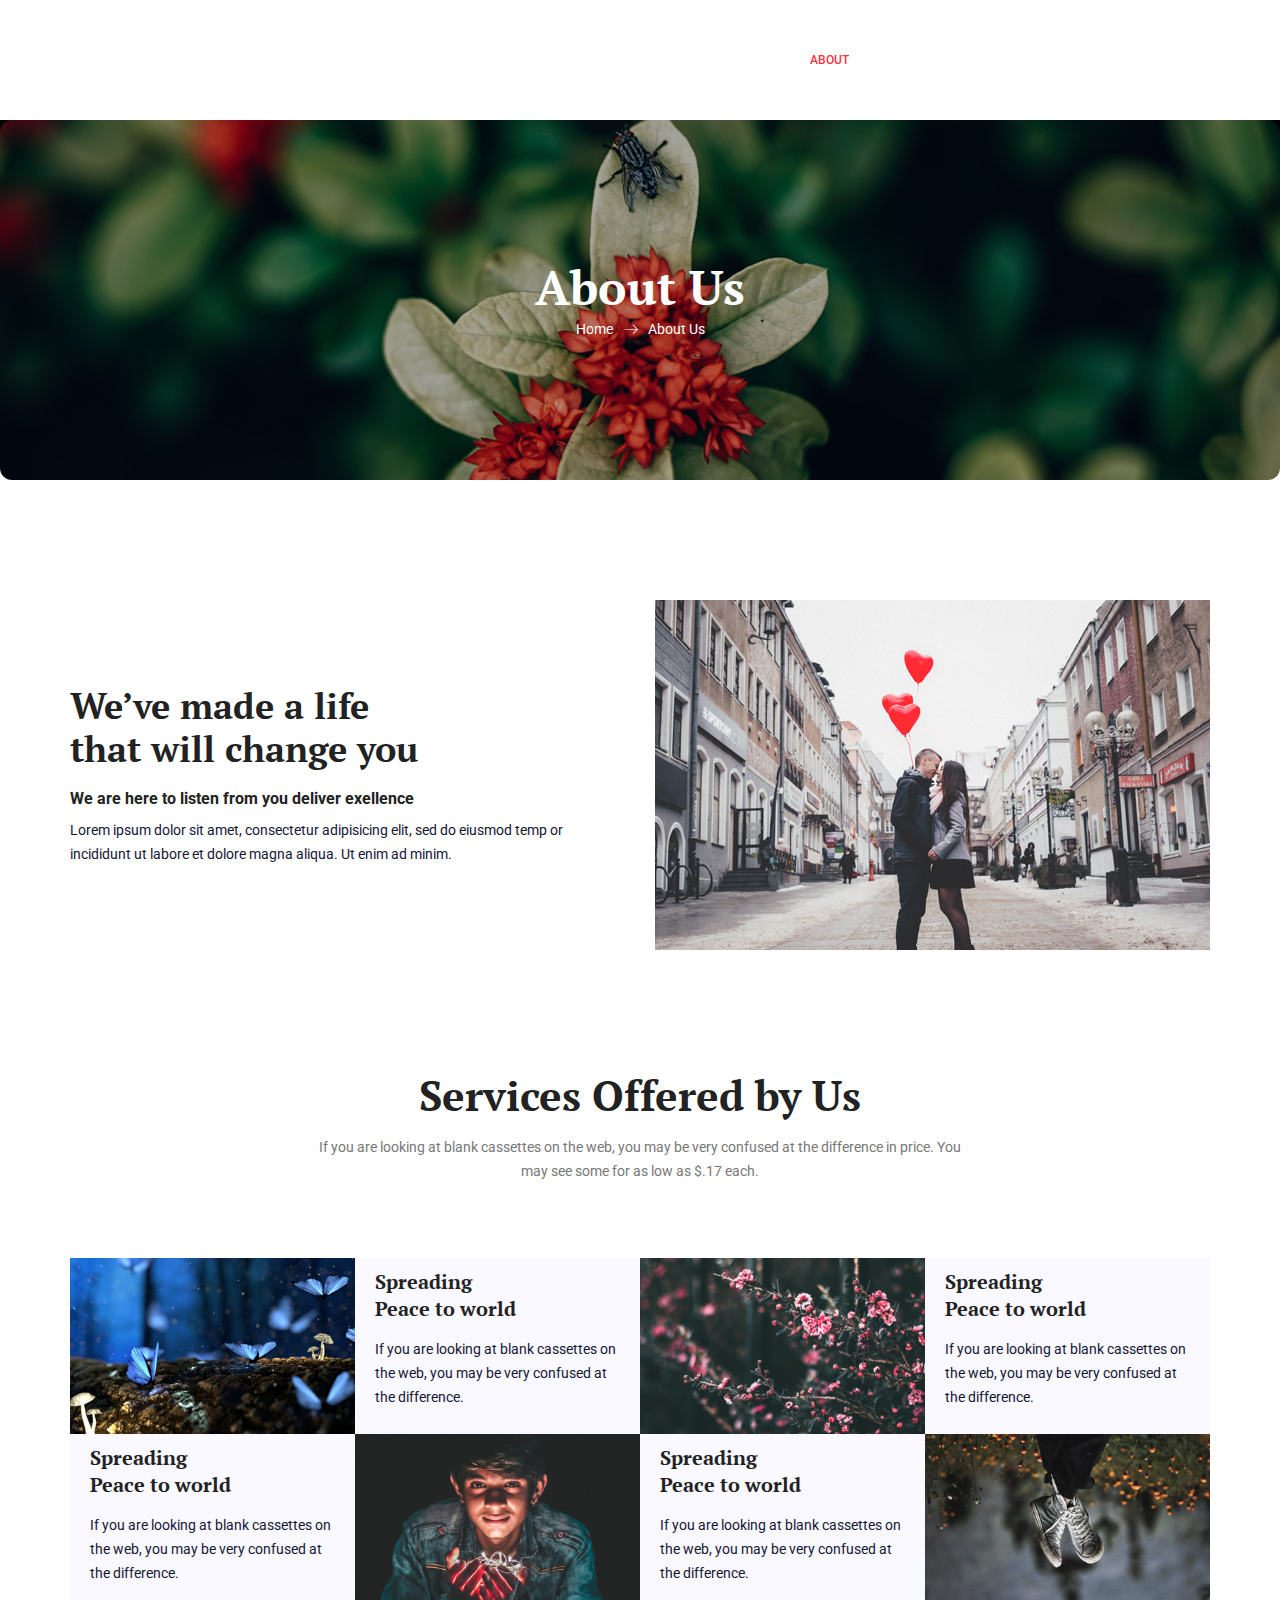
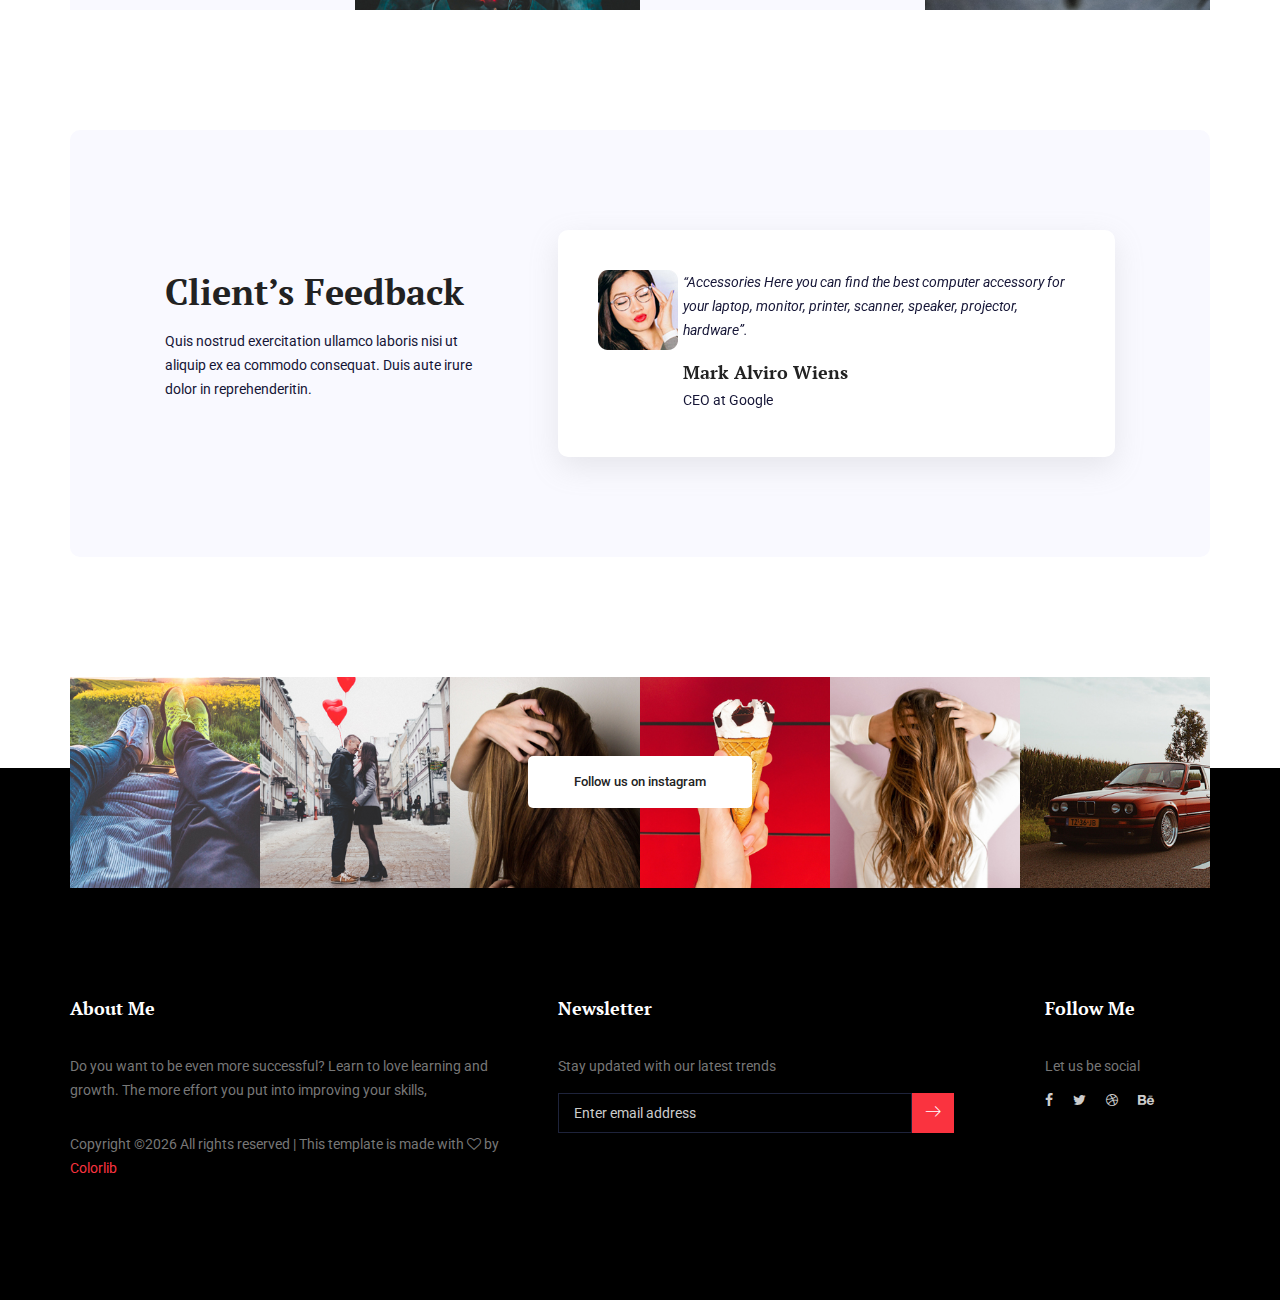
<file: about-us.html>
<!doctype html>
<html lang="en">
    <head>
        <!-- Required meta tags -->
        <meta charset="utf-8">
        <meta name="viewport" content="width=device-width, initial-scale=1, shrink-to-fit=no">
        <link rel="icon" href="img/favicon.png" type="image/png">
        <title>Flash Photography</title>
        <!-- Bootstrap CSS -->
        <link rel="stylesheet" href="css/bootstrap.css">
        <link rel="stylesheet" href="vendors/linericon/style.css">
        <link rel="stylesheet" href="css/font-awesome.min.css">
        <link rel="stylesheet" href="vendors/owl-carousel/owl.carousel.min.css">
        <link rel="stylesheet" href="vendors/lightbox/simpleLightbox.css">
        <link rel="stylesheet" href="vendors/nice-select/css/nice-select.css">
        <link rel="stylesheet" href="vendors/animate-css/animate.css">
        <link rel="stylesheet" href="vendors/popup/magnific-popup.css">
        <!-- main css -->
        <link rel="stylesheet" href="css/style.css">
        <link rel="stylesheet" href="css/responsive.css">
    </head>
    <body>
        
        <!--================Header Menu Area =================-->
        <header class="header_area">
            <div class="main_menu">
            	<nav class="navbar navbar-expand-lg navbar-light">
					<div class="container">
						<!-- Brand and toggle get grouped for better mobile display -->
						<a class="navbar-brand logo_h" href="index.html"><img src="img/logo.png" alt=""></a>
						<button class="navbar-toggler" type="button" data-toggle="collapse" data-target="#navbarSupportedContent" aria-controls="navbarSupportedContent" aria-expanded="false" aria-label="Toggle navigation">
							<span class="icon-bar"></span>
							<span class="icon-bar"></span>
							<span class="icon-bar"></span>
						</button>
						<!-- Collect the nav links, forms, and other content for toggling -->
						<div class="collapse navbar-collapse offset" id="navbarSupportedContent">
							<ul class="nav navbar-nav menu_nav ml-auto">
								<li class="nav-item"><a class="nav-link" href="index.html">Home</a></li> 
								<li class="nav-item active"><a class="nav-link" href="about-us.html">About</a></li> 
								<li class="nav-item submenu dropdown">
									<a href="#" class="nav-link dropdown-toggle" data-toggle="dropdown" role="button" aria-haspopup="true" aria-expanded="false">Projects</a>
									<ul class="dropdown-menu">
										<li class="nav-item"><a class="nav-link" href="projects.html">Projects</a>
										<li class="nav-item"><a class="nav-link" href="project-details.html">Project Details</a></li>
									</ul>
								</li> 
								<li class="nav-item submenu dropdown">
									<a href="#" class="nav-link dropdown-toggle" data-toggle="dropdown" role="button" aria-haspopup="true" aria-expanded="false">Pages</a>
									<ul class="dropdown-menu">
										<li class="nav-item"><a class="nav-link" href="elements.html">Elements</a></li>
									</ul>
								</li> 
								<li class="nav-item submenu dropdown">
									<a href="#" class="nav-link dropdown-toggle" data-toggle="dropdown" role="button" aria-haspopup="true" aria-expanded="false">Blog</a>
									<ul class="dropdown-menu">
										<li class="nav-item"><a class="nav-link" href="blog.html">Blog</a></li>
										<li class="nav-item"><a class="nav-link" href="single-blog.html">Blog Details</a></li>
									</ul>
								</li> 
								<li class="nav-item"><a class="nav-link" href="contact.html">Contact</a></li>
							</ul>
						</div> 
					</div>
            	</nav>
            </div>
        </header>
        <!--================Header Menu Area =================-->
        
        <!--================Home Banner Area =================-->
        <section class="banner_area">
            <div class="box_1620">
				<div class="banner_inner d-flex align-items-center">
					<div class="container">
						<div class="banner_content text-center">
							<h2>About Us</h2>
							<div class="page_link">
								<a href="index.html">Home</a>
								<a href="about-us.html">About Us</a>
							</div>
						</div>
					</div>
				</div>
            </div>
        </section>
        <!--================End Home Banner Area =================-->
        
        <!--================About Area =================-->
        <section class="about_area pad_top">
        	<div class="container">
        		<div class="about_inner row">
        			<div class="col-lg-6">
        				<div class="about_text">
        					<h3>We’ve made a life <br />that will change you</h3>
        					<h5>We are here to listen from you deliver exellence</h5>
        					<p>Lorem ipsum dolor sit amet, consectetur adipisicing elit, sed do eiusmod temp or incididunt ut labore et dolore magna aliqua. Ut enim ad minim.</p>
        				</div>
        			</div>
        			<div class="col-lg-6">
        				<div class="about_img"><img class="img-fluid" src="img/about-1.jpg" alt=""></div>
        			</div>
        		</div>
        	</div>
        </section>
        <!--================End About Area =================-->
        
        <!--================Service Area =================-->
        <section class="service_area p_120">
        	<div class="container box_1620">
        		<div class="main_title">
        			<h2>Services Offered by Us</h2>
        			<p>If you are looking at blank cassettes on the web, you may be very confused at the difference in price. You may see some for as low as $.17 each.</p>
        		</div>
        		<div class="row m0 service_inner">
        			<div class="col-lg-3 col-md-6 p0">
        				<div class="service_img">
        					<img class="img-fluid" src="img/service/service-1.jpg" alt="">
        				</div>
        			</div>
        			<div class="col-lg-3 col-md-6 p0">
        				<div class="service_text">
        					<h4>Spreading <br />Peace to world</h4>
        					<p>If you are looking at blank cassettes on the web, you may be very confused at the difference.</p>
        				</div>
        			</div>
        			<div class="col-lg-3 col-md-6 p0">
        				<div class="service_img">
        					<img class="img-fluid" src="img/service/service-2.jpg" alt="">
        				</div>
        			</div>
        			<div class="col-lg-3 col-md-6 p0">
        				<div class="service_text">
        					<h4>Spreading <br />Peace to world</h4>
        					<p>If you are looking at blank cassettes on the web, you may be very confused at the difference.</p>
        				</div>
        			</div>
        			<div class="col-lg-3 col-md-6 p0">
        				<div class="service_text">
        					<h4>Spreading <br />Peace to world</h4>
        					<p>If you are looking at blank cassettes on the web, you may be very confused at the difference.</p>
        				</div>
        			</div>
        			<div class="col-lg-3 col-md-6 p0">
        				<div class="service_img">
        					<img class="img-fluid" src="img/service/service-3.jpg" alt="">
        				</div>
        			</div>
        			<div class="col-lg-3 col-md-6 p0">
        				<div class="service_text">
        					<h4>Spreading <br />Peace to world</h4>
        					<p>If you are looking at blank cassettes on the web, you may be very confused at the difference.</p>
        				</div>
        			</div>
        			<div class="col-lg-3 col-md-6 p0">
        				<div class="service_img">
        					<img class="img-fluid" src="img/service/service-4.jpg" alt="">
        				</div>
        			</div>
        		</div>
        	</div>
        </section>
        <!--================End Service Area =================-->
        
        <!--================Feedback Area =================-->
        <section class="feedback_area pad_bt">
        	<div class="container">
        		<div class="feedback_inner p_100">
        			<div class="row">
        				<div class="col-lg-5">
        					<div class="feedback_text">
        						<h3>Client’s Feedback</h3>
        						<p>Quis nostrud exercitation ullamco laboris nisi ut aliquip ex ea commodo consequat. Duis aute irure dolor in reprehenderitin.</p>
        					</div>
        				</div>
        				<div class="col-lg-7">
							<div class="testi_slider_inner">
								<div class="testi_slider owl-carousel">
									<div class="item">
										<div class="media">
											<div class="d-flex">
												<img src="img/testimonials/testi-1.jpg" alt="">
											</div>
											<div class="media-body">
												<p>“Accessories Here you can find the best computer accessory for your laptop, monitor, printer, scanner, speaker, projector, hardware”.</p>
												<h4>Mark Alviro Wiens</h4>
												<h5>CEO at Google</h5>
											</div>
										</div>
									</div>
									<div class="item">
										<div class="media">
											<div class="d-flex">
												<img src="img/testimonials/testi-1.jpg" alt="">
											</div>
											<div class="media-body">
												<p>“Accessories Here you can find the best computer accessory for your laptop, monitor, printer, scanner, speaker, projector, hardware”.</p>
												<h4>Mark Alviro Wiens</h4>
												<h5>CEO at Google</h5>
											</div>
										</div>
									</div>
									<div class="item">
										<div class="media">
											<div class="d-flex">
												<img src="img/testimonials/testi-1.jpg" alt="">
											</div>
											<div class="media-body">
												<p>“Accessories Here you can find the best computer accessory for your laptop, monitor, printer, scanner, speaker, projector, hardware”.</p>
												<h4>Mark Alviro Wiens</h4>
												<h5>CEO at Google</h5>
											</div>
										</div>
									</div>
								</div>
							</div>
        				</div>
        			</div>
        		</div>
        	</div>
        </section>
        <!--================End Feedback Area =================-->
        
        <!--================Instagram Area =================-->
        <section class="instagram_area">
        	<div class="container box_1620">
        		<div class="insta_btn">
        			<a class="btn theme_btn" href="#">Follow us on instagram</a>
        		</div>
        		<div class="instagram_image row m0">
        			<a href="#"><img src="img/instagram/ins-1.jpg" alt=""></a>
        			<a href="#"><img src="img/instagram/ins-2.jpg" alt=""></a>
        			<a href="#"><img src="img/instagram/ins-3.jpg" alt=""></a>
        			<a href="#"><img src="img/instagram/ins-4.jpg" alt=""></a>
        			<a href="#"><img src="img/instagram/ins-5.jpg" alt=""></a>
        			<a href="#"><img src="img/instagram/ins-6.jpg" alt=""></a>
        		</div>
        	</div>
        </section>
        <!--================End Instagram Area =================-->
        
        <!--================Footer Area =================-->
        <footer class="footer_area">
        	<div class="container">
        		<div class="row footer_inner">
        			<div class="col-lg-5 col-sm-6">
        				<aside class="f_widget ab_widget">
        					<div class="f_title">
        						<h3>About Me</h3>
        					</div>
        					<p>Do you want to be even more successful? Learn to love learning and growth. The more effort you put into improving your skills,</p>
        					<p><!-- Link back to Colorlib can't be removed. Template is licensed under CC BY 3.0. -->
Copyright &copy;<script>document.write(new Date().getFullYear());</script> All rights reserved | This template is made with <i class="fa fa-heart-o" aria-hidden="true"></i> by <a href="https://colorlib.com" target="_blank">Colorlib</a>
<!-- Link back to Colorlib can't be removed. Template is licensed under CC BY 3.0. -->
</p>
        				</aside>
        			</div>
        			<div class="col-lg-5 col-sm-6">
        				<aside class="f_widget news_widget">
        					<div class="f_title">
        						<h3>Newsletter</h3>
        					</div>
        					<p>Stay updated with our latest trends</p>
        					<div id="mc_embed_signup">
                                <form target="_blank" action="https://spondonit.us12.list-manage.com/subscribe/post?u=1462626880ade1ac87bd9c93a&amp;id=92a4423d01" method="get" class="subscribe_form relative">
                                	<div class="input-group d-flex flex-row">
                                        <input name="EMAIL" placeholder="Enter email address" onfocus="this.placeholder = ''" onblur="this.placeholder = 'Email Address '" required="" type="email">
                                        <button class="btn sub-btn"><span class="lnr lnr-arrow-right"></span></button>		
                                    </div>				
                                    <div class="mt-10 info"></div>
                                </form>
                            </div>
        				</aside>
        			</div>
        			<div class="col-lg-2">
        				<aside class="f_widget social_widget">
        					<div class="f_title">
        						<h3>Follow Me</h3>
        					</div>
        					<p>Let us be social</p>
        					<ul class="list">
        						<li><a href="#"><i class="fa fa-facebook"></i></a></li>
        						<li><a href="#"><i class="fa fa-twitter"></i></a></li>
        						<li><a href="#"><i class="fa fa-dribbble"></i></a></li>
        						<li><a href="#"><i class="fa fa-behance"></i></a></li>
        					</ul>
        				</aside>
        			</div>
        		</div>
        	</div>
        </footer>
        <!--================End Footer Area =================-->
        
        
        
        
        
        
        <!-- Optional JavaScript -->
        <!-- jQuery first, then Popper.js, then Bootstrap JS -->
        <script src="js/jquery-3.3.1.min.js"></script>
        <script src="js/popper.js"></script>
        <script src="js/bootstrap.min.js"></script>
        <script src="js/stellar.js"></script>
        <script src="vendors/lightbox/simpleLightbox.min.js"></script>
        <script src="vendors/nice-select/js/jquery.nice-select.min.js"></script>
        <script src="vendors/isotope/imagesloaded.pkgd.min.js"></script>
        <script src="vendors/isotope/isotope.pkgd.min.js"></script>
        <script src="vendors/owl-carousel/owl.carousel.min.js"></script>
        <script src="vendors/popup/jquery.magnific-popup.min.js"></script>
        <script src="js/jquery.ajaxchimp.min.js"></script>
        <script src="vendors/counter-up/jquery.waypoints.min.js"></script>
        <script src="vendors/counter-up/jquery.counterup.js"></script>
        <script src="js/mail-script.js"></script>
        <script src="js/theme.js"></script>
    </body>
</html>
</file>
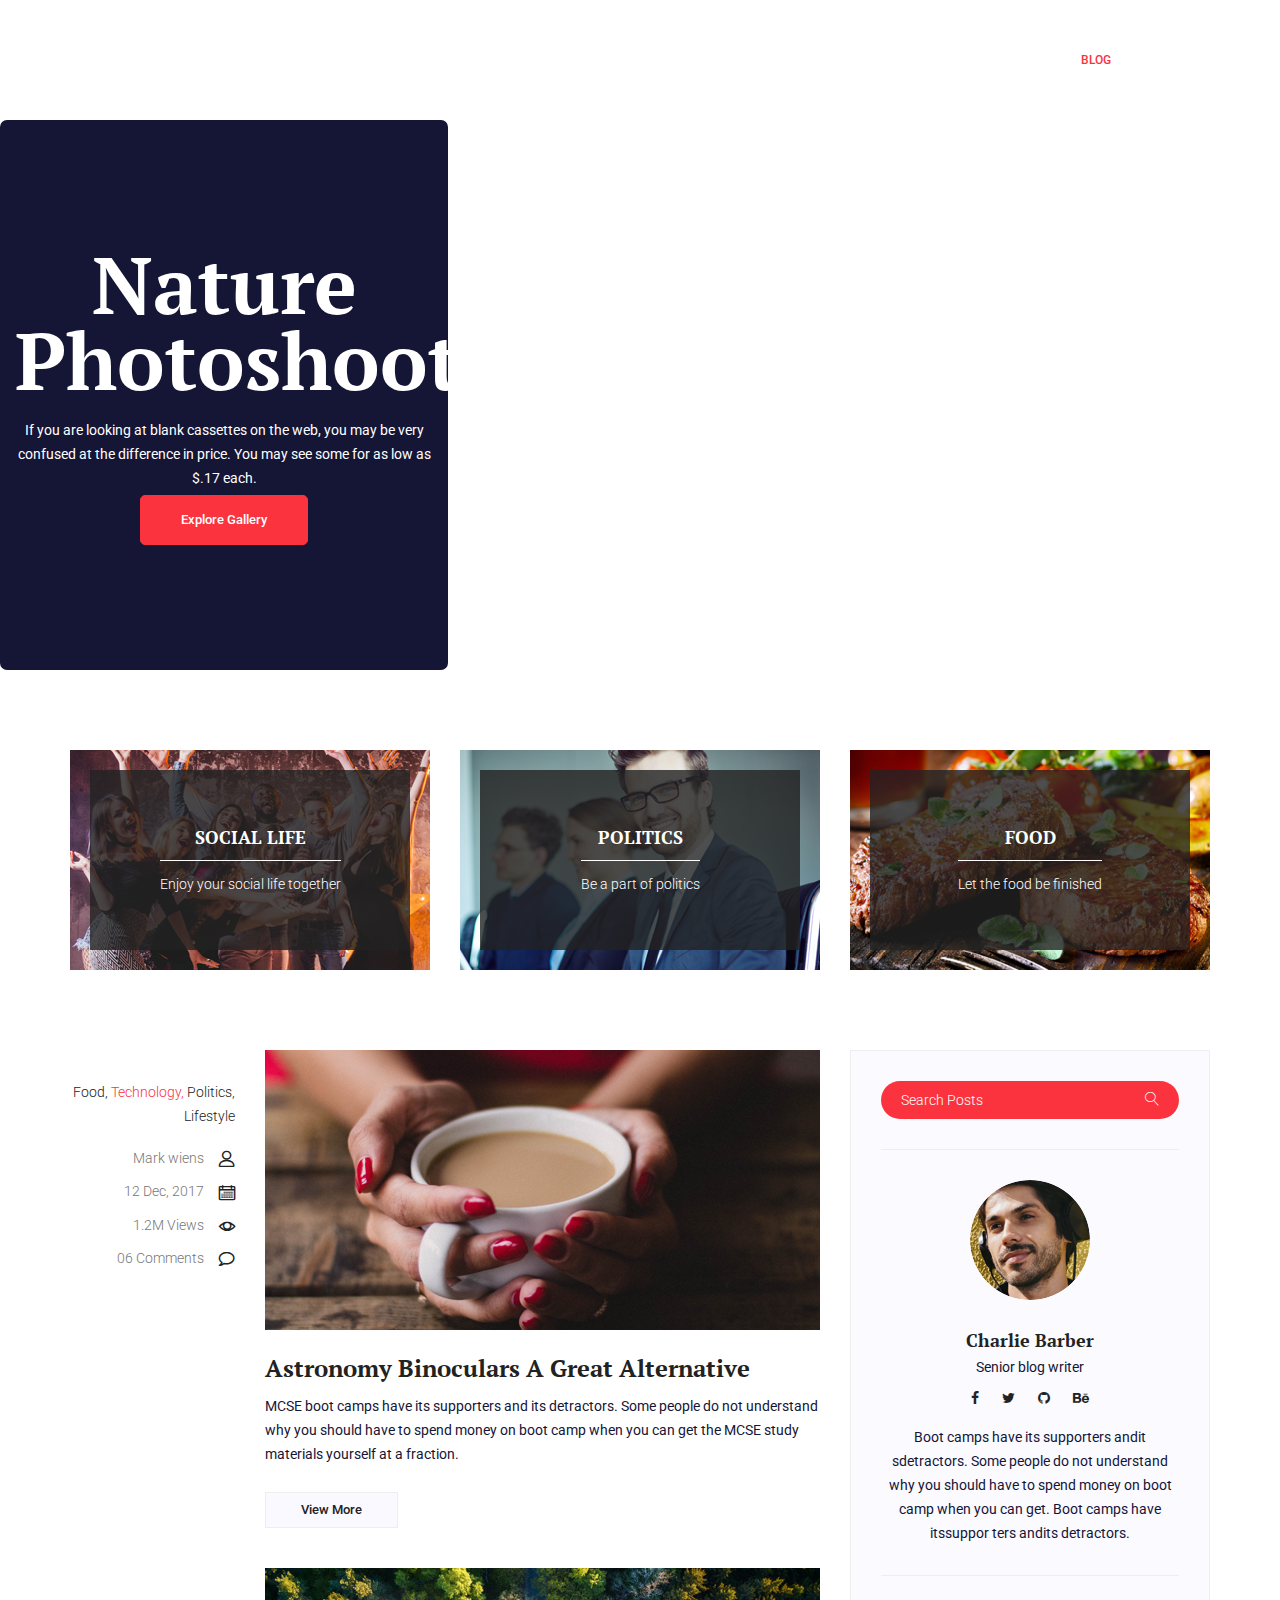
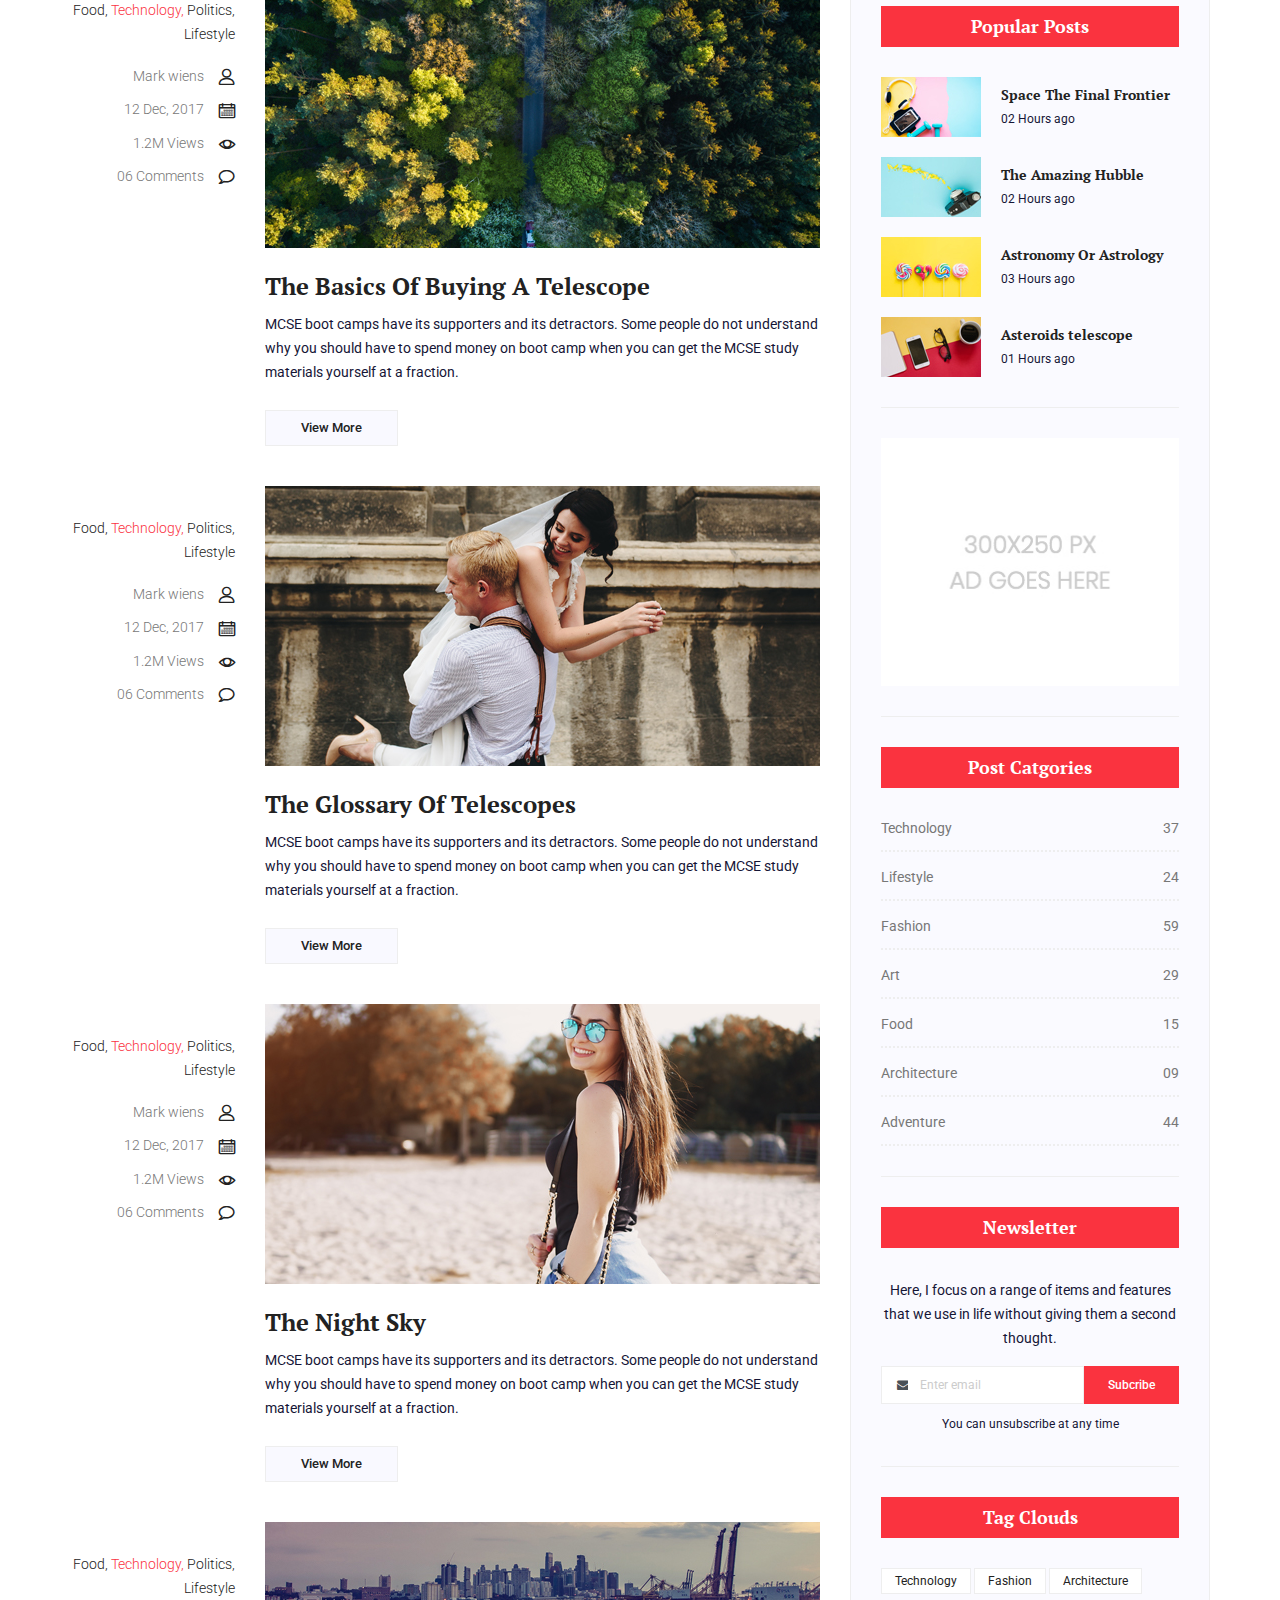
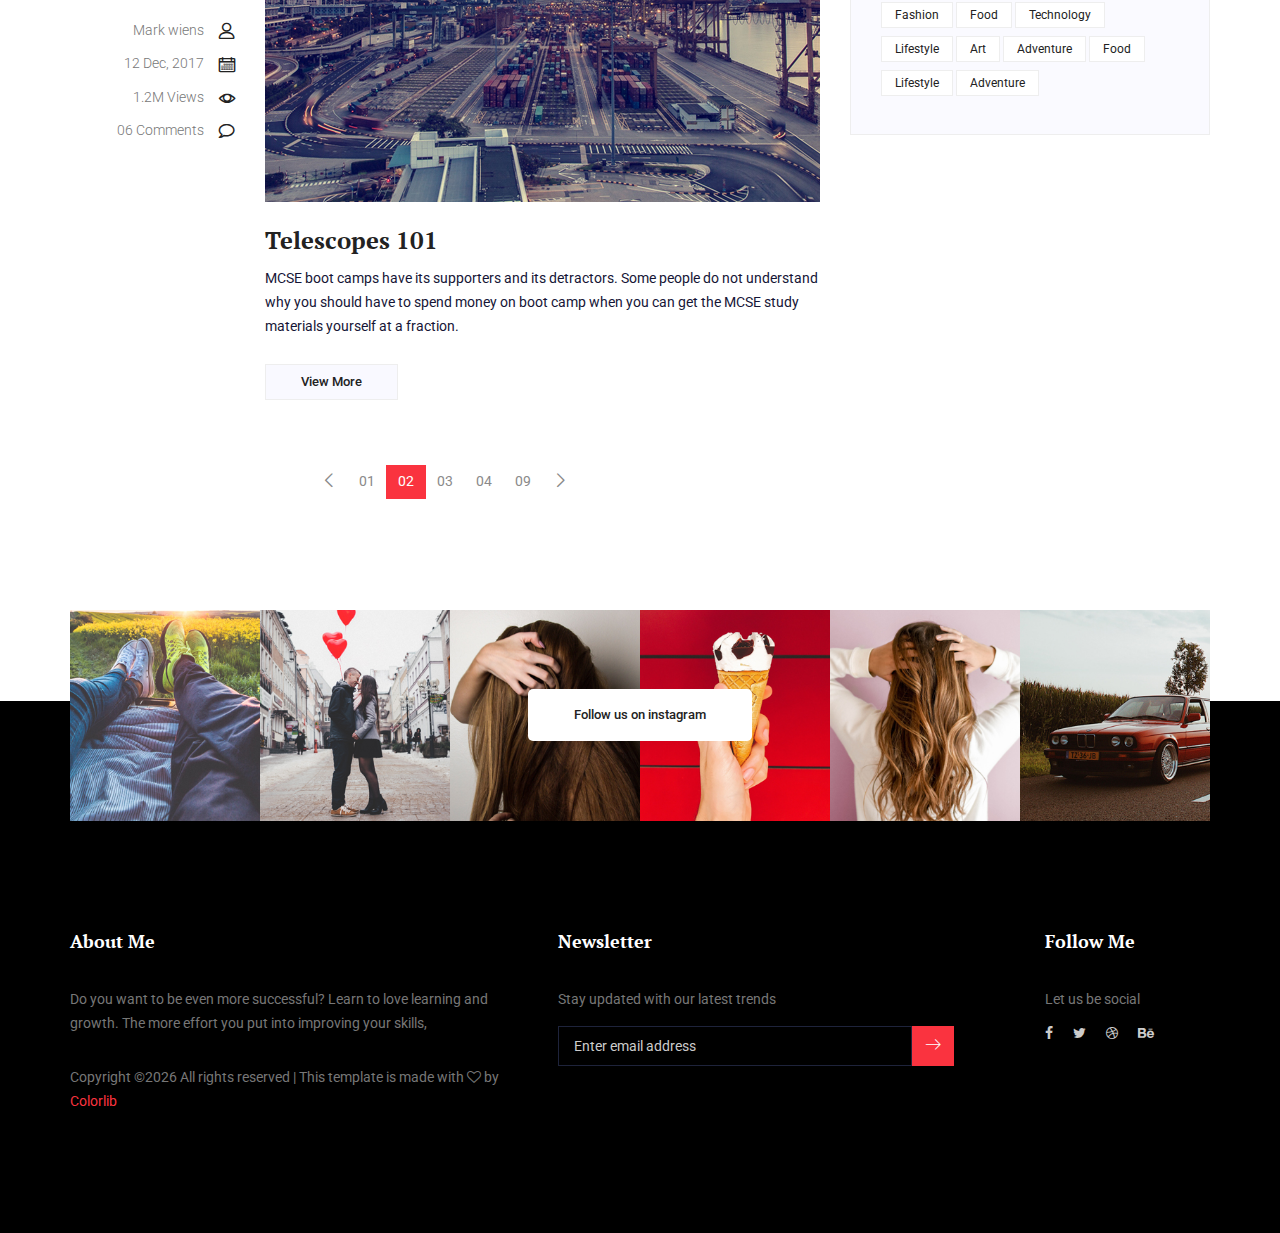
<file: blog.html>
<!doctype html>
<html lang="en">
    <head>
        <!-- Required meta tags -->
        <meta charset="utf-8">
        <meta name="viewport" content="width=device-width, initial-scale=1, shrink-to-fit=no">
        <link rel="icon" href="img/favicon.png" type="image/png">
        <title>Flash Photography</title>
        <!-- Bootstrap CSS -->
        <link rel="stylesheet" href="css/bootstrap.css">
        <link rel="stylesheet" href="vendors/linericon/style.css">
        <link rel="stylesheet" href="css/font-awesome.min.css">
        <link rel="stylesheet" href="vendors/owl-carousel/owl.carousel.min.css">
        <link rel="stylesheet" href="vendors/lightbox/simpleLightbox.css">
        <link rel="stylesheet" href="vendors/nice-select/css/nice-select.css">
        <link rel="stylesheet" href="vendors/animate-css/animate.css">
        <link rel="stylesheet" href="vendors/popup/magnific-popup.css">
        <!-- main css -->
        <link rel="stylesheet" href="css/style.css">
        <link rel="stylesheet" href="css/responsive.css">
    </head>
    <body>
        
        <!--================Header Menu Area =================-->
        <header class="header_area">
            <div class="main_menu">
            	<nav class="navbar navbar-expand-lg navbar-light">
					<div class="container">
						<!-- Brand and toggle get grouped for better mobile display -->
						<a class="navbar-brand logo_h" href="index.html"><img src="img/logo.png" alt=""></a>
						<button class="navbar-toggler" type="button" data-toggle="collapse" data-target="#navbarSupportedContent" aria-controls="navbarSupportedContent" aria-expanded="false" aria-label="Toggle navigation">
							<span class="icon-bar"></span>
							<span class="icon-bar"></span>
							<span class="icon-bar"></span>
						</button>
						<!-- Collect the nav links, forms, and other content for toggling -->
						<div class="collapse navbar-collapse offset" id="navbarSupportedContent">
							<ul class="nav navbar-nav menu_nav ml-auto">
								<li class="nav-item"><a class="nav-link" href="index.html">Home</a></li> 
								<li class="nav-item"><a class="nav-link" href="about-us.html">About</a></li> 
								<li class="nav-item submenu dropdown">
									<a href="#" class="nav-link dropdown-toggle" data-toggle="dropdown" role="button" aria-haspopup="true" aria-expanded="false">Projects</a>
									<ul class="dropdown-menu">
										<li class="nav-item"><a class="nav-link" href="projects.html">Projects</a>
										<li class="nav-item"><a class="nav-link" href="project-details.html">Project Details</a></li>
									</ul>
								</li> 
								<li class="nav-item submenu dropdown">
									<a href="#" class="nav-link dropdown-toggle" data-toggle="dropdown" role="button" aria-haspopup="true" aria-expanded="false">Pages</a>
									<ul class="dropdown-menu">
										<li class="nav-item"><a class="nav-link" href="elements.html">Elements</a></li>
									</ul>
								</li> 
								<li class="nav-item submenu dropdown active">
									<a href="#" class="nav-link dropdown-toggle" data-toggle="dropdown" role="button" aria-haspopup="true" aria-expanded="false">Blog</a>
									<ul class="dropdown-menu">
										<li class="nav-item"><a class="nav-link" href="blog.html">Blog</a></li>
										<li class="nav-item"><a class="nav-link" href="single-blog.html">Blog Details</a></li>
									</ul>
								</li> 
								<li class="nav-item"><a class="nav-link" href="contact.html">Contact</a></li>
							</ul>
						</div> 
					</div>
            	</nav>
            </div>
        </header>
        <!--================Header Menu Area =================-->
        
        <!--================Home Banner Area =================-->
        <section class="home_banner_area">
           	<div class="box_1620">
           		<div class="banner_inner d-flex align-items-center">
					<div class="container">
						<div class="banner_content text-center">
							<h3>Nature <br />Photoshoot</h3>
							<p>If you are looking at blank cassettes on the web, you may be very confused at the difference in price. You may see some for as low as $.17 each.</p>
							<a class="main_btn" href="#">Explore Gallery</a>
						</div>
					</div>
				</div>
            </div>
        </section>
        <!--================End Home Banner Area =================-->
        
        <!--================Blog Categorie Area =================-->
        <section class="blog_categorie_area">
            <div class="container">
                <div class="row">
                    <div class="col-lg-4">
                        <div class="categories_post">
                            <img src="img/blog/cat-post/cat-post-3.jpg" alt="post">
                            <div class="categories_details">
                                <div class="categories_text">
                                    <a href="blog-details.html"><h5>Social Life</h5></a>
                                    <div class="border_line"></div>
                                    <p>Enjoy your social life together</p>
                                </div>
                            </div>
                        </div>
                    </div>
                    <div class="col-lg-4">
                        <div class="categories_post">
                            <img src="img/blog/cat-post/cat-post-2.jpg" alt="post">
                            <div class="categories_details">
                                <div class="categories_text">
                                    <a href="blog-details.html"><h5>Politics</h5></a>
                                    <div class="border_line"></div>
                                    <p>Be a part of politics</p>
                                </div>
                            </div>
                        </div>
                    </div>
                    <div class="col-lg-4">
                        <div class="categories_post">
                            <img src="img/blog/cat-post/cat-post-1.jpg" alt="post">
                            <div class="categories_details">
                                <div class="categories_text">
                                    <a href="blog-details.html"><h5>Food</h5></a>
                                    <div class="border_line"></div>
                                    <p>Let the food be finished</p>
                                </div>
                            </div>
                        </div>
                    </div>
                </div>
            </div>
        </section>
        <!--================Blog Categorie Area =================-->
        
        <!--================Blog Area =================-->
        <section class="blog_area">
            <div class="container">
                <div class="row">
                    <div class="col-lg-8">
                        <div class="blog_left_sidebar">
                            <article class="row blog_item">
                               <div class="col-md-3">
                                   <div class="blog_info text-right">
                                        <div class="post_tag">
                                            <a href="#">Food,</a>
                                            <a class="active" href="#">Technology,</a>
                                            <a href="#">Politics,</a>
                                            <a href="#">Lifestyle</a>
                                        </div>
                                        <ul class="blog_meta list">
                                            <li><a href="#">Mark wiens<i class="lnr lnr-user"></i></a></li>
                                            <li><a href="#">12 Dec, 2017<i class="lnr lnr-calendar-full"></i></a></li>
                                            <li><a href="#">1.2M Views<i class="lnr lnr-eye"></i></a></li>
                                            <li><a href="#">06 Comments<i class="lnr lnr-bubble"></i></a></li>
                                        </ul>
                                    </div>
                               </div>
                                <div class="col-md-9">
                                    <div class="blog_post">
                                        <img src="img/blog/main-blog/m-blog-1.jpg" alt="">
                                        <div class="blog_details">
                                            <a href="single-blog.html"><h2>Astronomy Binoculars A Great Alternative</h2></a>
                                            <p>MCSE boot camps have its supporters and its detractors. Some people do not understand why you should have to spend money on boot camp when you can get the MCSE study materials yourself at a fraction.</p>
                                            <a href="single-blog.html" class="white_bg_btn">View More</a>
                                        </div>
                                    </div>
                                </div>
                            </article>
                            <article class="row blog_item">
                               <div class="col-md-3">
                                   <div class="blog_info text-right">
                                        <div class="post_tag">
                                            <a href="#">Food,</a>
                                            <a class="active" href="#">Technology,</a>
                                            <a href="#">Politics,</a>
                                            <a href="#">Lifestyle</a>
                                        </div>
                                        <ul class="blog_meta list">
                                            <li><a href="#">Mark wiens<i class="lnr lnr-user"></i></a></li>
                                            <li><a href="#">12 Dec, 2017<i class="lnr lnr-calendar-full"></i></a></li>
                                            <li><a href="#">1.2M Views<i class="lnr lnr-eye"></i></a></li>
                                            <li><a href="#">06 Comments<i class="lnr lnr-bubble"></i></a></li>
                                        </ul>
                                    </div>
                               </div>
                                <div class="col-md-9">
                                    <div class="blog_post">
                                        <img src="img/blog/main-blog/m-blog-2.jpg" alt="">
                                        <div class="blog_details">
                                            <a href="single-blog.html"><h2>The Basics Of Buying A Telescope</h2></a>
                                            <p>MCSE boot camps have its supporters and its detractors. Some people do not understand why you should have to spend money on boot camp when you can get the MCSE study materials yourself at a fraction.</p>
                                            <a href="single-blog.html" class="white_bg_btn">View More</a>
                                        </div>
                                    </div>
                                </div>
                            </article>
                            <article class="row blog_item">
                               <div class="col-md-3">
                                   <div class="blog_info text-right">
                                        <div class="post_tag">
                                            <a href="#">Food,</a>
                                            <a class="active" href="#">Technology,</a>
                                            <a href="#">Politics,</a>
                                            <a href="#">Lifestyle</a>
                                        </div>
                                        <ul class="blog_meta list">
                                            <li><a href="#">Mark wiens<i class="lnr lnr-user"></i></a></li>
                                            <li><a href="#">12 Dec, 2017<i class="lnr lnr-calendar-full"></i></a></li>
                                            <li><a href="#">1.2M Views<i class="lnr lnr-eye"></i></a></li>
                                            <li><a href="#">06 Comments<i class="lnr lnr-bubble"></i></a></li>
                                        </ul>
                                    </div>
                               </div>
                                <div class="col-md-9">
                                    <div class="blog_post">
                                        <img src="img/blog/main-blog/m-blog-3.jpg" alt="">
                                        <div class="blog_details">
                                            <a href="single-blog.html"><h2>The Glossary Of Telescopes</h2></a>
                                            <p>MCSE boot camps have its supporters and its detractors. Some people do not understand why you should have to spend money on boot camp when you can get the MCSE study materials yourself at a fraction.</p>
                                            <a href="single-blog.html" class="white_bg_btn">View More</a>
                                        </div>
                                    </div>
                                </div>
                            </article>
                            <article class="row blog_item">
                               <div class="col-md-3">
                                   <div class="blog_info text-right">
                                        <div class="post_tag">
                                            <a href="#">Food,</a>
                                            <a class="active" href="#">Technology,</a>
                                            <a href="#">Politics,</a>
                                            <a href="#">Lifestyle</a>
                                        </div>
                                        <ul class="blog_meta list">
                                            <li><a href="#">Mark wiens<i class="lnr lnr-user"></i></a></li>
                                            <li><a href="#">12 Dec, 2017<i class="lnr lnr-calendar-full"></i></a></li>
                                            <li><a href="#">1.2M Views<i class="lnr lnr-eye"></i></a></li>
                                            <li><a href="#">06 Comments<i class="lnr lnr-bubble"></i></a></li>
                                        </ul>
                                    </div>
                               </div>
                                <div class="col-md-9">
                                    <div class="blog_post">
                                        <img src="img/blog/main-blog/m-blog-4.jpg" alt="">
                                        <div class="blog_details">
                                            <a href="single-blog.html"><h2>The Night Sky</h2></a>
                                            <p>MCSE boot camps have its supporters and its detractors. Some people do not understand why you should have to spend money on boot camp when you can get the MCSE study materials yourself at a fraction.</p>
                                            <a href="single-blog.html" class="white_bg_btn">View More</a>
                                        </div>
                                    </div>
                                </div>
                            </article>
                            <article class="row blog_item">
                               <div class="col-md-3">
                                   <div class="blog_info text-right">
                                        <div class="post_tag">
                                            <a href="#">Food,</a>
                                            <a class="active" href="#">Technology,</a>
                                            <a href="#">Politics,</a>
                                            <a href="#">Lifestyle</a>
                                        </div>
                                        <ul class="blog_meta list">
                                            <li><a href="#">Mark wiens<i class="lnr lnr-user"></i></a></li>
                                            <li><a href="#">12 Dec, 2017<i class="lnr lnr-calendar-full"></i></a></li>
                                            <li><a href="#">1.2M Views<i class="lnr lnr-eye"></i></a></li>
                                            <li><a href="#">06 Comments<i class="lnr lnr-bubble"></i></a></li>
                                        </ul>
                                    </div>
                               </div>
                                <div class="col-md-9">
                                    <div class="blog_post">
                                        <img src="img/blog/main-blog/m-blog-5.jpg" alt="">
                                        <div class="blog_details">
                                            <a href="single-blog.html"><h2>Telescopes 101</h2></a>
                                            <p>MCSE boot camps have its supporters and its detractors. Some people do not understand why you should have to spend money on boot camp when you can get the MCSE study materials yourself at a fraction.</p>
                                            <a href="single-blog.html" class="white_bg_btn">View More</a>
                                        </div>
                                    </div>
                                </div>
                            </article>
                            <nav class="blog-pagination justify-content-center d-flex">
		                        <ul class="pagination">
		                            <li class="page-item">
		                                <a href="#" class="page-link" aria-label="Previous">
		                                    <span aria-hidden="true">
		                                        <span class="lnr lnr-chevron-left"></span>
		                                    </span>
		                                </a>
		                            </li>
		                            <li class="page-item"><a href="#" class="page-link">01</a></li>
		                            <li class="page-item active"><a href="#" class="page-link">02</a></li>
		                            <li class="page-item"><a href="#" class="page-link">03</a></li>
		                            <li class="page-item"><a href="#" class="page-link">04</a></li>
		                            <li class="page-item"><a href="#" class="page-link">09</a></li>
		                            <li class="page-item">
		                                <a href="#" class="page-link" aria-label="Next">
		                                    <span aria-hidden="true">
		                                        <span class="lnr lnr-chevron-right"></span>
		                                    </span>
		                                </a>
		                            </li>
		                        </ul>
		                    </nav>
                        </div>
                    </div>
                    <div class="col-lg-4">
                        <div class="blog_right_sidebar">
                            <aside class="single_sidebar_widget search_widget">
                                <div class="input-group">
                                    <input type="text" class="form-control" placeholder="Search Posts">
                                    <span class="input-group-btn">
                                        <button class="btn btn-default" type="button"><i class="lnr lnr-magnifier"></i></button>
                                    </span>
                                </div><!-- /input-group -->
                                <div class="br"></div>
                            </aside>
                            <aside class="single_sidebar_widget author_widget">
                                <img class="author_img rounded-circle" src="img/blog/author.png" alt="">
                                <h4>Charlie Barber</h4>
                                <p>Senior blog writer</p>
                                <div class="social_icon">
                                    <a href="#"><i class="fa fa-facebook"></i></a>
                                    <a href="#"><i class="fa fa-twitter"></i></a>
                                    <a href="#"><i class="fa fa-github"></i></a>
                                    <a href="#"><i class="fa fa-behance"></i></a>
                                </div>
                                <p>Boot camps have its supporters andit sdetractors. Some people do not understand why you should have to spend money on boot camp when you can get. Boot camps have itssuppor ters andits detractors.</p>
                                <div class="br"></div>
                            </aside>
                            <aside class="single_sidebar_widget popular_post_widget">
                                <h3 class="widget_title">Popular Posts</h3>
                                <div class="media post_item">
                                    <img src="img/blog/popular-post/post1.jpg" alt="post">
                                    <div class="media-body">
                                        <a href="blog-details.html"><h3>Space The Final Frontier</h3></a>
                                        <p>02 Hours ago</p>
                                    </div>
                                </div>
                                <div class="media post_item">
                                    <img src="img/blog/popular-post/post2.jpg" alt="post">
                                    <div class="media-body">
                                        <a href="blog-details.html"><h3>The Amazing Hubble</h3></a>
                                        <p>02 Hours ago</p>
                                    </div>
                                </div>
                                <div class="media post_item">
                                    <img src="img/blog/popular-post/post3.jpg" alt="post">
                                    <div class="media-body">
                                        <a href="blog-details.html"><h3>Astronomy Or Astrology</h3></a>
                                        <p>03 Hours ago</p>
                                    </div>
                                </div>
                                <div class="media post_item">
                                    <img src="img/blog/popular-post/post4.jpg" alt="post">
                                    <div class="media-body">
                                        <a href="blog-details.html"><h3>Asteroids telescope</h3></a>
                                        <p>01 Hours ago</p>
                                    </div>
                                </div>
                                <div class="br"></div>
                            </aside>
                            <aside class="single_sidebar_widget ads_widget">
                                <a href="#"><img class="img-fluid" src="img/blog/add.jpg" alt=""></a>
                                <div class="br"></div>
                            </aside>
                            <aside class="single_sidebar_widget post_category_widget">
                                <h4 class="widget_title">Post Catgories</h4>
                                <ul class="list cat-list">
                                    <li>
                                        <a href="#" class="d-flex justify-content-between">
                                            <p>Technology</p>
                                            <p>37</p>
                                        </a>
                                    </li>
                                    <li>
                                        <a href="#" class="d-flex justify-content-between">
                                            <p>Lifestyle</p>
                                            <p>24</p>
                                        </a>
                                    </li>
                                    <li>
                                        <a href="#" class="d-flex justify-content-between">
                                            <p>Fashion</p>
                                            <p>59</p>
                                        </a>
                                    </li>
                                    <li>
                                        <a href="#" class="d-flex justify-content-between">
                                            <p>Art</p>
                                            <p>29</p>
                                        </a>
                                    </li>
                                    <li>
                                        <a href="#" class="d-flex justify-content-between">
                                            <p>Food</p>
                                            <p>15</p>
                                        </a>
                                    </li>
                                    <li>
                                        <a href="#" class="d-flex justify-content-between">
                                            <p>Architecture</p>
                                            <p>09</p>
                                        </a>
                                    </li>
                                    <li>
                                        <a href="#" class="d-flex justify-content-between">
                                            <p>Adventure</p>
                                            <p>44</p>
                                        </a>
                                    </li>															
                                </ul>
                                <div class="br"></div>
                            </aside>
                            <aside class="single-sidebar-widget newsletter_widget">
                                <h4 class="widget_title">Newsletter</h4>
                                <p>
                                Here, I focus on a range of items and features that we use in life without
                                giving them a second thought.
                                </p>
                                <div class="form-group d-flex flex-row">
                                    <div class="input-group">
                                        <div class="input-group-prepend">
                                            <div class="input-group-text"><i class="fa fa-envelope" aria-hidden="true"></i></div>
                                        </div>
                                        <input type="text" class="form-control" id="inlineFormInputGroup" placeholder="Enter email" onfocus="this.placeholder = ''" onblur="this.placeholder = 'Enter email'">
                                    </div>
                                    <a href="#" class="bbtns">Subcribe</a>
                                </div>	
                                <p class="text-bottom">You can unsubscribe at any time</p>	
                                <div class="br"></div>							
                            </aside>
                            <aside class="single-sidebar-widget tag_cloud_widget">
                                <h4 class="widget_title">Tag Clouds</h4>
                                <ul class="list">
                                    <li><a href="#">Technology</a></li>
                                    <li><a href="#">Fashion</a></li>
                                    <li><a href="#">Architecture</a></li>
                                    <li><a href="#">Fashion</a></li>
                                    <li><a href="#">Food</a></li>
                                    <li><a href="#">Technology</a></li>
                                    <li><a href="#">Lifestyle</a></li>
                                    <li><a href="#">Art</a></li>
                                    <li><a href="#">Adventure</a></li>
                                    <li><a href="#">Food</a></li>
                                    <li><a href="#">Lifestyle</a></li>
                                    <li><a href="#">Adventure</a></li>
                                </ul>
                            </aside>
                        </div>
                    </div>
                </div>
            </div>
        </section>
        <!--================Blog Area =================-->
        
        <!--================Instagram Area =================-->
        <section class="instagram_area">
        	<div class="container box_1620">
        		<div class="insta_btn">
        			<a class="btn theme_btn" href="#">Follow us on instagram</a>
        		</div>
        		<div class="instagram_image row m0">
        			<a href="#"><img src="img/instagram/ins-1.jpg" alt=""></a>
        			<a href="#"><img src="img/instagram/ins-2.jpg" alt=""></a>
        			<a href="#"><img src="img/instagram/ins-3.jpg" alt=""></a>
        			<a href="#"><img src="img/instagram/ins-4.jpg" alt=""></a>
        			<a href="#"><img src="img/instagram/ins-5.jpg" alt=""></a>
        			<a href="#"><img src="img/instagram/ins-6.jpg" alt=""></a>
        		</div>
        	</div>
        </section>
        <!--================End Instagram Area =================-->
        
        <!--================Footer Area =================-->
        <footer class="footer_area">
        	<div class="container">
        		<div class="row footer_inner">
        			<div class="col-lg-5 col-sm-6">
        				<aside class="f_widget ab_widget">
        					<div class="f_title">
        						<h3>About Me</h3>
        					</div>
        					<p>Do you want to be even more successful? Learn to love learning and growth. The more effort you put into improving your skills,</p>
        					<p><!-- Link back to Colorlib can't be removed. Template is licensed under CC BY 3.0. -->
Copyright &copy;<script>document.write(new Date().getFullYear());</script> All rights reserved | This template is made with <i class="fa fa-heart-o" aria-hidden="true"></i> by <a href="https://colorlib.com" target="_blank">Colorlib</a>
<!-- Link back to Colorlib can't be removed. Template is licensed under CC BY 3.0. -->
</p>
        				</aside>
        			</div>
        			<div class="col-lg-5 col-sm-6">
        				<aside class="f_widget news_widget">
        					<div class="f_title">
        						<h3>Newsletter</h3>
        					</div>
        					<p>Stay updated with our latest trends</p>
        					<div id="mc_embed_signup">
                                <form target="_blank" action="https://spondonit.us12.list-manage.com/subscribe/post?u=1462626880ade1ac87bd9c93a&amp;id=92a4423d01" method="get" class="subscribe_form relative">
                                	<div class="input-group d-flex flex-row">
                                        <input name="EMAIL" placeholder="Enter email address" onfocus="this.placeholder = ''" onblur="this.placeholder = 'Email Address '" required="" type="email">
                                        <button class="btn sub-btn"><span class="lnr lnr-arrow-right"></span></button>		
                                    </div>				
                                    <div class="mt-10 info"></div>
                                </form>
                            </div>
        				</aside>
        			</div>
        			<div class="col-lg-2">
        				<aside class="f_widget social_widget">
        					<div class="f_title">
        						<h3>Follow Me</h3>
        					</div>
        					<p>Let us be social</p>
        					<ul class="list">
        						<li><a href="#"><i class="fa fa-facebook"></i></a></li>
        						<li><a href="#"><i class="fa fa-twitter"></i></a></li>
        						<li><a href="#"><i class="fa fa-dribbble"></i></a></li>
        						<li><a href="#"><i class="fa fa-behance"></i></a></li>
        					</ul>
        				</aside>
        			</div>
        		</div>
        	</div>
        </footer>
        <!--================End Footer Area =================-->
        
        
        
        
        <!-- Optional JavaScript -->
        <!-- jQuery first, then Popper.js, then Bootstrap JS -->
        <script src="js/jquery-3.3.1.min.js"></script>
        <script src="js/popper.js"></script>
        <script src="js/bootstrap.min.js"></script>
        <script src="js/stellar.js"></script>
        <script src="vendors/lightbox/simpleLightbox.min.js"></script>
        <script src="vendors/nice-select/js/jquery.nice-select.min.js"></script>
        <script src="vendors/isotope/imagesloaded.pkgd.min.js"></script>
        <script src="vendors/isotope/isotope.pkgd.min.js"></script>
        <script src="vendors/owl-carousel/owl.carousel.min.js"></script>
        <script src="vendors/jquery-ui/jquery-ui.js"></script>
        <script src="js/jquery.ajaxchimp.min.js"></script>
        <script src="vendors/popup/jquery.magnific-popup.min.js"></script>
        <script src="js/mail-script.js"></script>
        <script src="vendors/counter-up/jquery.waypoints.min.js"></script>
        <script src="vendors/counter-up/jquery.counterup.js"></script>
        <script src="js/theme.js"></script>
    </body>
</html>
</file>
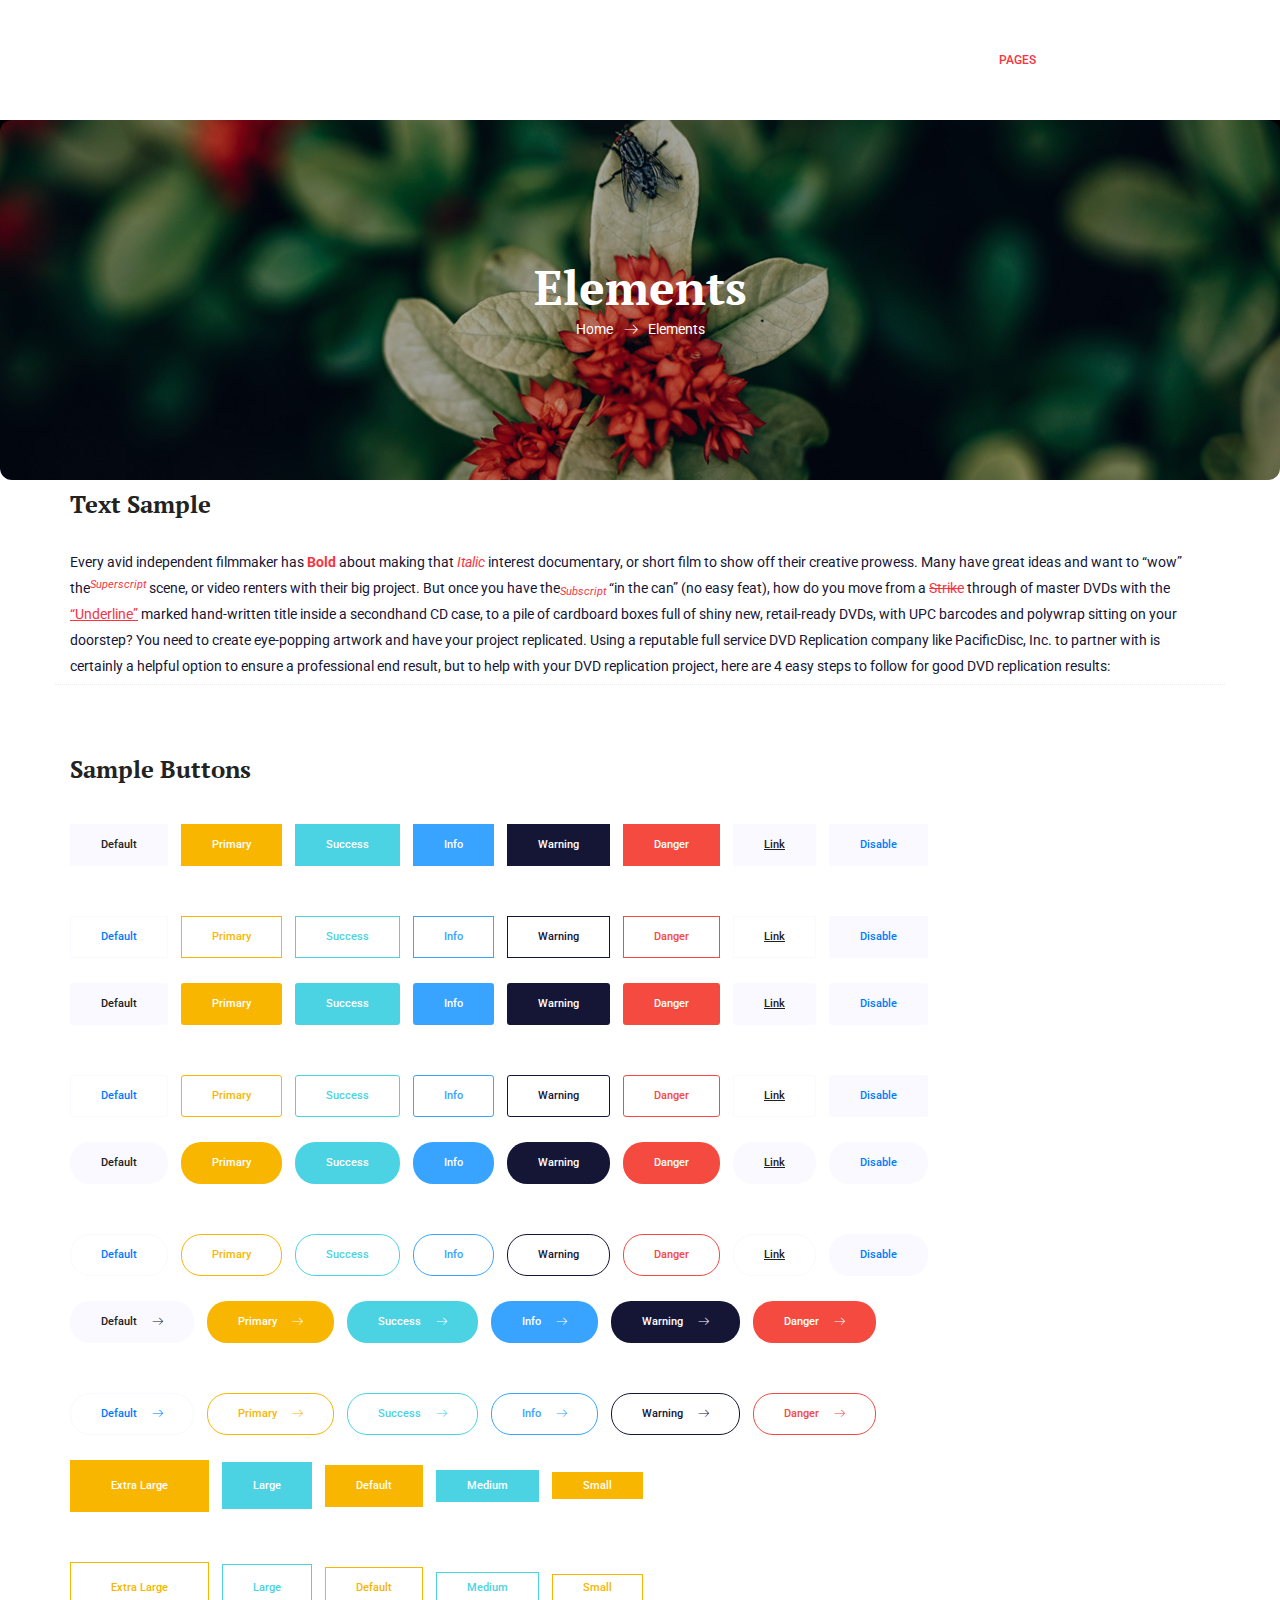
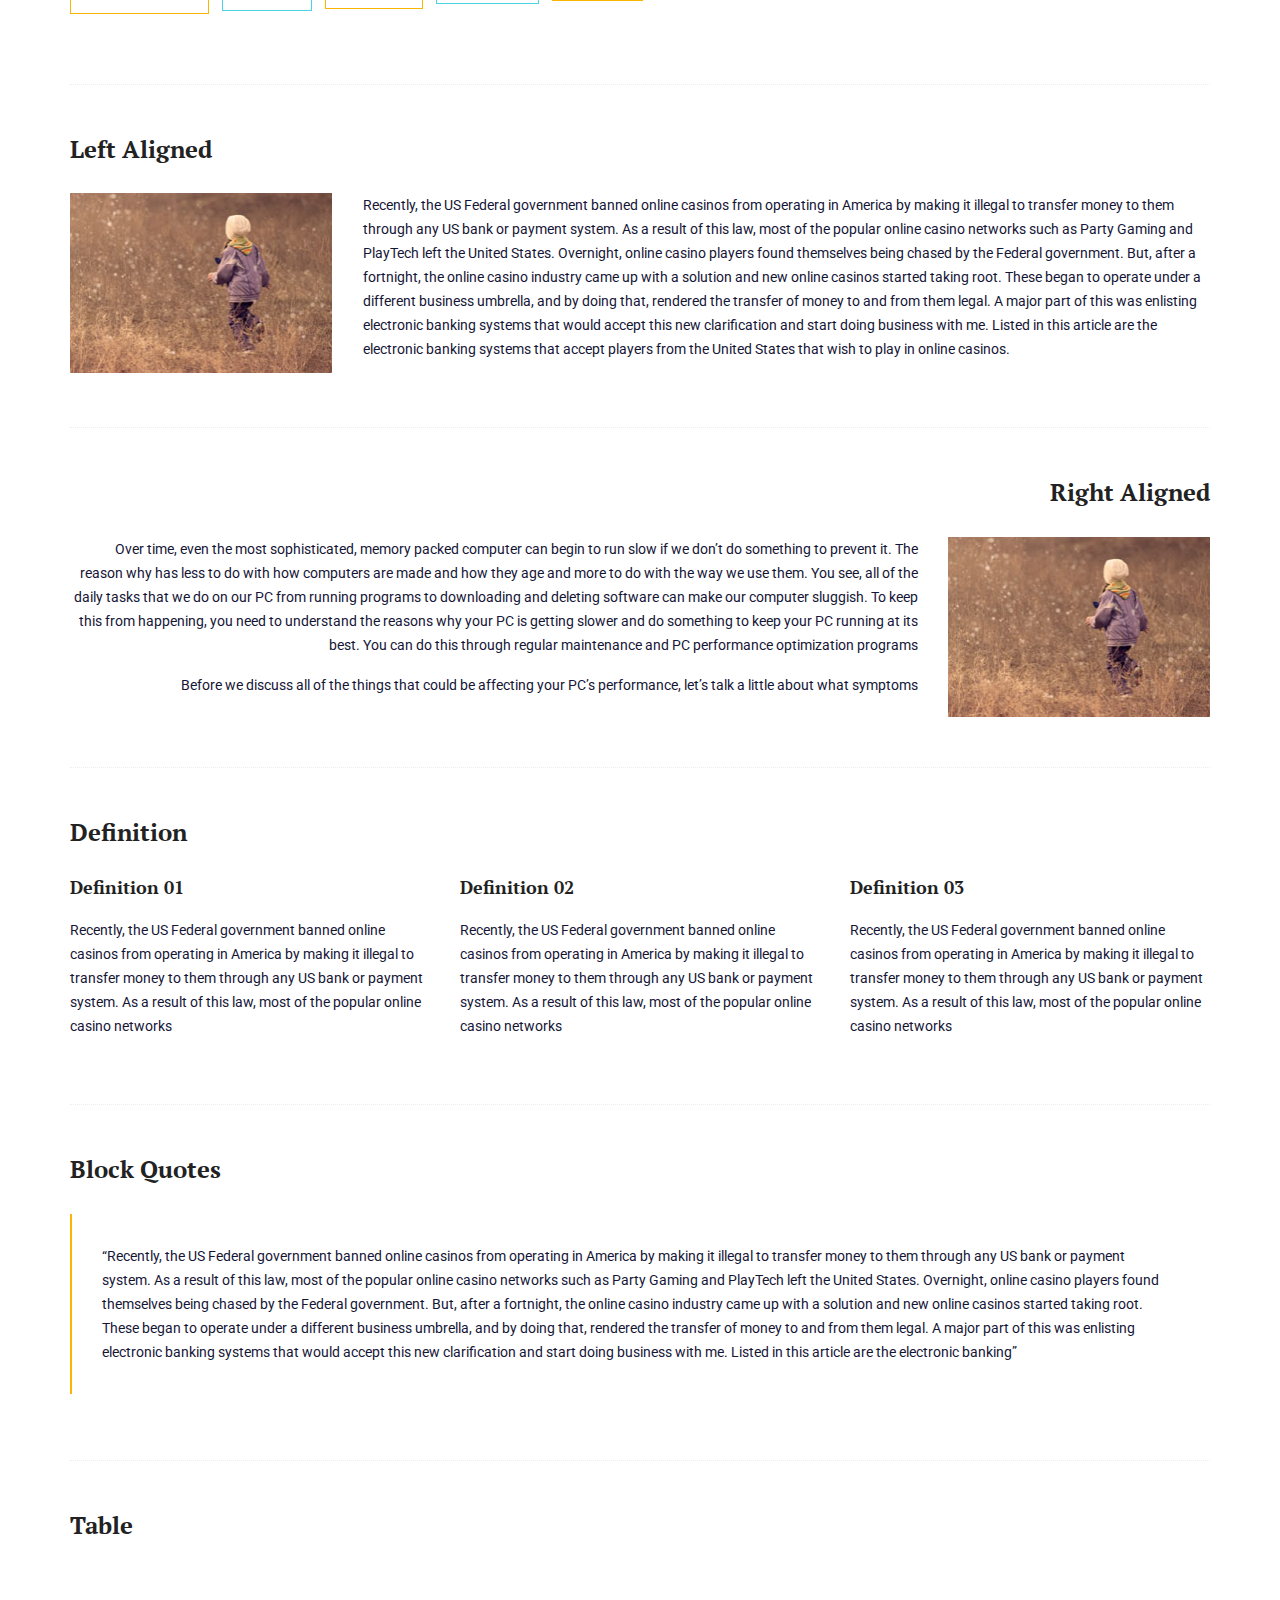
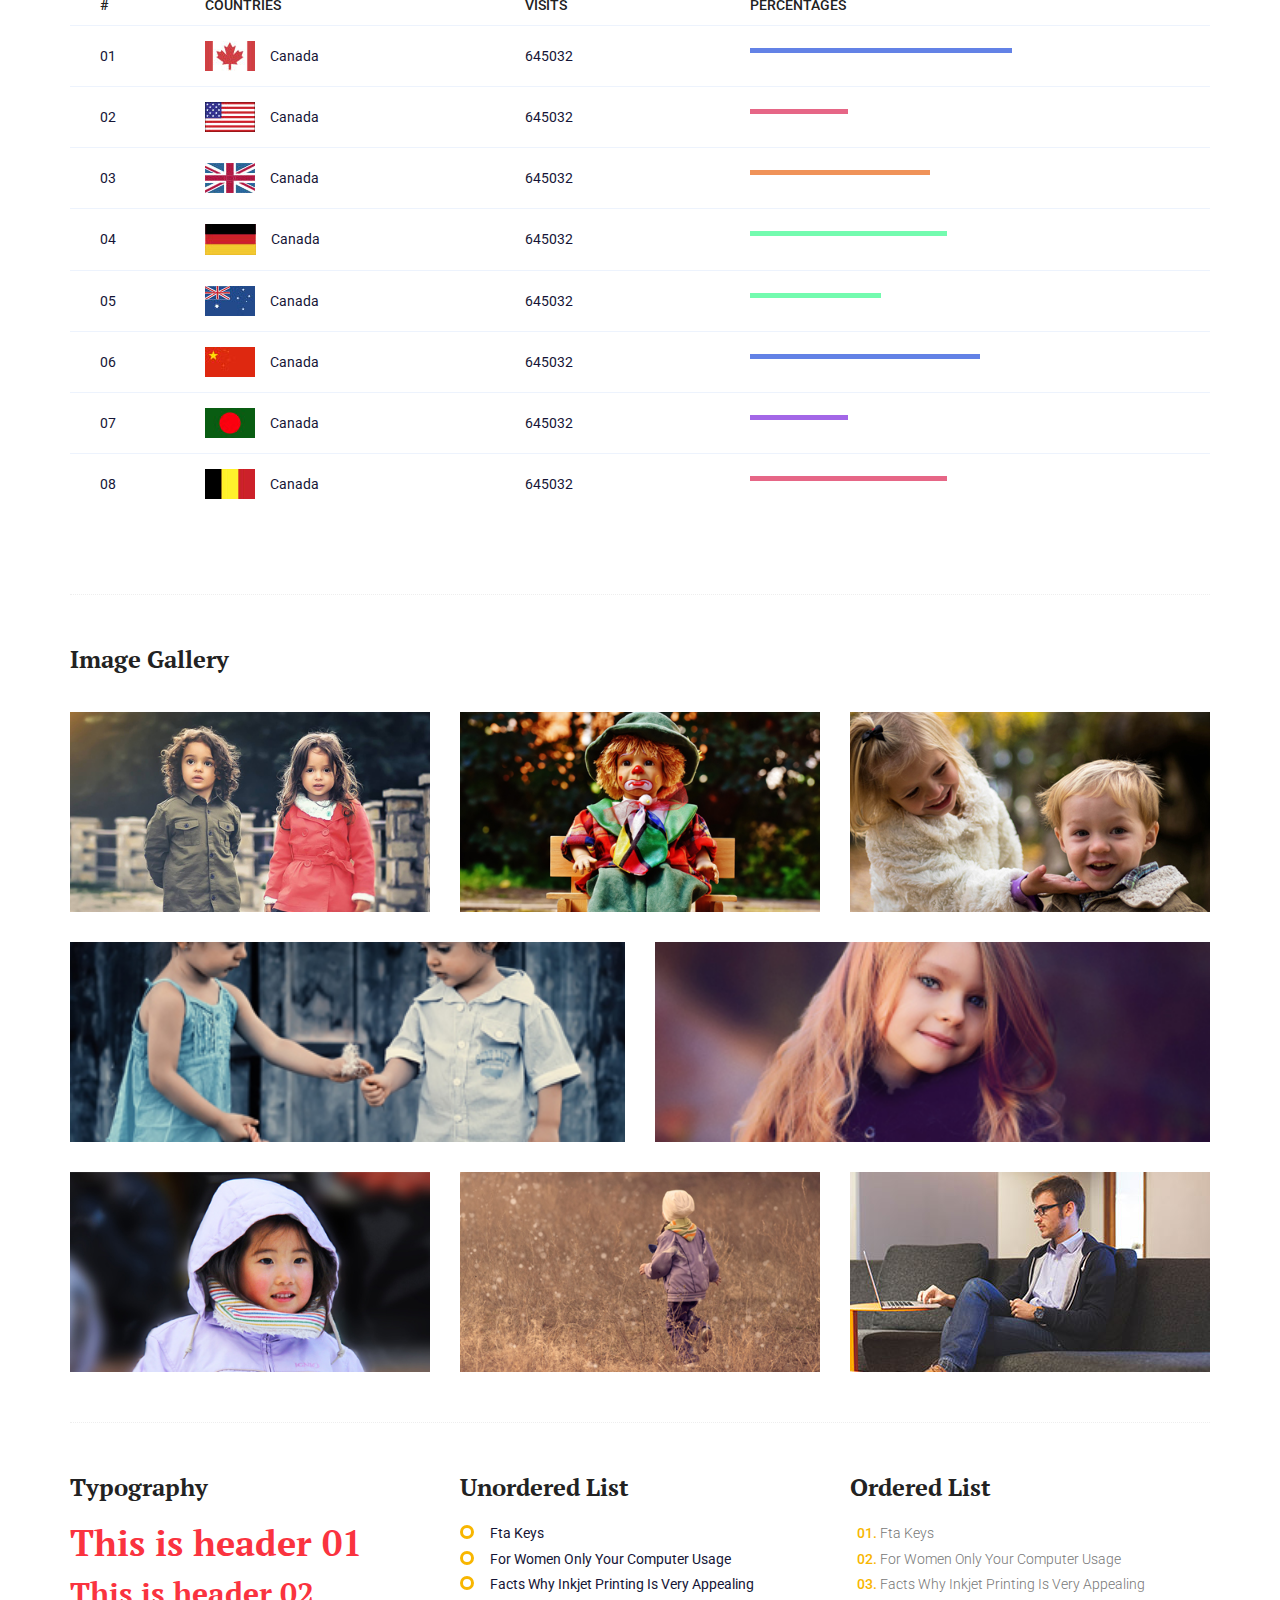
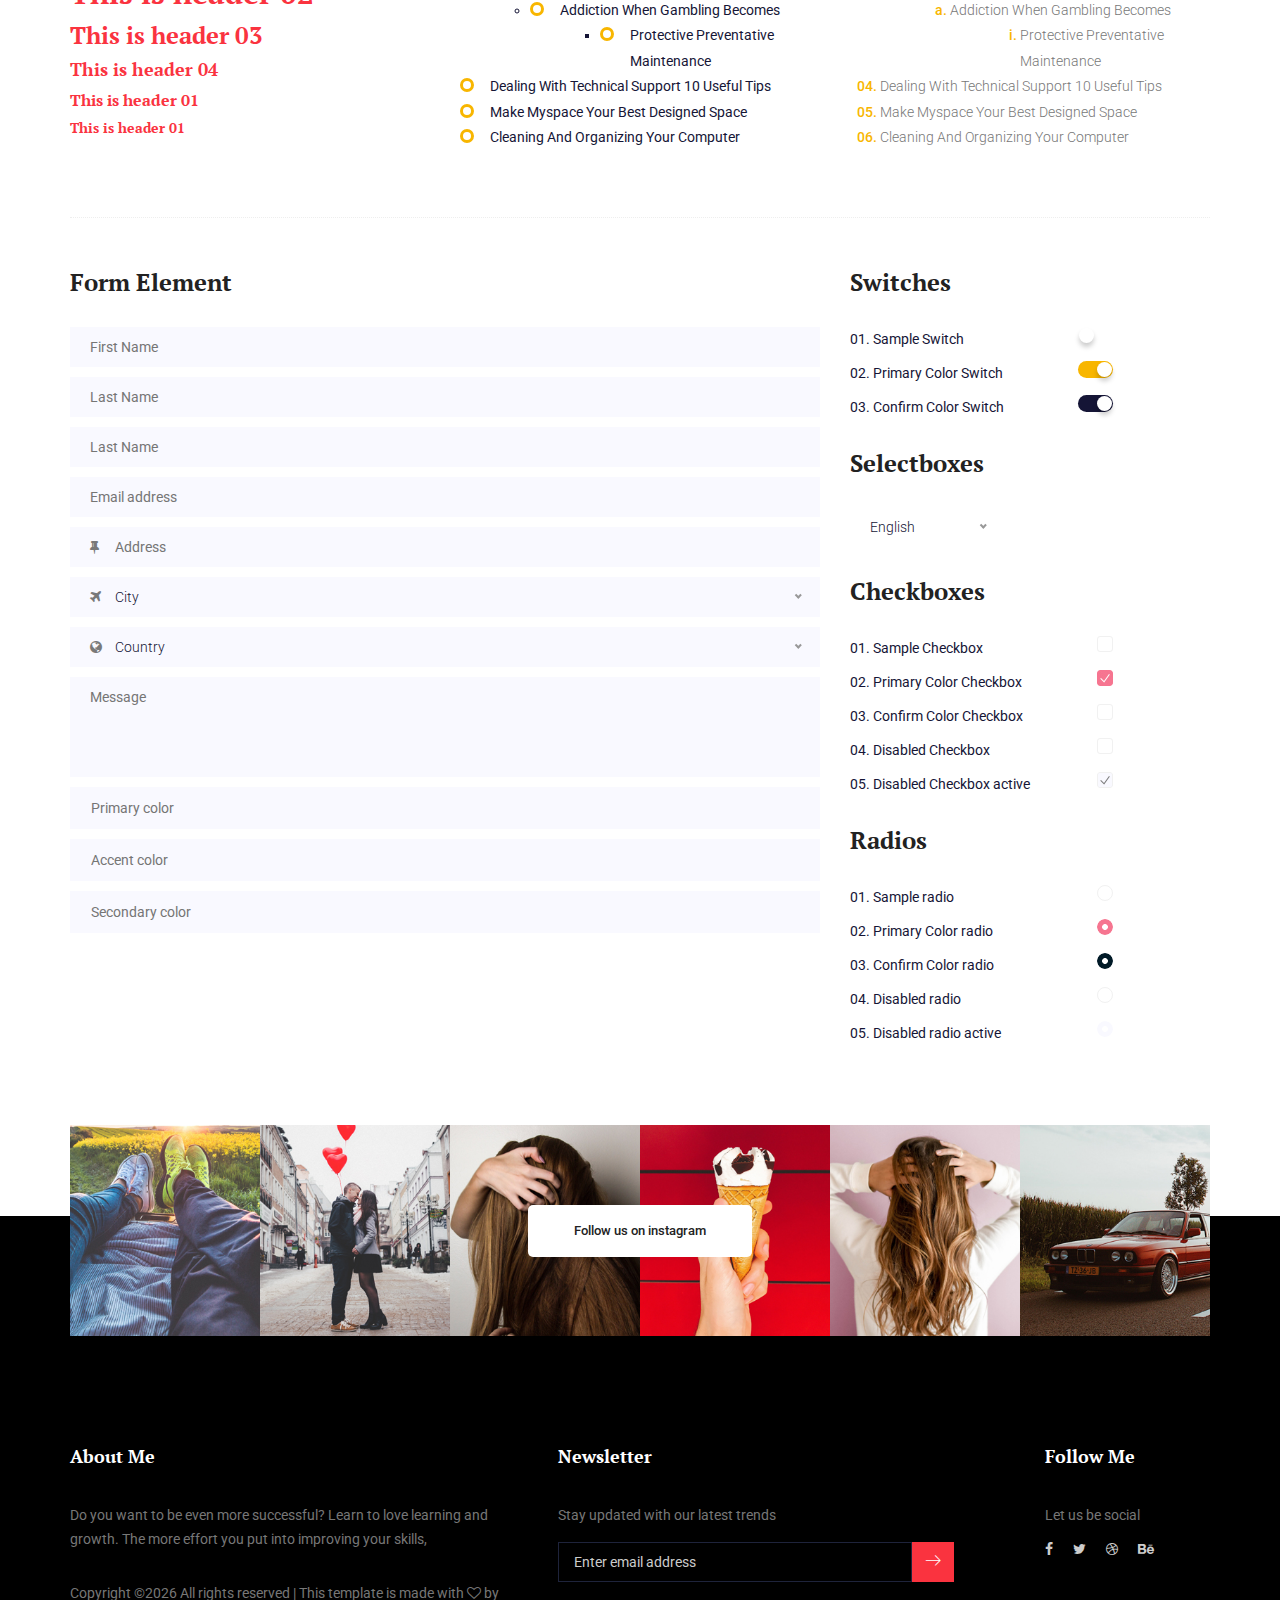
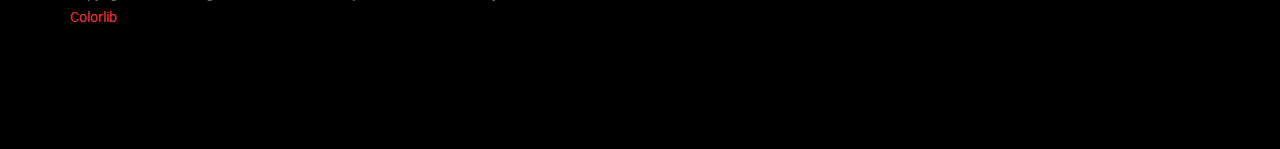
<file: elements.html>
<!doctype html>
<html lang="en">
    <head>
        <!-- Required meta tags -->
        <meta charset="utf-8">
        <meta name="viewport" content="width=device-width, initial-scale=1, shrink-to-fit=no">
        <link rel="icon" href="../img/favicon.png" type="image/png">
        <title>Flash Photography</title>
        <!-- Bootstrap CSS -->
        <link rel="stylesheet" href="css/bootstrap.css">
        <link rel="stylesheet" href="vendors/linericon/style.css">
        <link rel="stylesheet" href="css/font-awesome.min.css">
        <link rel="stylesheet" href="vendors/owl-carousel/owl.carousel.min.css">
        <link rel="stylesheet" href="vendors/lightbox/simpleLightbox.css">
        <link rel="stylesheet" href="vendors/nice-select/css/nice-select.css">
        <link rel="stylesheet" href="vendors/animate-css/animate.css">
        <link rel="stylesheet" href="vendors/popup/magnific-popup.css">
        <!-- main css -->
        <link rel="stylesheet" href="css/style.css">
        <link rel="stylesheet" href="css/responsive.css">
    </head>
    <body>
        
        <!--================Header Menu Area =================-->
        <header class="header_area">
            <div class="main_menu">
            	<nav class="navbar navbar-expand-lg navbar-light">
					<div class="container">
						<!-- Brand and toggle get grouped for better mobile display -->
						<a class="navbar-brand logo_h" href="../index.html"><img src="../img/logo.png" alt=""></a>
						<button class="navbar-toggler" type="button" data-toggle="collapse" data-target="#navbarSupportedContent" aria-controls="navbarSupportedContent" aria-expanded="false" aria-label="Toggle navigation">
							<span class="icon-bar"></span>
							<span class="icon-bar"></span>
							<span class="icon-bar"></span>
						</button>
						<!-- Collect the nav links, forms, and other content for toggling -->
						<div class="collapse navbar-collapse offset" id="navbarSupportedContent">
							<ul class="nav navbar-nav menu_nav ml-auto">
								<li class="nav-item"><a class="nav-link" href="../index.html">Home</a></li> 
								<li class="nav-item"><a class="nav-link" href="about-us.html">About</a></li> 
								<li class="nav-item submenu dropdown">
									<a href="#" class="nav-link dropdown-toggle" data-toggle="dropdown" role="button" aria-haspopup="true" aria-expanded="false">Projects</a>
									<ul class="dropdown-menu">
										<li class="nav-item"><a class="nav-link" href="projects.html">Projects</a>
										<li class="nav-item"><a class="nav-link" href="project-details.html">Project Details</a></li>
									</ul>
								</li> 
								<li class="nav-item submenu dropdown active">
									<a href="#" class="nav-link dropdown-toggle" data-toggle="dropdown" role="button" aria-haspopup="true" aria-expanded="false">Pages</a>
									<ul class="dropdown-menu">
										<li class="nav-item"><a class="nav-link" href="elements.html">Elements</a></li>
									</ul>
								</li> 
								<li class="nav-item submenu dropdown">
									<a href="#" class="nav-link dropdown-toggle" data-toggle="dropdown" role="button" aria-haspopup="true" aria-expanded="false">Blog</a>
									<ul class="dropdown-menu">
										<li class="nav-item"><a class="nav-link" href="blog.html">Blog</a></li>
										<li class="nav-item"><a class="nav-link" href="single-blog.html">Blog Details</a></li>
									</ul>
								</li> 
								<li class="nav-item"><a class="nav-link" href="contact.html">Contact</a></li>
							</ul>
						</div> 
					</div>
            	</nav>
            </div>
        </header>
        <!--================Header Menu Area =================-->
        
        <!--================Home Banner Area =================-->
        <section class="banner_area">
            <div class="box_1620">
				<div class="banner_inner d-flex align-items-center">
					<div class="container">
						<div class="banner_content text-center">
							<h2>Elements</h2>
							<div class="page_link">
								<a href="index.html">Home</a>
								<a href="elements.html">Elements</a>
							</div>
						</div>
					</div>
				</div>
            </div>
        </section>
        <!--================End Home Banner Area =================-->
        
        
        <!-- Start Sample Area -->
			<section class="sample-text-area">
				<div class="container">
					<h3 class="text-heading title_color">Text Sample</h3>
					<p class="sample-text">
						Every avid independent filmmaker has <b>Bold</b> about making that <i>Italic</i> interest documentary, or short film to show off their creative prowess. Many have great ideas and want to “wow” the<sup>Superscript</sup> scene, or video renters with their big project.  But once you have the<sub>Subscript</sub> “in the can” (no easy feat), how do you move from a <del>Strike</del> through of master DVDs with the <u>“Underline”</u> marked hand-written title inside a secondhand CD case, to a pile of cardboard boxes full of shiny new, retail-ready DVDs, with UPC barcodes and polywrap sitting on your doorstep?  You need to create eye-popping artwork and have your project replicated. Using a reputable full service DVD Replication company like PacificDisc, Inc. to partner with is certainly a helpful option to ensure a professional end result, but to help with your DVD replication project, here are 4 easy steps to follow for good DVD replication results: 

					</p>
				</div>
			</section>
			<!-- End Sample Area -->
			<!-- Start Button -->
			<section class="button-area">
				<div class="container border-top-generic">
					<h3 class="text-heading title_color">Sample Buttons</h3>
					<div class="button-group-area">
						<a href="#" class="genric-btn default">Default</a>
						<a href="#" class="genric-btn primary">Primary</a>
						<a href="#" class="genric-btn success">Success</a>
						<a href="#" class="genric-btn info">Info</a>
						<a href="#" class="genric-btn warning">Warning</a>
						<a href="#" class="genric-btn danger">Danger</a>
						<a href="#" class="genric-btn link">Link</a>
						<a href="#" class="genric-btn disable">Disable</a>
					</div>
					<div class="button-group-area mt-10">
						<a href="#" class="genric-btn default-border">Default</a>
						<a href="#" class="genric-btn primary-border">Primary</a>
						<a href="#" class="genric-btn success-border">Success</a>
						<a href="#" class="genric-btn info-border">Info</a>
						<a href="#" class="genric-btn warning-border">Warning</a>
						<a href="#" class="genric-btn danger-border">Danger</a>
						<a href="#" class="genric-btn link-border">Link</a>
						<a href="#" class="genric-btn disable">Disable</a>
					</div>
					<div class="button-group-area mt-40">
						<a href="#" class="genric-btn default radius">Default</a>
						<a href="#" class="genric-btn primary radius">Primary</a>
						<a href="#" class="genric-btn success radius">Success</a>
						<a href="#" class="genric-btn info radius">Info</a>
						<a href="#" class="genric-btn warning radius">Warning</a>
						<a href="#" class="genric-btn danger radius">Danger</a>
						<a href="#" class="genric-btn link radius">Link</a>
						<a href="#" class="genric-btn disable radius">Disable</a>
					</div>
					<div class="button-group-area mt-10">
						<a href="#" class="genric-btn default-border radius">Default</a>
						<a href="#" class="genric-btn primary-border radius">Primary</a>
						<a href="#" class="genric-btn success-border radius">Success</a>
						<a href="#" class="genric-btn info-border radius">Info</a>
						<a href="#" class="genric-btn warning-border radius">Warning</a>
						<a href="#" class="genric-btn danger-border radius">Danger</a>
						<a href="#" class="genric-btn link-border radius">Link</a>
						<a href="#" class="genric-btn disable radius">Disable</a>
					</div>
					<div class="button-group-area mt-40">
						<a href="#" class="genric-btn default circle">Default</a>
						<a href="#" class="genric-btn primary circle">Primary</a>
						<a href="#" class="genric-btn success circle">Success</a>
						<a href="#" class="genric-btn info circle">Info</a>
						<a href="#" class="genric-btn warning circle">Warning</a>
						<a href="#" class="genric-btn danger circle">Danger</a>
						<a href="#" class="genric-btn link circle">Link</a>
						<a href="#" class="genric-btn disable circle">Disable</a>
					</div>
					<div class="button-group-area mt-10">
						<a href="#" class="genric-btn default-border circle">Default</a>
						<a href="#" class="genric-btn primary-border circle">Primary</a>
						<a href="#" class="genric-btn success-border circle">Success</a>
						<a href="#" class="genric-btn info-border circle">Info</a>
						<a href="#" class="genric-btn warning-border circle">Warning</a>
						<a href="#" class="genric-btn danger-border circle">Danger</a>
						<a href="#" class="genric-btn link-border circle">Link</a>
						<a href="#" class="genric-btn disable circle">Disable</a>
					</div>
					<div class="button-group-area mt-40">
						<a href="#" class="genric-btn default circle arrow">Default<span class="lnr lnr-arrow-right"></span></a>
						<a href="#" class="genric-btn primary circle arrow">Primary<span class="lnr lnr-arrow-right"></span></a>
						<a href="#" class="genric-btn success circle arrow">Success<span class="lnr lnr-arrow-right"></span></a>
						<a href="#" class="genric-btn info circle arrow">Info<span class="lnr lnr-arrow-right"></span></a>
						<a href="#" class="genric-btn warning circle arrow">Warning<span class="lnr lnr-arrow-right"></span></a>
						<a href="#" class="genric-btn danger circle arrow">Danger<span class="lnr lnr-arrow-right"></span></a>
					</div>
					<div class="button-group-area mt-10">
						<a href="#" class="genric-btn default-border circle arrow">Default<span class="lnr lnr-arrow-right"></span></a>
						<a href="#" class="genric-btn primary-border circle arrow">Primary<span class="lnr lnr-arrow-right"></span></a>
						<a href="#" class="genric-btn success-border circle arrow">Success<span class="lnr lnr-arrow-right"></span></a>
						<a href="#" class="genric-btn info-border circle arrow">Info<span class="lnr lnr-arrow-right"></span></a>
						<a href="#" class="genric-btn warning-border circle arrow">Warning<span class="lnr lnr-arrow-right"></span></a>
						<a href="#" class="genric-btn danger-border circle arrow">Danger<span class="lnr lnr-arrow-right"></span></a>
					</div>
					<div class="button-group-area mt-40">
						<a href="#" class="genric-btn primary e-large">Extra Large</a>
						<a href="#" class="genric-btn success large">Large</a>
						<a href="#" class="genric-btn primary">Default</a>
						<a href="#" class="genric-btn success medium">Medium</a>
						<a href="#" class="genric-btn primary small">Small</a>
					</div>
					<div class="button-group-area mt-10">
						<a href="#" class="genric-btn primary-border e-large">Extra Large</a>
						<a href="#" class="genric-btn success-border large">Large</a>
						<a href="#" class="genric-btn primary-border">Default</a>
						<a href="#" class="genric-btn success-border medium">Medium</a>
						<a href="#" class="genric-btn primary-border small">Small</a>
					</div>
				</div>
			</section>
			<!-- End Button -->
			<!-- Start Align Area -->
			<div class="whole-wrap">
				<div class="container">
					<div class="section-top-border">
						<h3 class="mb-30 title_color">Left Aligned</h3>
						<div class="row">
							<div class="col-md-3">
								<img src="img/elements/d.jpg" alt="" class="img-fluid">
							</div>
							<div class="col-md-9 mt-sm-20 left-align-p">
								<p>Recently, the US Federal government banned online casinos from operating in America by making it illegal to transfer money to them through any US bank or payment system. As a result of this law, most of the popular online casino networks such as Party Gaming and PlayTech left the United States. Overnight, online casino players found themselves being chased by the Federal government. But, after a fortnight, the online casino industry came up with a solution and new online casinos started taking root. These began to operate under a different business umbrella, and by doing that, rendered the transfer of money to and from them legal. A major part of this was enlisting electronic banking systems that would accept this new clarification and start doing business with me. Listed in this article are the electronic banking systems that accept players from the United States that wish to play in online casinos.</p>
							</div>
						</div>
					</div>
					<div class="section-top-border text-right">
						<h3 class="mb-30 title_color">Right Aligned</h3>
						<div class="row">
							<div class="col-md-9">
								<p class="text-right">Over time, even the most sophisticated, memory packed computer can begin to run slow if we don’t do something to prevent it. The reason why has less to do with how computers are made and how they age and more to do with the way we use them. You see, all of the daily tasks that we do on our PC from running programs to downloading and deleting software can make our computer sluggish. To keep this from happening, you need to understand the reasons why your PC is getting slower and do something to keep your PC running at its best. You can do this through regular maintenance and PC performance optimization programs</p>
								<p class="text-right">Before we discuss all of the things that could be affecting your PC’s performance, let’s talk a little about what symptoms</p>
							</div>
							<div class="col-md-3">
								<img src="img/elements/d.jpg" alt="" class="img-fluid">
							</div>
						</div>
					</div>
					<div class="section-top-border">
						<h3 class="mb-30 title_color">Definition</h3>
						<div class="row">
							<div class="col-md-4">
								<div class="single-defination">
									<h4 class="mb-20">Definition 01</h4>
									<p>Recently, the US Federal government banned online casinos from operating in America by making it illegal to transfer money to them through any US bank or payment system. As a result of this law, most of the popular online casino networks</p>
								</div>
							</div>
							<div class="col-md-4">
								<div class="single-defination">
									<h4 class="mb-20">Definition 02</h4>
									<p>Recently, the US Federal government banned online casinos from operating in America by making it illegal to transfer money to them through any US bank or payment system. As a result of this law, most of the popular online casino networks</p>
								</div>
							</div>
							<div class="col-md-4">
								<div class="single-defination">
									<h4 class="mb-20">Definition 03</h4>
									<p>Recently, the US Federal government banned online casinos from operating in America by making it illegal to transfer money to them through any US bank or payment system. As a result of this law, most of the popular online casino networks</p>
								</div>
							</div>
						</div>
					</div>
					<div class="section-top-border">
						<h3 class="mb-30 title_color">Block Quotes</h3>
						<div class="row">
							<div class="col-lg-12">
								<blockquote class="generic-blockquote">
									“Recently, the US Federal government banned online casinos from operating in America by making it illegal to transfer money to them through any US bank or payment system. As a result of this law, most of the popular online casino networks such as Party Gaming and PlayTech left the United States. Overnight, online casino players found themselves being chased by the Federal government. But, after a fortnight, the online casino industry came up with a solution and new online casinos started taking root. These began to operate under a different business umbrella, and by doing that, rendered the transfer of money to and from them legal. A major part of this was enlisting electronic banking systems that would accept this new clarification and start doing business with me. Listed in this article are the electronic banking” 
								</blockquote>
							</div>
						</div>
					</div>
					<div class="section-top-border">
						<h3 class="mb-30 title_color">Table</h3>
						<div class="progress-table-wrap">
							<div class="progress-table">
								<div class="table-head">
									<div class="serial">#</div>
									<div class="country">Countries</div>
									<div class="visit">Visits</div>
									<div class="percentage">Percentages</div>
								</div>
								<div class="table-row">
									<div class="serial">01</div>
									<div class="country"> <img src="img/elements/f1.jpg" alt="flag">Canada</div>
									<div class="visit">645032</div>
									<div class="percentage">
										<div class="progress">
											<div class="progress-bar color-1" role="progressbar" style="width: 80%" aria-valuenow="80" aria-valuemin="0" aria-valuemax="100"></div>
										</div>
									</div>
								</div>
								<div class="table-row">
									<div class="serial">02</div>
									<div class="country"> <img src="img/elements/f2.jpg" alt="flag">Canada</div>
									<div class="visit">645032</div>
									<div class="percentage">
										<div class="progress">
											<div class="progress-bar color-2" role="progressbar" style="width: 30%" aria-valuenow="30" aria-valuemin="0" aria-valuemax="100"></div>
										</div>
									</div>
								</div>
								<div class="table-row">
									<div class="serial">03</div>
									<div class="country"> <img src="img/elements/f3.jpg" alt="flag">Canada</div>
									<div class="visit">645032</div>
									<div class="percentage">
										<div class="progress">
											<div class="progress-bar color-3" role="progressbar" style="width: 55%" aria-valuenow="55" aria-valuemin="0" aria-valuemax="100"></div>
										</div>
									</div>
								</div>
								<div class="table-row">
									<div class="serial">04</div>
									<div class="country"> <img src="img/elements/f4.jpg" alt="flag">Canada</div>
									<div class="visit">645032</div>
									<div class="percentage">
										<div class="progress">
											<div class="progress-bar color-4" role="progressbar" style="width: 60%" aria-valuenow="60" aria-valuemin="0" aria-valuemax="100"></div>
										</div>
									</div>
								</div>
								<div class="table-row">
									<div class="serial">05</div>
									<div class="country"> <img src="img/elements/f5.jpg" alt="flag">Canada</div>
									<div class="visit">645032</div>
									<div class="percentage">
										<div class="progress">
											<div class="progress-bar color-5" role="progressbar" style="width: 40%" aria-valuenow="40" aria-valuemin="0" aria-valuemax="100"></div>
										</div>
									</div>
								</div>
								<div class="table-row">
									<div class="serial">06</div>
									<div class="country"> <img src="img/elements/f6.jpg" alt="flag">Canada</div>
									<div class="visit">645032</div>
									<div class="percentage">
										<div class="progress">
											<div class="progress-bar color-6" role="progressbar" style="width: 70%" aria-valuenow="70" aria-valuemin="0" aria-valuemax="100"></div>
										</div>
									</div>
								</div>
								<div class="table-row">
									<div class="serial">07</div>
									<div class="country"> <img src="img/elements/f7.jpg" alt="flag">Canada</div>
									<div class="visit">645032</div>
									<div class="percentage">
										<div class="progress">
											<div class="progress-bar color-7" role="progressbar" style="width: 30%" aria-valuenow="30" aria-valuemin="0" aria-valuemax="100"></div>
										</div>
									</div>
								</div>
								<div class="table-row">
									<div class="serial">08</div>
									<div class="country"> <img src="img/elements/f8.jpg" alt="flag">Canada</div>
									<div class="visit">645032</div>
									<div class="percentage">
										<div class="progress">
											<div class="progress-bar color-8" role="progressbar" style="width: 60%" aria-valuenow="60" aria-valuemin="0" aria-valuemax="100"></div>
										</div>
									</div>
								</div>
							</div>
						</div>
					</div>
					<div class="section-top-border">
						<h3 class="title_color">Image Gallery</h3>
						<div class="row gallery-item">
							<div class="col-md-4">
								<a href="img/elements/g1.jpg" class="img-gal"><div class="single-gallery-image" style="background: url(img/elements/g1.jpg);"></div></a>
							</div>
							<div class="col-md-4">
								<a href="img/elements/g2.jpg" class="img-gal"><div class="single-gallery-image" style="background: url(img/elements/g2.jpg);"></div></a>
							</div>
							<div class="col-md-4">
								<a href="img/elements/g3.jpg" class="img-gal"><div class="single-gallery-image" style="background: url(img/elements/g3.jpg);"></div></a>
							</div>
							<div class="col-md-6">
								<a href="img/elements/g4.jpg" class="img-gal"><div class="single-gallery-image" style="background: url(img/elements/g4.jpg);"></div></a>
							</div>
							<div class="col-md-6">
								<a href="img/elements/g5.jpg" class="img-gal"><div class="single-gallery-image" style="background: url(img/elements/g5.jpg);"></div></a>
							</div>
							<div class="col-md-4">
								<a href="img/elements/g6.jpg" class="img-gal"><div class="single-gallery-image" style="background: url(img/elements/g6.jpg);"></div></a>
							</div>
							<div class="col-md-4">
								<a href="img/elements/g7.jpg" class="img-gal"><div class="single-gallery-image" style="background: url(img/elements/g7.jpg);"></div></a>
							</div>
							<div class="col-md-4">
								<a href="img/elements/g8.jpg" class="img-gal"><div class="single-gallery-image" style="background: url(img/elements/g8.jpg);"></div></a>
							</div>
						</div>
					</div>
					<div class="section-top-border">
						<div class="row">
							<div class="col-lg-4 col-sm-6 typo-sec">
								<h3 class="mb-20 title_color">Typography</h3>
								<div class="typography">
									<h1 class="typo-list">This is header 01</h1>
									<h2 class="typo-list">This is header 02</h2>
									<h3 class="typo-list">This is header 03</h3>
									<h4 class="typo-list">This is header 04</h4>
									<h5 class="typo-list">This is header 01</h5>
									<h6 class="typo-list">This is header 01</h6>
								</div>
							</div>
							<div class="col-lg-4 col-sm-6 mt-sm-30 typo-sec">
								<h3 class="mb-20 title_color">Unordered List</h3>
								<div class="">
									<ul class="unordered-list">
										<li>Fta Keys</li>
										<li>For Women Only Your Computer Usage</li>
										<li>Facts Why Inkjet Printing Is Very Appealing
											<ul>
												<li>Addiction When Gambling Becomes
													<ul>
														<li>Protective Preventative Maintenance</li>
													</ul>
												</li>
											</ul>
										</li>
										<li>Dealing With Technical Support 10 Useful Tips</li>
										<li>Make Myspace Your Best Designed Space</li>
										<li>Cleaning And Organizing Your Computer</li>
									</ul>
								</div>
							</div>
							<div class="col-lg-4 col-sm-6 mt-sm-30 typo-sec">
								<h3 class="mb-20 title_color">Ordered List</h3>
								<div class="">
									<ol class="ordered-list">
										<li><span>Fta Keys</span></li>
										<li><span>For Women Only Your Computer Usage</span></li>
										<li><span>Facts Why Inkjet Printing Is Very Appealing</span>
											<ol class="ordered-list-alpha">
												<li><span>Addiction When Gambling Becomes</span>
													<ol class="ordered-list-roman">
														<li><span>Protective Preventative Maintenance</span></li>
													</ol>
												</li>
											</ol>
										</li>
										<li><span>Dealing With Technical Support 10 Useful Tips</span></li>
										<li><span>Make Myspace Your Best Designed Space</span></li>
										<li><span>Cleaning And Organizing Your Computer</span></li>
									</ol>
								</div>
							</div>
						</div>
					</div>
					<div class="section-top-border">
						<div class="row">
							<div class="col-lg-8 col-md-8">
								<h3 class="mb-30 title_color">Form Element</h3>
								<form action="#">
									<div class="mt-10">
										<input type="text" name="first_name" placeholder="First Name" onfocus="this.placeholder = ''" onblur="this.placeholder = 'First Name'" required class="single-input">
									</div>
									<div class="mt-10">
										<input type="text" name="last_name" placeholder="Last Name" onfocus="this.placeholder = ''" onblur="this.placeholder = 'Last Name'" required class="single-input">
									</div>
									<div class="mt-10">
										<input type="text" name="last_name" placeholder="Last Name" onfocus="this.placeholder = ''" onblur="this.placeholder = 'Last Name'" required class="single-input">
									</div>
									<div class="mt-10">
										<input type="email" name="EMAIL" placeholder="Email address" onfocus="this.placeholder = ''" onblur="this.placeholder = 'Email address'" required class="single-input">
									</div>
									<div class="input-group-icon mt-10">
										<div class="icon"><i class="fa fa-thumb-tack" aria-hidden="true"></i></div>
										<input type="text" name="address" placeholder="Address" onfocus="this.placeholder = ''" onblur="this.placeholder = 'Address'" required class="single-input">
									</div>
									<div class="input-group-icon mt-10">
										<div class="icon"><i class="fa fa-plane" aria-hidden="true"></i></div>
										<div class="form-select" id="default-select">
											<select>
												<option value="1">City</option>
												<option value="1">Dhaka</option>
												<option value="1">Dilli</option>
												<option value="1">Newyork</option>
												<option value="1">Islamabad</option>
											</select>
										</div>
									</div>
									<div class="input-group-icon mt-10">
										<div class="icon"><i class="fa fa-globe" aria-hidden="true"></i></div>
										<div class="form-select" id="default-select2">
											<select>
												<option value="1">Country</option>
												<option value="1">Bangladesh</option>
												<option value="1">India</option>
												<option value="1">England</option>
												<option value="1">Srilanka</option>
											</select>
										</div>
									</div>
									
									<div class="mt-10">
										<textarea class="single-textarea" placeholder="Message" onfocus="this.placeholder = ''" onblur="this.placeholder = 'Message'" required></textarea>
									</div>
									<div class="mt-10">
										<input type="text" name="first_name" placeholder="Primary color" onfocus="this.placeholder = ''" onblur="this.placeholder = 'Primary color'" required class="single-input-primary">
									</div>
									<div class="mt-10">
										<input type="text" name="first_name" placeholder="Accent color" onfocus="this.placeholder = ''" onblur="this.placeholder = 'Accent color'" required class="single-input-accent">
									</div>
									<div class="mt-10">
										<input type="text" name="first_name" placeholder="Secondary color" onfocus="this.placeholder = ''" onblur="this.placeholder = 'Secondary color'" required class="single-input-secondary">
									</div>
								</form>
							</div>
							<div class="col-lg-3 col-md-4 mt-sm-30 element-wrap">
								<div class="single-element-widget">
									<h3 class="mb-30 title_color">Switches</h3>
									<div class="switch-wrap d-flex justify-content-between">
										<p>01. Sample Switch</p>
										<div class="primary-switch">
											<input type="checkbox" id="default-switch">
											<label for="default-switch"></label>
										</div>
									</div>
									<div class="switch-wrap d-flex justify-content-between">
										<p>02. Primary Color Switch</p>
										<div class="primary-switch">
											<input type="checkbox" id="primary-switch" checked>
											<label for="primary-switch"></label>
										</div>
									</div>
									<div class="switch-wrap d-flex justify-content-between">
										<p>03. Confirm Color Switch</p>
										<div class="confirm-switch">
											<input type="checkbox" id="confirm-switch" checked>
											<label for="confirm-switch"></label>
										</div>
									</div>
								</div>
								<div class="single-element-widget">
									<h3 class="mb-30 title_color">Selectboxes</h3>
									<div class="default-select" id="default-select">
										<select>
											<option value="1">English</option>
											<option value="1">Spanish</option>
											<option value="1">Arabic</option>
											<option value="1">Portuguise</option>
											<option value="1">Bengali</option>
										</select>
									</div>
								</div>
								<div class="single-element-widget">
									<h3 class="mb-30 title_color">Checkboxes</h3>
									<div class="switch-wrap d-flex justify-content-between">
										<p>01. Sample Checkbox</p>
										<div class="primary-checkbox">
											<input type="checkbox" id="default-checkbox">
											<label for="default-checkbox"></label>
										</div>
									</div>
									<div class="switch-wrap d-flex justify-content-between">
										<p>02. Primary Color Checkbox</p>
										<div class="primary-checkbox">
											<input type="checkbox" id="primary-checkbox" checked>
											<label for="primary-checkbox"></label>
										</div>
									</div>
									<div class="switch-wrap d-flex justify-content-between">
										<p>03. Confirm Color Checkbox</p>
										<div class="confirm-checkbox">
											<input type="checkbox" id="confirm-checkbox">
											<label for="confirm-checkbox"></label>
										</div>
									</div>
									<div class="switch-wrap d-flex justify-content-between">
										<p>04. Disabled Checkbox</p>
										<div class="disabled-checkbox">
											<input type="checkbox" id="disabled-checkbox" disabled>
											<label for="disabled-checkbox"></label>
										</div>
									</div>
									<div class="switch-wrap d-flex justify-content-between">
										<p>05. Disabled Checkbox active</p>
										<div class="disabled-checkbox">
											<input type="checkbox" id="disabled-checkbox-active" checked disabled>
											<label for="disabled-checkbox-active"></label>
										</div>
									</div>
								</div>
								<div class="single-element-widget">
									<h3 class="mb-30 title_color">Radios</h3>
									<div class="switch-wrap d-flex justify-content-between">
										<p>01. Sample radio</p>
										<div class="primary-radio">
											<input type="checkbox" id="default-radio">
											<label for="default-radio"></label>
										</div>
									</div>
									<div class="switch-wrap d-flex justify-content-between">
										<p>02. Primary Color radio</p>
										<div class="primary-radio">
											<input type="checkbox" id="primary-radio" checked>
											<label for="primary-radio"></label>
										</div>
									</div>
									<div class="switch-wrap d-flex justify-content-between">
										<p>03. Confirm Color radio</p>
										<div class="confirm-radio">
											<input type="checkbox" id="confirm-radio" checked>
											<label for="confirm-radio"></label>
										</div>
									</div>
									<div class="switch-wrap d-flex justify-content-between">
										<p>04. Disabled radio</p>
										<div class="disabled-radio">
											<input type="checkbox" id="disabled-radio" disabled>
											<label for="disabled-radio"></label>
										</div>
									</div>
									<div class="switch-wrap d-flex justify-content-between">
										<p>05. Disabled radio active</p>
										<div class="disabled-radio">
											<input type="checkbox" id="disabled-radio-active" checked disabled>
											<label for="disabled-radio-active"></label>
										</div>
									</div>
								</div>
							</div>
						</div>
					</div>
				</div>
			</div>
			<!-- End Align Area -->
        
        <!--================Instagram Area =================-->
        <section class="instagram_area">
        	<div class="container box_1620">
        		<div class="insta_btn">
        			<a class="btn theme_btn" href="#">Follow us on instagram</a>
        		</div>
        		<div class="instagram_image row m0">
        			<a href="#"><img src="img/instagram/ins-1.jpg" alt=""></a>
        			<a href="#"><img src="img/instagram/ins-2.jpg" alt=""></a>
        			<a href="#"><img src="img/instagram/ins-3.jpg" alt=""></a>
        			<a href="#"><img src="img/instagram/ins-4.jpg" alt=""></a>
        			<a href="#"><img src="img/instagram/ins-5.jpg" alt=""></a>
        			<a href="#"><img src="img/instagram/ins-6.jpg" alt=""></a>
        		</div>
        	</div>
        </section>
        <!--================End Instagram Area =================-->
        
        <!--================Footer Area =================-->
        <footer class="footer_area">
        	<div class="container">
        		<div class="row footer_inner">
        			<div class="col-lg-5 col-sm-6">
        				<aside class="f_widget ab_widget">
        					<div class="f_title">
        						<h3>About Me</h3>
        					</div>
        					<p>Do you want to be even more successful? Learn to love learning and growth. The more effort you put into improving your skills,</p>
        					<p><!-- Link back to Colorlib can't be removed. Template is licensed under CC BY 3.0. -->
Copyright &copy;<script>document.write(new Date().getFullYear());</script> All rights reserved | This template is made with <i class="fa fa-heart-o" aria-hidden="true"></i> by <a href="https://colorlib.com" target="_blank">Colorlib</a>
<!-- Link back to Colorlib can't be removed. Template is licensed under CC BY 3.0. -->
</p>
        				</aside>
        			</div>
        			<div class="col-lg-5 col-sm-6">
        				<aside class="f_widget news_widget">
        					<div class="f_title">
        						<h3>Newsletter</h3>
        					</div>
        					<p>Stay updated with our latest trends</p>
        					<div id="mc_embed_signup">
                                <form target="_blank" action="https://spondonit.us12.list-manage.com/subscribe/post?u=1462626880ade1ac87bd9c93a&amp;id=92a4423d01" method="get" class="subscribe_form relative">
                                	<div class="input-group d-flex flex-row">
                                        <input name="EMAIL" placeholder="Enter email address" onfocus="this.placeholder = ''" onblur="this.placeholder = 'Email Address '" required="" type="email">
                                        <button class="btn sub-btn"><span class="lnr lnr-arrow-right"></span></button>		
                                    </div>				
                                    <div class="mt-10 info"></div>
                                </form>
                            </div>
        				</aside>
        			</div>
        			<div class="col-lg-2">
        				<aside class="f_widget social_widget">
        					<div class="f_title">
        						<h3>Follow Me</h3>
        					</div>
        					<p>Let us be social</p>
        					<ul class="list">
        						<li><a href="#"><i class="fa fa-facebook"></i></a></li>
        						<li><a href="#"><i class="fa fa-twitter"></i></a></li>
        						<li><a href="#"><i class="fa fa-dribbble"></i></a></li>
        						<li><a href="#"><i class="fa fa-behance"></i></a></li>
        					</ul>
        				</aside>
        			</div>
        		</div>
        	</div>
        </footer>
        <!--================End Footer Area =================-->
        
        
        
        
        <!-- Optional JavaScript -->
        <!-- jQuery first, then Popper.js, then Bootstrap JS -->
        <script src="js/jquery-3.3.1.min.js"></script>
        <script src="js/popper.js"></script>
        <script src="js/bootstrap.min.js"></script>
        <script src="js/stellar.js"></script>
        <script src="vendors/lightbox/simpleLightbox.min.js"></script>
        <script src="vendors/nice-select/js/jquery.nice-select.min.js"></script>
        <script src="vendors/isotope/imagesloaded.pkgd.min.js"></script>
        <script src="vendors/isotope/isotope.pkgd.min.js"></script>
        <script src="vendors/popup/jquery.magnific-popup.min.js"></script>
        <script src="vendors/owl-carousel/owl.carousel.min.js"></script>
        <script src="vendors/jquery-ui/jquery-ui.js"></script>
        <script src="js/jquery.ajaxchimp.min.js"></script>
        <script src="vendors/counter-up/jquery.waypoints.min.js"></script>
        <script src="vendors/counter-up/jquery.counterup.js"></script>
        <script src="js/mail-script.js"></script>
        <script src="js/theme.js"></script>
    </body>
</html>
</file>
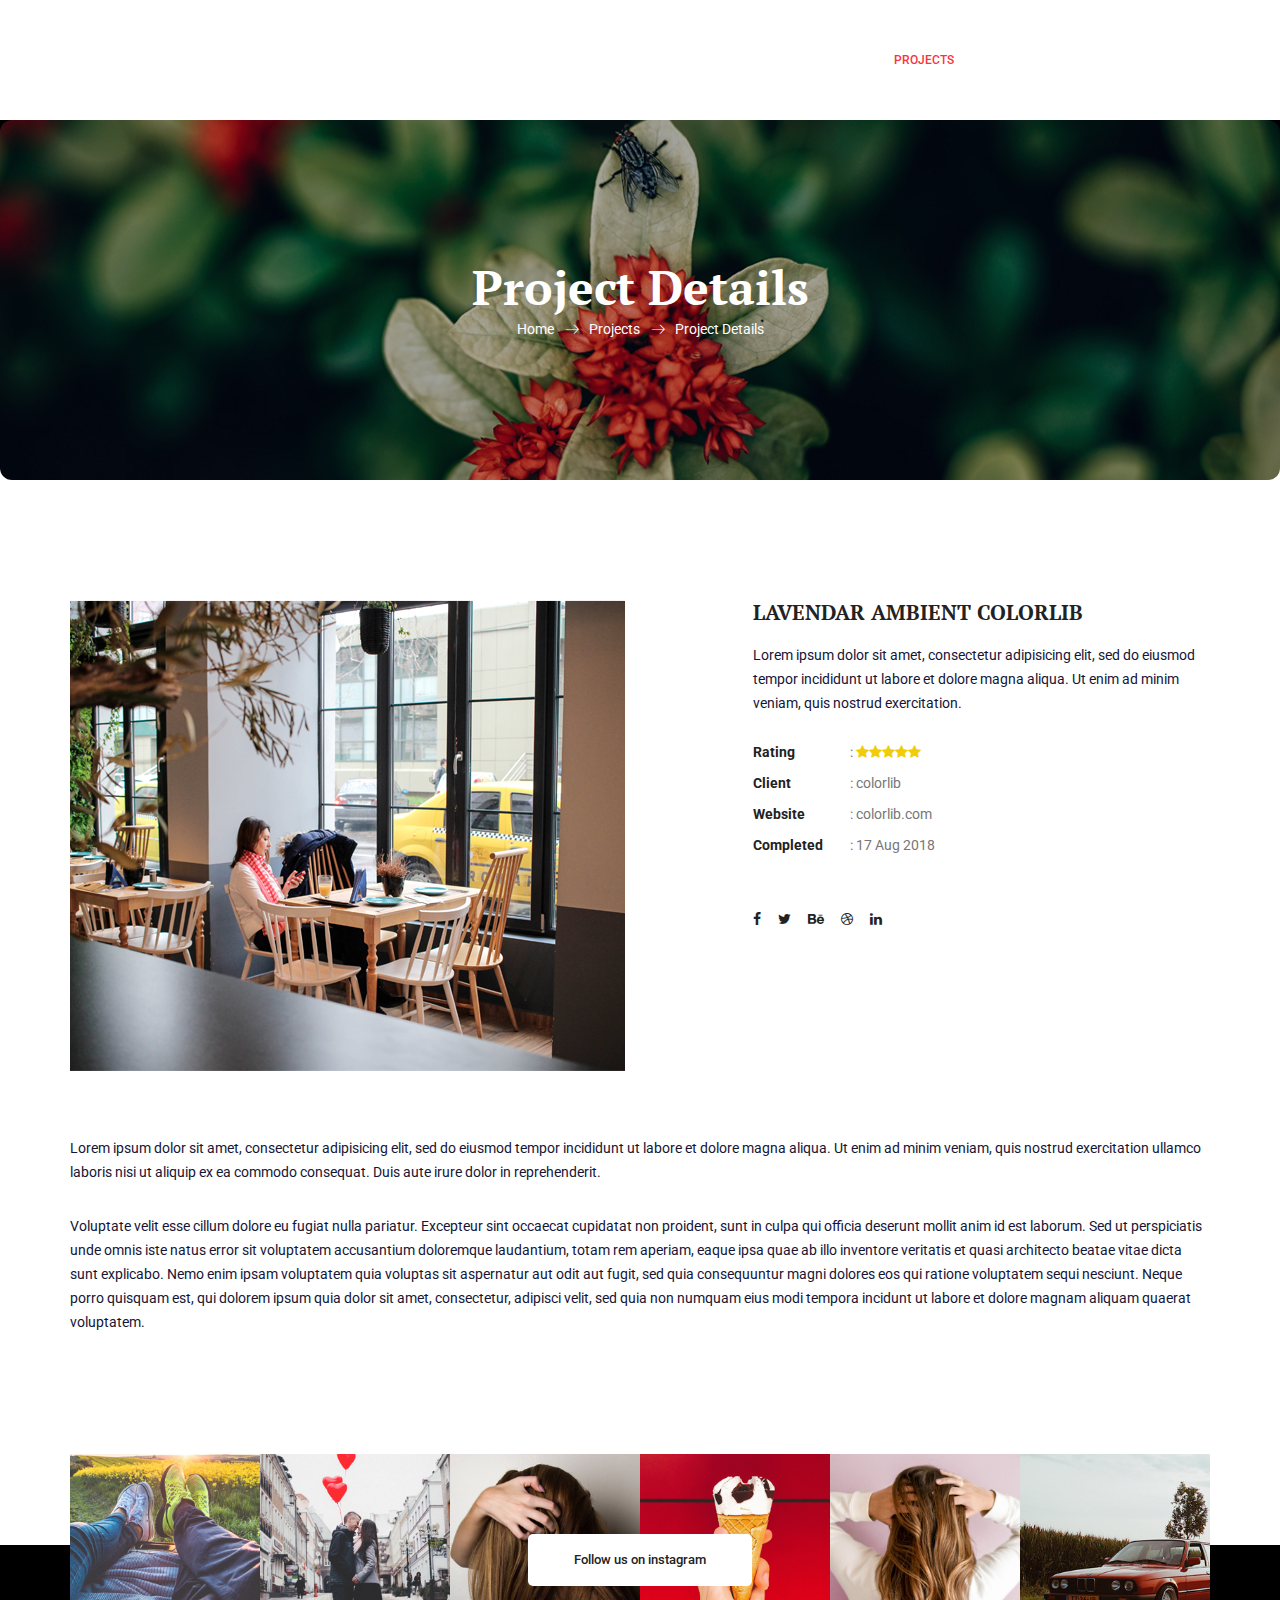
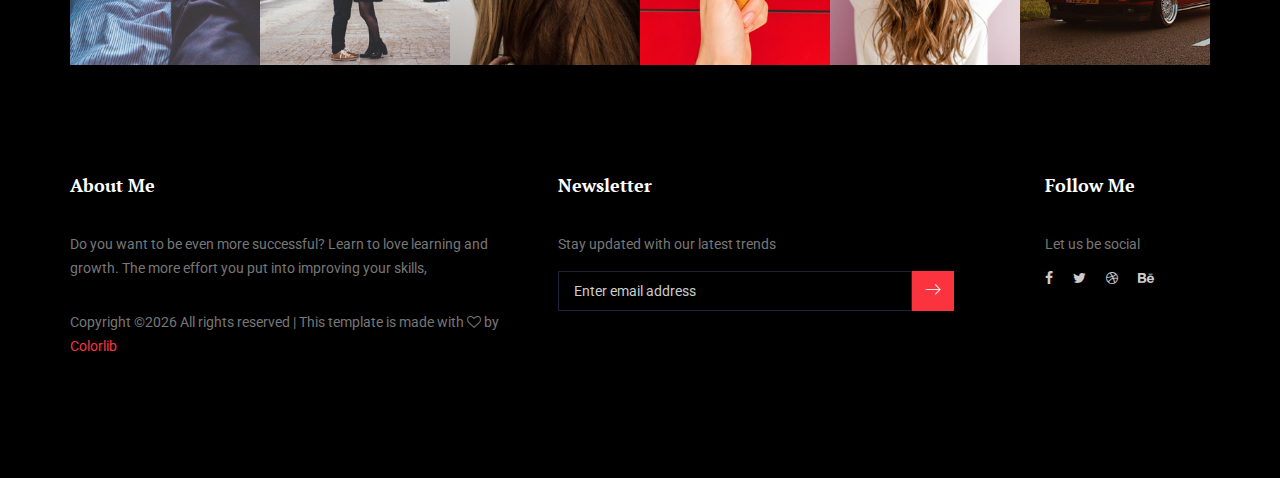
<file: project-details.html>
<!doctype html>
<html lang="en">
    <head>
        <!-- Required meta tags -->
        <meta charset="utf-8">
        <meta name="viewport" content="width=device-width, initial-scale=1, shrink-to-fit=no">
        <link rel="icon" href="img/favicon.png" type="image/png">
        <title>Flash Photography</title>
        <!-- Bootstrap CSS -->
        <link rel="stylesheet" href="css/bootstrap.css">
        <link rel="stylesheet" href="vendors/linericon/style.css">
        <link rel="stylesheet" href="css/font-awesome.min.css">
        <link rel="stylesheet" href="vendors/owl-carousel/owl.carousel.min.css">
        <link rel="stylesheet" href="vendors/lightbox/simpleLightbox.css">
        <link rel="stylesheet" href="vendors/nice-select/css/nice-select.css">
        <link rel="stylesheet" href="vendors/animate-css/animate.css">
        <link rel="stylesheet" href="vendors/popup/magnific-popup.css">
        <!-- main css -->
        <link rel="stylesheet" href="css/style.css">
        <link rel="stylesheet" href="css/responsive.css">
    </head>
    <body>
        
        <!--================Header Menu Area =================-->
        <header class="header_area">
            <div class="main_menu">
            	<nav class="navbar navbar-expand-lg navbar-light">
					<div class="container">
						<!-- Brand and toggle get grouped for better mobile display -->
						<a class="navbar-brand logo_h" href="index.html"><img src="img/logo.png" alt=""></a>
						<button class="navbar-toggler" type="button" data-toggle="collapse" data-target="#navbarSupportedContent" aria-controls="navbarSupportedContent" aria-expanded="false" aria-label="Toggle navigation">
							<span class="icon-bar"></span>
							<span class="icon-bar"></span>
							<span class="icon-bar"></span>
						</button>
						<!-- Collect the nav links, forms, and other content for toggling -->
						<div class="collapse navbar-collapse offset" id="navbarSupportedContent">
							<ul class="nav navbar-nav menu_nav ml-auto">
								<li class="nav-item"><a class="nav-link" href="index.html">Home</a></li> 
								<li class="nav-item"><a class="nav-link" href="about-us.html">About</a></li> 
								<li class="nav-item submenu dropdown active">
									<a href="#" class="nav-link dropdown-toggle" data-toggle="dropdown" role="button" aria-haspopup="true" aria-expanded="false">Projects</a>
									<ul class="dropdown-menu">
										<li class="nav-item"><a class="nav-link" href="projects.html">Projects</a>
										<li class="nav-item"><a class="nav-link" href="project-details.html">Project Details</a></li>
									</ul>
								</li> 
								<li class="nav-item submenu dropdown">
									<a href="#" class="nav-link dropdown-toggle" data-toggle="dropdown" role="button" aria-haspopup="true" aria-expanded="false">Pages</a>
									<ul class="dropdown-menu">
										<li class="nav-item"><a class="nav-link" href="elements.html">Elements</a></li>
									</ul>
								</li> 
								<li class="nav-item submenu dropdown">
									<a href="#" class="nav-link dropdown-toggle" data-toggle="dropdown" role="button" aria-haspopup="true" aria-expanded="false">Blog</a>
									<ul class="dropdown-menu">
										<li class="nav-item"><a class="nav-link" href="blog.html">Blog</a></li>
										<li class="nav-item"><a class="nav-link" href="single-blog.html">Blog Details</a></li>
									</ul>
								</li> 
								<li class="nav-item"><a class="nav-link" href="contact.html">Contact</a></li>
							</ul>
						</div> 
					</div>
            	</nav>
            </div>
        </header>
        <!--================Header Menu Area =================-->
        
        <!--================Home Banner Area =================-->
        <section class="banner_area">
            <div class="box_1620">
				<div class="banner_inner d-flex align-items-center">
					<div class="container">
						<div class="banner_content text-center">
							<h2>Project Details</h2>
							<div class="page_link">
								<a href="index.html">Home</a>
								<a href="projects.html">Projects</a>
								<a href="project-details.html">Project Details</a>
							</div>
						</div>
					</div>
				</div>
            </div>
        </section>
        <!--================End Home Banner Area =================-->
        
        <!--================Portfolio Details Area =================-->
        <section class="portfolio_details_area p_120">
        	<div class="container">
        		<div class="portfolio_details_inner">
					<div class="row">
						<div class="col-md-6">
							<div class="left_img">
								<img class="img-fluid" src="img/project-details-1.jpg" alt="">
							</div>
						</div>
						<div class="col-md-6">
							<div class="portfolio_right_text">
								<h4>Lavendar ambient colorlib</h4>
								<p>Lorem ipsum dolor sit amet, consectetur adipisicing elit, sed do eiusmod tempor incididunt ut labore et dolore magna aliqua. Ut enim ad minim veniam, quis nostrud exercitation.</p>
								<ul class="list">
									<li><span>Rating</span>: <i class="fa fa-star"></i><i class="fa fa-star"></i><i class="fa fa-star"></i><i class="fa fa-star"></i><i class="fa fa-star"></i></li>
									<li><span>Client</span>:  colorlib</li>
									<li><span>Website</span>:  colorlib.com</li>
									<li><span>Completed</span>:  17 Aug 2018</li>
								</ul>
								<ul class="list social_details">
									<li><a href="#"><i class="fa fa-facebook"></i></a></li>
									<li><a href="#"><i class="fa fa-twitter"></i></a></li>
									<li><a href="#"><i class="fa fa-behance"></i></a></li>
									<li><a href="#"><i class="fa fa-dribbble"></i></a></li>
									<li><a href="#"><i class="fa fa-linkedin"></i></a></li>
								</ul>
							</div>
						</div>
					</div>
       				<p>Lorem ipsum dolor sit amet, consectetur adipisicing elit, sed do eiusmod tempor incididunt ut labore et dolore magna aliqua. Ut enim ad minim veniam, quis nostrud exercitation ullamco laboris nisi ut aliquip ex ea commodo consequat. Duis aute irure dolor in reprehenderit.</p>
       				<p>Voluptate velit esse cillum dolore eu fugiat nulla pariatur. Excepteur sint occaecat cupidatat non proident, sunt in culpa qui officia deserunt mollit anim id est laborum. Sed ut perspiciatis unde omnis iste natus error sit voluptatem accusantium doloremque laudantium, totam rem aperiam, eaque ipsa quae ab illo inventore veritatis et quasi architecto beatae vitae dicta sunt explicabo. Nemo enim ipsam voluptatem quia voluptas sit aspernatur aut odit aut fugit, sed quia consequuntur magni dolores eos qui ratione voluptatem sequi nesciunt. Neque porro quisquam est, qui dolorem ipsum quia dolor sit amet, consectetur, adipisci velit, sed quia non numquam eius modi tempora incidunt ut labore et dolore magnam aliquam quaerat voluptatem.</p>
        		</div>
        	</div>
        </section>
        <!--================End Portfolio Details Area =================-->
        
        <!--================Instagram Area =================-->
        <section class="instagram_area">
        	<div class="container box_1620">
        		<div class="insta_btn">
        			<a class="btn theme_btn" href="#">Follow us on instagram</a>
        		</div>
        		<div class="instagram_image row m0">
        			<a href="#"><img src="img/instagram/ins-1.jpg" alt=""></a>
        			<a href="#"><img src="img/instagram/ins-2.jpg" alt=""></a>
        			<a href="#"><img src="img/instagram/ins-3.jpg" alt=""></a>
        			<a href="#"><img src="img/instagram/ins-4.jpg" alt=""></a>
        			<a href="#"><img src="img/instagram/ins-5.jpg" alt=""></a>
        			<a href="#"><img src="img/instagram/ins-6.jpg" alt=""></a>
        		</div>
        	</div>
        </section>
        <!--================End Instagram Area =================-->
        
        <!--================Footer Area =================-->
        <footer class="footer_area">
        	<div class="container">
        		<div class="row footer_inner">
        			<div class="col-lg-5 col-sm-6">
        				<aside class="f_widget ab_widget">
        					<div class="f_title">
        						<h3>About Me</h3>
        					</div>
        					<p>Do you want to be even more successful? Learn to love learning and growth. The more effort you put into improving your skills,</p>
        					<p><!-- Link back to Colorlib can't be removed. Template is licensed under CC BY 3.0. -->
Copyright &copy;<script>document.write(new Date().getFullYear());</script> All rights reserved | This template is made with <i class="fa fa-heart-o" aria-hidden="true"></i> by <a href="https://colorlib.com" target="_blank">Colorlib</a>
<!-- Link back to Colorlib can't be removed. Template is licensed under CC BY 3.0. -->
</p>
        				</aside>
        			</div>
        			<div class="col-lg-5 col-sm-6">
        				<aside class="f_widget news_widget">
        					<div class="f_title">
        						<h3>Newsletter</h3>
        					</div>
        					<p>Stay updated with our latest trends</p>
        					<div id="mc_embed_signup">
                                <form target="_blank" action="https://spondonit.us12.list-manage.com/subscribe/post?u=1462626880ade1ac87bd9c93a&amp;id=92a4423d01" method="get" class="subscribe_form relative">
                                	<div class="input-group d-flex flex-row">
                                        <input name="EMAIL" placeholder="Enter email address" onfocus="this.placeholder = ''" onblur="this.placeholder = 'Email Address '" required="" type="email">
                                        <button class="btn sub-btn"><span class="lnr lnr-arrow-right"></span></button>		
                                    </div>				
                                    <div class="mt-10 info"></div>
                                </form>
                            </div>
        				</aside>
        			</div>
        			<div class="col-lg-2">
        				<aside class="f_widget social_widget">
        					<div class="f_title">
        						<h3>Follow Me</h3>
        					</div>
        					<p>Let us be social</p>
        					<ul class="list">
        						<li><a href="#"><i class="fa fa-facebook"></i></a></li>
        						<li><a href="#"><i class="fa fa-twitter"></i></a></li>
        						<li><a href="#"><i class="fa fa-dribbble"></i></a></li>
        						<li><a href="#"><i class="fa fa-behance"></i></a></li>
        					</ul>
        				</aside>
        			</div>
        		</div>
        	</div>
        </footer>
        <!--================End Footer Area =================-->
        
        
        
        
        
        
        <!-- Optional JavaScript -->
        <!-- jQuery first, then Popper.js, then Bootstrap JS -->
        <script src="js/jquery-3.3.1.min.js"></script>
        <script src="js/popper.js"></script>
        <script src="js/bootstrap.min.js"></script>
        <script src="js/stellar.js"></script>
        <script src="vendors/lightbox/simpleLightbox.min.js"></script>
        <script src="vendors/nice-select/js/jquery.nice-select.min.js"></script>
        <script src="vendors/isotope/imagesloaded.pkgd.min.js"></script>
        <script src="vendors/isotope/isotope.pkgd.min.js"></script>
        <script src="vendors/owl-carousel/owl.carousel.min.js"></script>
        <script src="vendors/popup/jquery.magnific-popup.min.js"></script>
        <script src="js/jquery.ajaxchimp.min.js"></script>
        <script src="vendors/counter-up/jquery.waypoints.min.js"></script>
        <script src="vendors/counter-up/jquery.counterup.js"></script>
        <script src="js/mail-script.js"></script>
        <script src="js/theme.js"></script>
    </body>
</html>
</file>
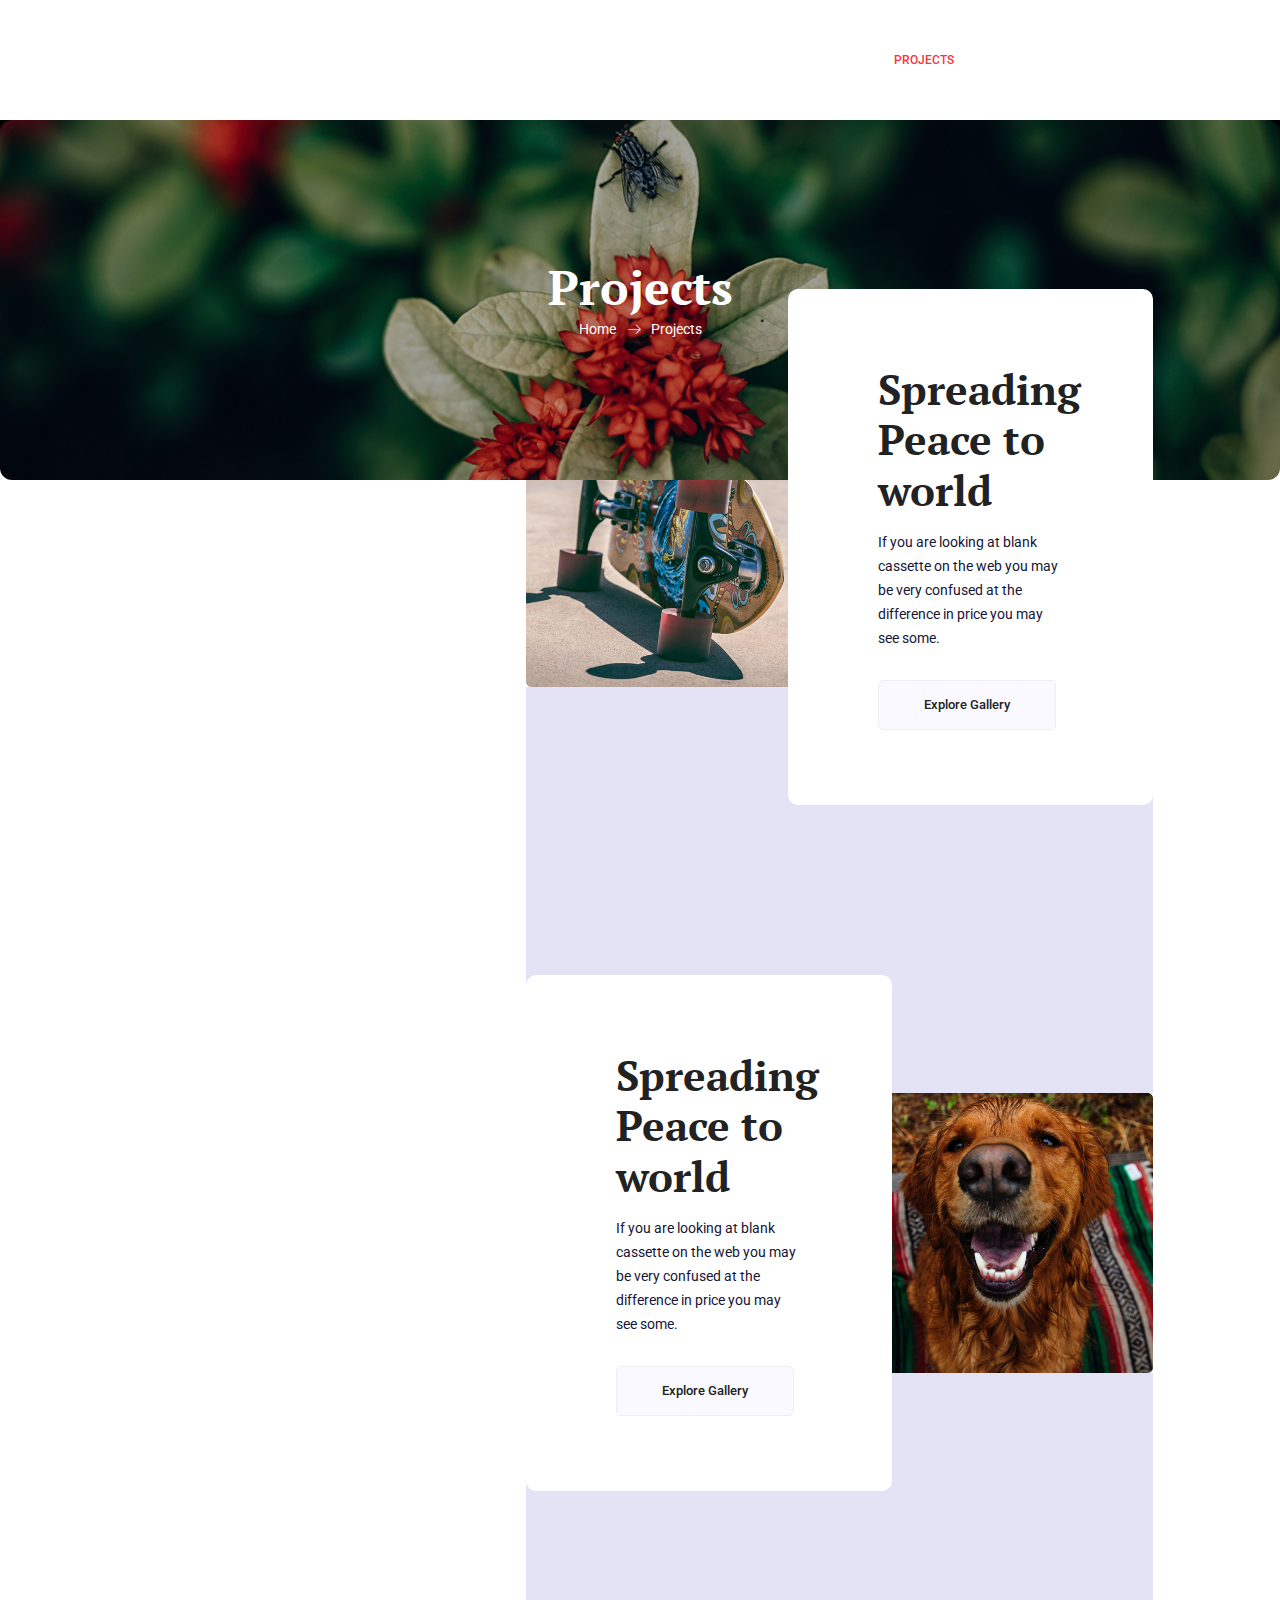
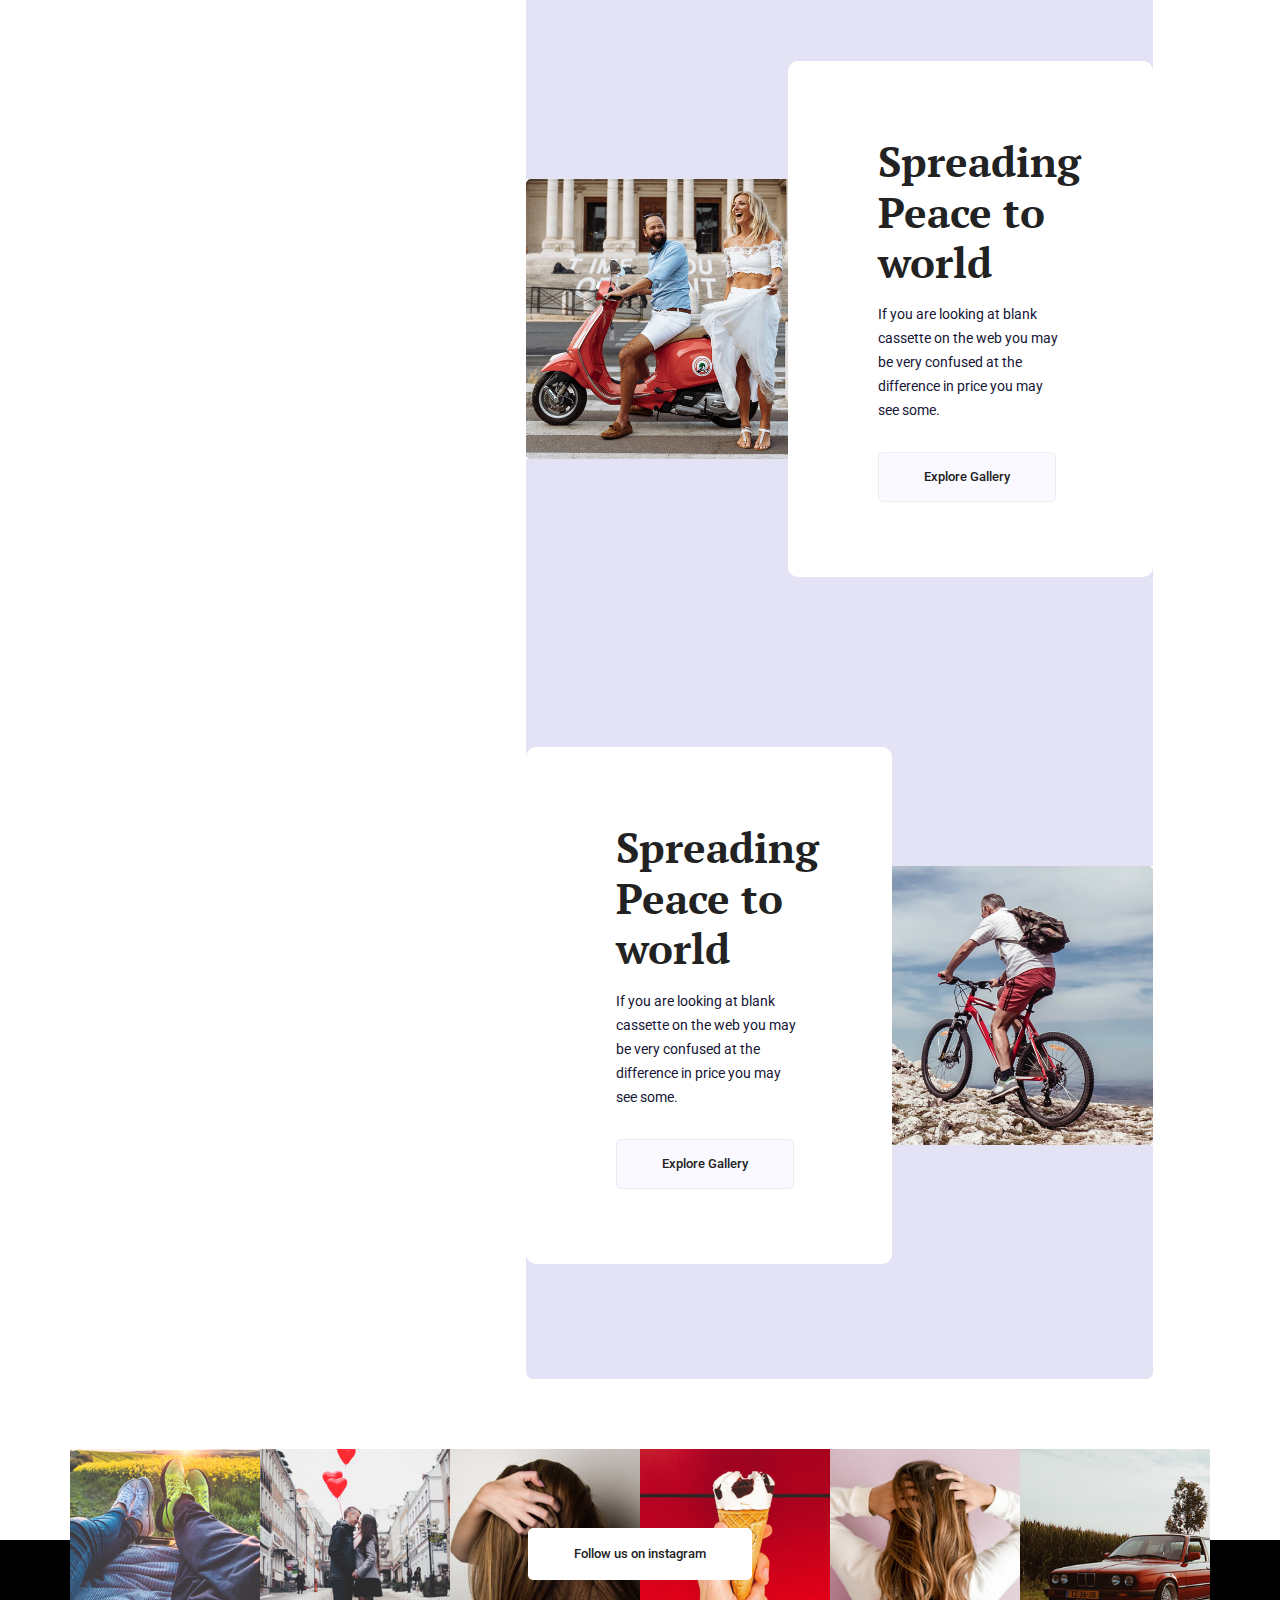
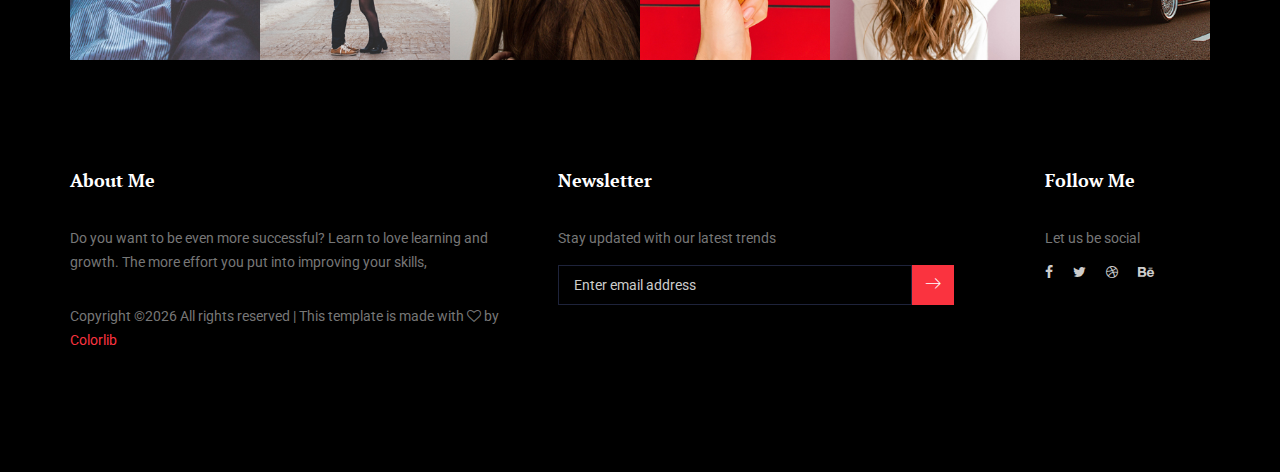
<file: projects.html>
<!doctype html>
<html lang="en">
    <head>
        <!-- Required meta tags -->
        <meta charset="utf-8">
        <meta name="viewport" content="width=device-width, initial-scale=1, shrink-to-fit=no">
        <link rel="icon" href="img/favicon.png" type="image/png">
        <title>Flash Photography</title>
        <!-- Bootstrap CSS -->
        <link rel="stylesheet" href="css/bootstrap.css">
        <link rel="stylesheet" href="vendors/linericon/style.css">
        <link rel="stylesheet" href="css/font-awesome.min.css">
        <link rel="stylesheet" href="vendors/owl-carousel/owl.carousel.min.css">
        <link rel="stylesheet" href="vendors/lightbox/simpleLightbox.css">
        <link rel="stylesheet" href="vendors/nice-select/css/nice-select.css">
        <link rel="stylesheet" href="vendors/animate-css/animate.css">
        <link rel="stylesheet" href="vendors/popup/magnific-popup.css">
        <!-- main css -->
        <link rel="stylesheet" href="css/style.css">
        <link rel="stylesheet" href="css/responsive.css">
    </head>
    <body>
        
        <!--================Header Menu Area =================-->
        <header class="header_area">
            <div class="main_menu">
            	<nav class="navbar navbar-expand-lg navbar-light">
					<div class="container">
						<!-- Brand and toggle get grouped for better mobile display -->
						<a class="navbar-brand logo_h" href="index.html"><img src="img/logo.png" alt=""></a>
						<button class="navbar-toggler" type="button" data-toggle="collapse" data-target="#navbarSupportedContent" aria-controls="navbarSupportedContent" aria-expanded="false" aria-label="Toggle navigation">
							<span class="icon-bar"></span>
							<span class="icon-bar"></span>
							<span class="icon-bar"></span>
						</button>
						<!-- Collect the nav links, forms, and other content for toggling -->
						<div class="collapse navbar-collapse offset" id="navbarSupportedContent">
							<ul class="nav navbar-nav menu_nav ml-auto">
								<li class="nav-item"><a class="nav-link" href="index.html">Home</a></li> 
								<li class="nav-item"><a class="nav-link" href="about-us.html">About</a></li> 
								<li class="nav-item submenu dropdown active">
									<a href="#" class="nav-link dropdown-toggle" data-toggle="dropdown" role="button" aria-haspopup="true" aria-expanded="false">Projects</a>
									<ul class="dropdown-menu">
										<li class="nav-item"><a class="nav-link" href="projects.html">Projects</a>
										<li class="nav-item"><a class="nav-link" href="project-details.html">Project Details</a></li>
									</ul>
								</li> 
								<li class="nav-item submenu dropdown">
									<a href="#" class="nav-link dropdown-toggle" data-toggle="dropdown" role="button" aria-haspopup="true" aria-expanded="false">Pages</a>
									<ul class="dropdown-menu">
										<li class="nav-item"><a class="nav-link" href="elements.html">Elements</a></li>
									</ul>
								</li> 
								<li class="nav-item submenu dropdown">
									<a href="#" class="nav-link dropdown-toggle" data-toggle="dropdown" role="button" aria-haspopup="true" aria-expanded="false">Blog</a>
									<ul class="dropdown-menu">
										<li class="nav-item"><a class="nav-link" href="blog.html">Blog</a></li>
										<li class="nav-item"><a class="nav-link" href="single-blog.html">Blog Details</a></li>
									</ul>
								</li> 
								<li class="nav-item"><a class="nav-link" href="contact.html">Contact</a></li>
							</ul>
						</div> 
					</div>
            	</nav>
            </div>
        </header>
        <!--================Header Menu Area =================-->
        
        <!--================Home Banner Area =================-->
        <section class="banner_area">
            <div class="box_1620">
				<div class="banner_inner d-flex align-items-center">
					<div class="container">
						<div class="banner_content text-center">
							<h2>Projects</h2>
							<div class="page_link">
								<a href="index.html">Home</a>
								<a href="projects.html">Projects</a>
							</div>
						</div>
					</div>
				</div>
            </div>
        </section>
        <!--================End Home Banner Area =================-->
        
        <!--================Home Blog Area =================-->
        <section class="home_blog_area p_120">
        	<div class="container">
        		<div class="home_blog_inner">
        			<div class="row h_blog_item">
        				<div class="col-lg-6">
							<div class="h_blog_img">
								<img class="img-fluid" src="img/home-blog/h-blog-1.jpg" alt="">
							</div>
						</div>
						<div class="col-lg-6">
							<div class="h_blog_text">
								<div class="h_blog_text_inner left">
									<h4>Spreading <br />Peace to world</h4>
									<p>If you are looking at blank cassette on the web you may be very confused at the difference in price you may see some.</p>
									<a class="main_btn2" href="#">Explore Gallery</a>
								</div>
							</div>
						</div>
        			</div>
        			<div class="row h_blog_item">
						<div class="col-lg-6">
							<div class="h_blog_text">
								<div class="h_blog_text_inner right">
									<h4>Spreading <br />Peace to world</h4>
									<p>If you are looking at blank cassette on the web you may be very confused at the difference in price you may see some.</p>
									<a class="main_btn2" href="#">Explore Gallery</a>
								</div>
							</div>
						</div>
						<div class="col-lg-6">
							<div class="h_blog_img">
								<img class="img-fluid" src="img/home-blog/h-blog-2.jpg" alt="">
							</div>
						</div>
        			</div>
        			<div class="row h_blog_item">
        				<div class="col-lg-6">
							<div class="h_blog_img">
								<img class="img-fluid" src="img/home-blog/h-blog-3.jpg" alt="">
							</div>
						</div>
						<div class="col-lg-6">
							<div class="h_blog_text">
								<div class="h_blog_text_inner left">
									<h4>Spreading <br />Peace to world</h4>
									<p>If you are looking at blank cassette on the web you may be very confused at the difference in price you may see some.</p>
									<a class="main_btn2" href="#">Explore Gallery</a>
								</div>
							</div>
						</div>
        			</div>
        			<div class="row h_blog_item">
						<div class="col-lg-6">
							<div class="h_blog_text">
								<div class="h_blog_text_inner right">
									<h4>Spreading <br />Peace to world</h4>
									<p>If you are looking at blank cassette on the web you may be very confused at the difference in price you may see some.</p>
									<a class="main_btn2" href="#">Explore Gallery</a>
								</div>
							</div>
						</div>
						<div class="col-lg-6">
							<div class="h_blog_img">
								<img class="img-fluid" src="img/home-blog/h-blog-4.jpg" alt="">
							</div>
						</div>
        			</div>
        		</div>
        	</div>
        </section>
        <!--================End Home Blog Area =================-->
        
        <!--================Instagram Area =================-->
        <section class="instagram_area">
        	<div class="container box_1620">
        		<div class="insta_btn">
        			<a class="btn theme_btn" href="#">Follow us on instagram</a>
        		</div>
        		<div class="instagram_image row m0">
        			<a href="#"><img src="img/instagram/ins-1.jpg" alt=""></a>
        			<a href="#"><img src="img/instagram/ins-2.jpg" alt=""></a>
        			<a href="#"><img src="img/instagram/ins-3.jpg" alt=""></a>
        			<a href="#"><img src="img/instagram/ins-4.jpg" alt=""></a>
        			<a href="#"><img src="img/instagram/ins-5.jpg" alt=""></a>
        			<a href="#"><img src="img/instagram/ins-6.jpg" alt=""></a>
        		</div>
        	</div>
        </section>
        <!--================End Instagram Area =================-->
        
        <!--================Footer Area =================-->
        <footer class="footer_area">
        	<div class="container">
        		<div class="row footer_inner">
        			<div class="col-lg-5 col-sm-6">
        				<aside class="f_widget ab_widget">
        					<div class="f_title">
        						<h3>About Me</h3>
        					</div>
        					<p>Do you want to be even more successful? Learn to love learning and growth. The more effort you put into improving your skills,</p>
        					<p><!-- Link back to Colorlib can't be removed. Template is licensed under CC BY 3.0. -->
Copyright &copy;<script>document.write(new Date().getFullYear());</script> All rights reserved | This template is made with <i class="fa fa-heart-o" aria-hidden="true"></i> by <a href="https://colorlib.com" target="_blank">Colorlib</a>
<!-- Link back to Colorlib can't be removed. Template is licensed under CC BY 3.0. -->
</p>
        				</aside>
        			</div>
        			<div class="col-lg-5 col-sm-6">
        				<aside class="f_widget news_widget">
        					<div class="f_title">
        						<h3>Newsletter</h3>
        					</div>
        					<p>Stay updated with our latest trends</p>
        					<div id="mc_embed_signup">
                                <form target="_blank" action="https://spondonit.us12.list-manage.com/subscribe/post?u=1462626880ade1ac87bd9c93a&amp;id=92a4423d01" method="get" class="subscribe_form relative">
                                	<div class="input-group d-flex flex-row">
                                        <input name="EMAIL" placeholder="Enter email address" onfocus="this.placeholder = ''" onblur="this.placeholder = 'Email Address '" required="" type="email">
                                        <button class="btn sub-btn"><span class="lnr lnr-arrow-right"></span></button>		
                                    </div>				
                                    <div class="mt-10 info"></div>
                                </form>
                            </div>
        				</aside>
        			</div>
        			<div class="col-lg-2">
        				<aside class="f_widget social_widget">
        					<div class="f_title">
        						<h3>Follow Me</h3>
        					</div>
        					<p>Let us be social</p>
        					<ul class="list">
        						<li><a href="#"><i class="fa fa-facebook"></i></a></li>
        						<li><a href="#"><i class="fa fa-twitter"></i></a></li>
        						<li><a href="#"><i class="fa fa-dribbble"></i></a></li>
        						<li><a href="#"><i class="fa fa-behance"></i></a></li>
        					</ul>
        				</aside>
        			</div>
        		</div>
        	</div>
        </footer>
        <!--================End Footer Area =================-->
        
        
        
        
        
        
        <!-- Optional JavaScript -->
        <!-- jQuery first, then Popper.js, then Bootstrap JS -->
        <script src="js/jquery-3.3.1.min.js"></script>
        <script src="js/popper.js"></script>
        <script src="js/bootstrap.min.js"></script>
        <script src="js/stellar.js"></script>
        <script src="vendors/lightbox/simpleLightbox.min.js"></script>
        <script src="vendors/nice-select/js/jquery.nice-select.min.js"></script>
        <script src="vendors/isotope/imagesloaded.pkgd.min.js"></script>
        <script src="vendors/isotope/isotope.pkgd.min.js"></script>
        <script src="vendors/owl-carousel/owl.carousel.min.js"></script>
        <script src="vendors/popup/jquery.magnific-popup.min.js"></script>
        <script src="js/jquery.ajaxchimp.min.js"></script>
        <script src="vendors/counter-up/jquery.waypoints.min.js"></script>
        <script src="vendors/counter-up/jquery.counterup.js"></script>
        <script src="js/mail-script.js"></script>
        <script src="js/theme.js"></script>
    </body>
</html>
</file>
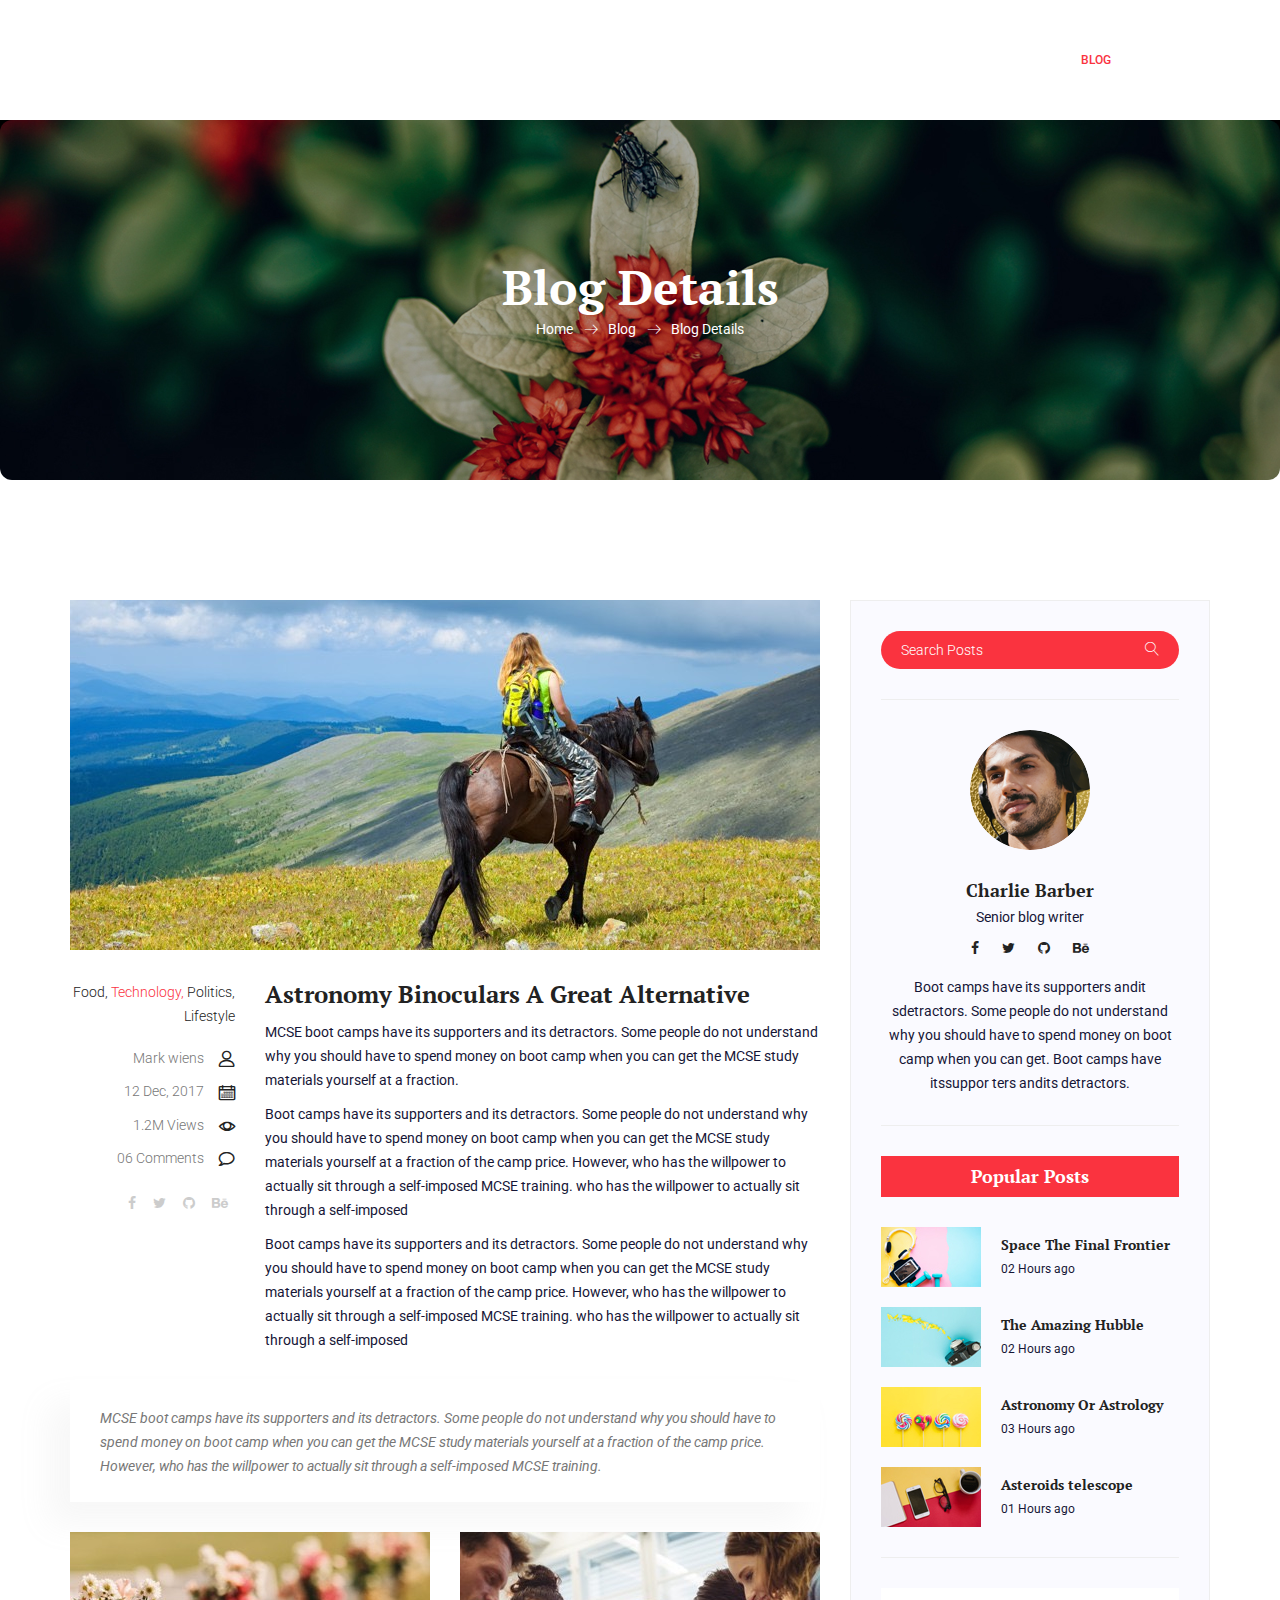
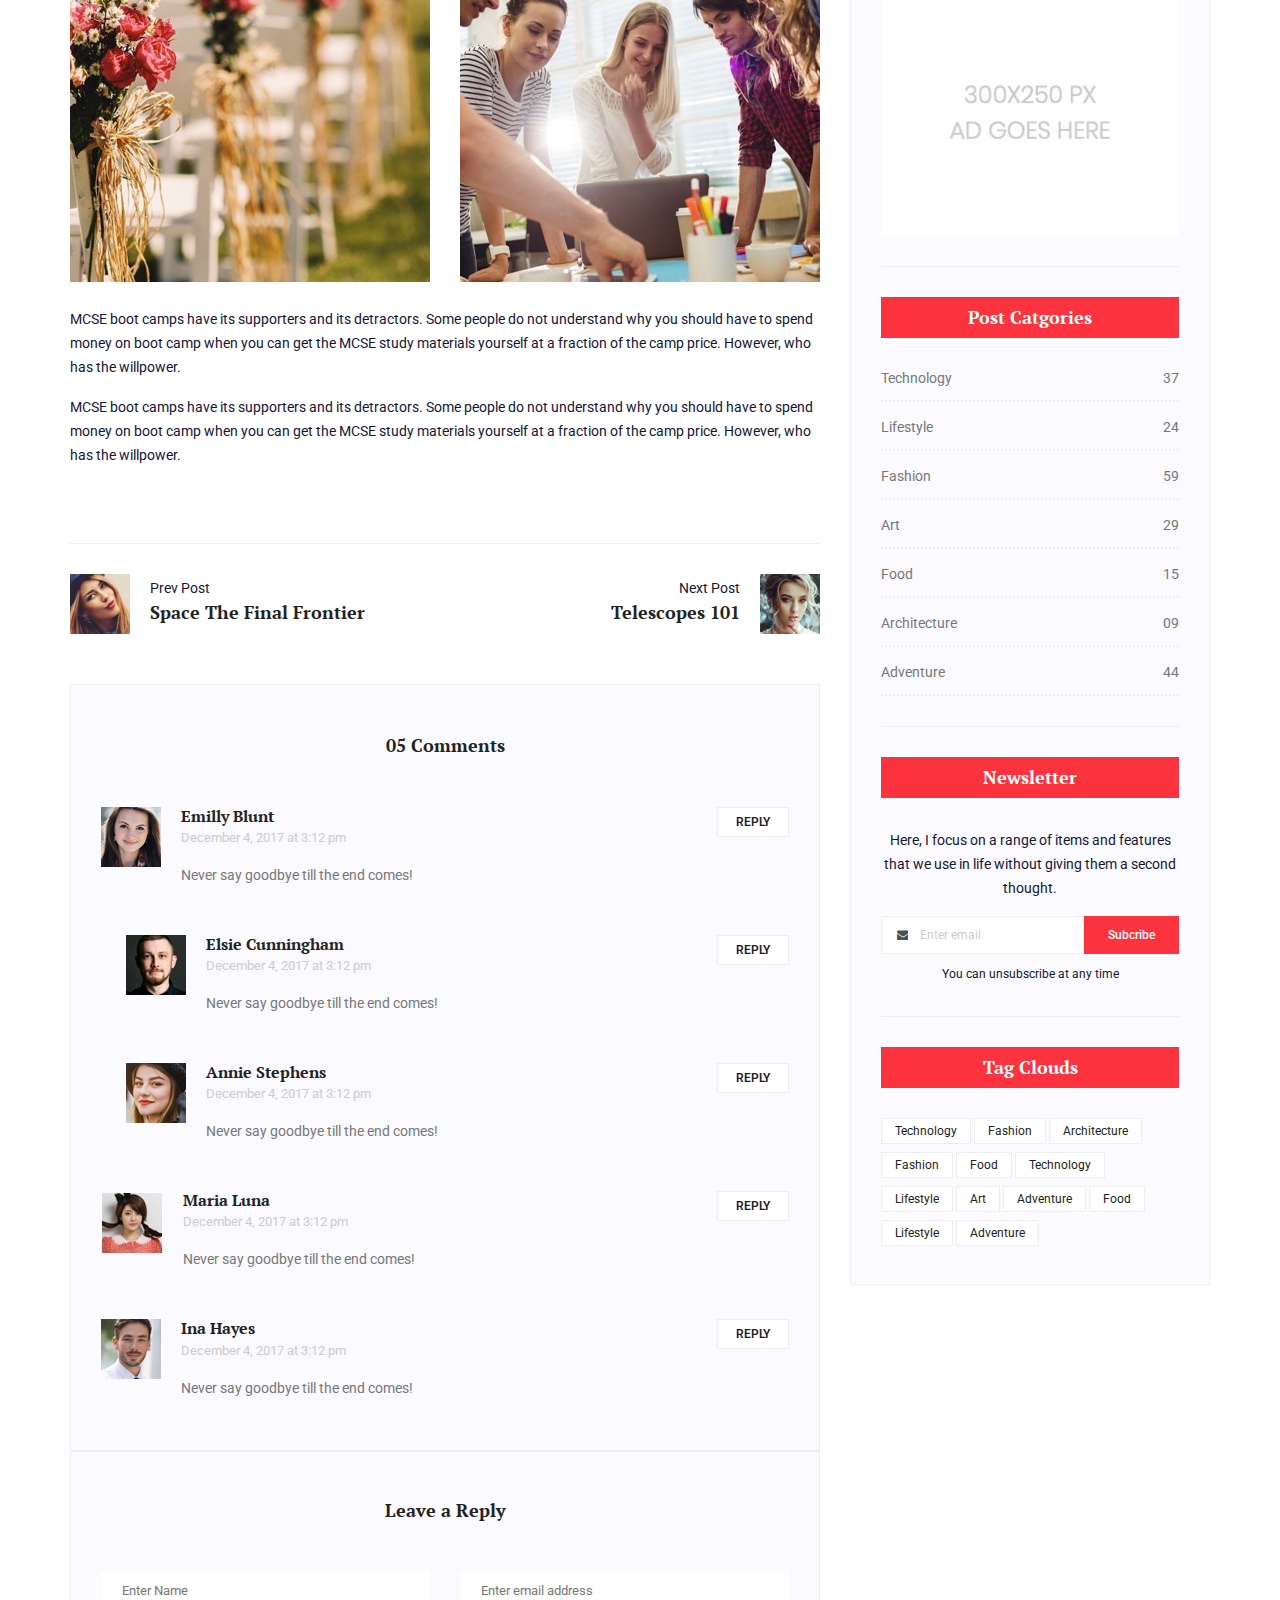
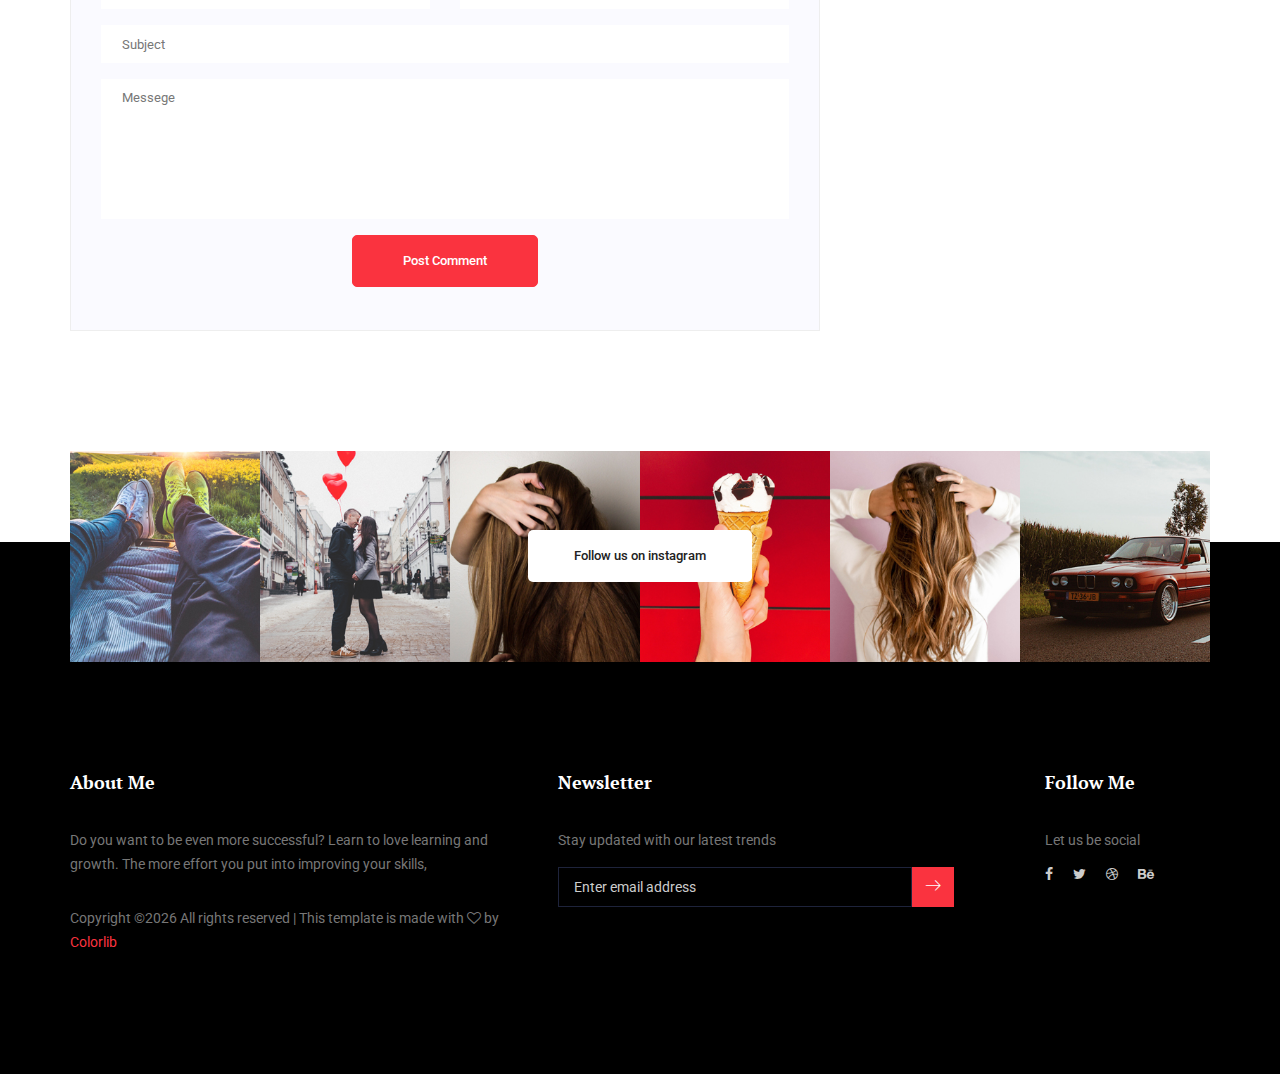
<file: single-blog.html>
<!doctype html>
<html lang="en">
    <head>
        <!-- Required meta tags -->
        <meta charset="utf-8">
        <meta name="viewport" content="width=device-width, initial-scale=1, shrink-to-fit=no">
        <link rel="icon" href="img/favicon.png" type="image/png">
        <title>Flash Photography</title>
        <!-- Bootstrap CSS -->
        <link rel="stylesheet" href="css/bootstrap.css">
        <link rel="stylesheet" href="vendors/linericon/style.css">
        <link rel="stylesheet" href="css/font-awesome.min.css">
        <link rel="stylesheet" href="vendors/owl-carousel/owl.carousel.min.css">
        <link rel="stylesheet" href="vendors/lightbox/simpleLightbox.css">
        <link rel="stylesheet" href="vendors/nice-select/css/nice-select.css">
        <link rel="stylesheet" href="vendors/animate-css/animate.css">
        <link rel="stylesheet" href="vendors/popup/magnific-popup.css">
        <!-- main css -->
        <link rel="stylesheet" href="css/style.css">
        <link rel="stylesheet" href="css/responsive.css">
    </head>
    <body>
        
        <!--================Header Menu Area =================-->
        <header class="header_area">
            <div class="main_menu">
            	<nav class="navbar navbar-expand-lg navbar-light">
					<div class="container">
						<!-- Brand and toggle get grouped for better mobile display -->
						<a class="navbar-brand logo_h" href="index.html"><img src="img/logo.png" alt=""></a>
						<button class="navbar-toggler" type="button" data-toggle="collapse" data-target="#navbarSupportedContent" aria-controls="navbarSupportedContent" aria-expanded="false" aria-label="Toggle navigation">
							<span class="icon-bar"></span>
							<span class="icon-bar"></span>
							<span class="icon-bar"></span>
						</button>
						<!-- Collect the nav links, forms, and other content for toggling -->
						<div class="collapse navbar-collapse offset" id="navbarSupportedContent">
							<ul class="nav navbar-nav menu_nav ml-auto">
								<li class="nav-item"><a class="nav-link" href="index.html">Home</a></li> 
								<li class="nav-item"><a class="nav-link" href="about-us.html">About</a></li> 
								<li class="nav-item submenu dropdown">
									<a href="#" class="nav-link dropdown-toggle" data-toggle="dropdown" role="button" aria-haspopup="true" aria-expanded="false">Projects</a>
									<ul class="dropdown-menu">
										<li class="nav-item"><a class="nav-link" href="projects.html">Projects</a>
										<li class="nav-item"><a class="nav-link" href="project-details.html">Project Details</a></li>
									</ul>
								</li> 
								<li class="nav-item submenu dropdown">
									<a href="#" class="nav-link dropdown-toggle" data-toggle="dropdown" role="button" aria-haspopup="true" aria-expanded="false">Pages</a>
									<ul class="dropdown-menu">
										<li class="nav-item"><a class="nav-link" href="elements.html">Elements</a></li>
									</ul>
								</li> 
								<li class="nav-item submenu dropdown active">
									<a href="#" class="nav-link dropdown-toggle" data-toggle="dropdown" role="button" aria-haspopup="true" aria-expanded="false">Blog</a>
									<ul class="dropdown-menu">
										<li class="nav-item"><a class="nav-link" href="blog.html">Blog</a></li>
										<li class="nav-item"><a class="nav-link" href="single-blog.html">Blog Details</a></li>
									</ul>
								</li> 
								<li class="nav-item"><a class="nav-link" href="contact.html">Contact</a></li>
							</ul>
						</div> 
					</div>
            	</nav>
            </div>
        </header>
        <!--================Header Menu Area =================-->
        
        <!--================Home Banner Area =================-->
        <section class="banner_area">
            <div class="box_1620">
				<div class="banner_inner d-flex align-items-center">
					<div class="container">
						<div class="banner_content text-center">
							<h2>Blog Details</h2>
							<div class="page_link">
								<a href="index.html">Home</a>
								<a href="blog.html">Blog</a>
								<a href="single-blog.html">Blog Details</a>
							</div>
						</div>
					</div>
				</div>
            </div>
        </section>
        <!--================End Home Banner Area =================-->
        
        <!--================Blog Area =================-->
        <section class="blog_area single-post-area p_120">
            <div class="container">
                <div class="row">
                    <div class="col-lg-8 posts-list">
                        <div class="single-post row">
                            <div class="col-lg-12">
                                <div class="feature-img">
                                    <img class="img-fluid" src="img/blog/feature-img1.jpg" alt="">
                                </div>									
                            </div>
                            <div class="col-lg-3  col-md-3">
                                <div class="blog_info text-right">
                                    <div class="post_tag">
                                        <a href="#">Food,</a>
                                        <a class="active" href="#">Technology,</a>
                                        <a href="#">Politics,</a>
                                        <a href="#">Lifestyle</a>
                                    </div>
                                    <ul class="blog_meta list">
                                        <li><a href="#">Mark wiens<i class="lnr lnr-user"></i></a></li>
                                        <li><a href="#">12 Dec, 2017<i class="lnr lnr-calendar-full"></i></a></li>
                                        <li><a href="#">1.2M Views<i class="lnr lnr-eye"></i></a></li>
                                        <li><a href="#">06 Comments<i class="lnr lnr-bubble"></i></a></li>
                                    </ul>
                                    <ul class="social-links">
                                        <li><a href="#"><i class="fa fa-facebook"></i></a></li>
                                        <li><a href="#"><i class="fa fa-twitter"></i></a></li>
                                        <li><a href="#"><i class="fa fa-github"></i></a></li>
                                        <li><a href="#"><i class="fa fa-behance"></i></a></li>
                                    </ul>
                                </div>
                            </div>
                            <div class="col-lg-9 col-md-9 blog_details">
                                <h2>Astronomy Binoculars A Great Alternative</h2>
                                <p class="excert">
                                    MCSE boot camps have its supporters and its detractors. Some people do not understand why you should have to spend money on boot camp when you can get the MCSE study materials yourself at a fraction.
                                </p>
                                <p>
                                    Boot camps have its supporters and its detractors. Some people do not understand why you should have to spend money on boot camp when you can get the MCSE study materials yourself at a fraction of the camp price. However, who has the willpower to actually sit through a self-imposed MCSE training. who has the willpower to actually sit through a self-imposed
                                </p>
                                <p>
                                    Boot camps have its supporters and its detractors. Some people do not understand why you should have to spend money on boot camp when you can get the MCSE study materials yourself at a fraction of the camp price. However, who has the willpower to actually sit through a self-imposed MCSE training. who has the willpower to actually sit through a self-imposed
                                </p>
                            </div>
                            <div class="col-lg-12">
                                <div class="quotes">
                                    MCSE boot camps have its supporters and its detractors. Some people do not understand why you should have to spend money on boot camp when you can get the MCSE study materials yourself at a fraction of the camp price. However, who has the willpower to actually sit through a self-imposed MCSE training.										
                                </div>
                                <div class="row">
                                    <div class="col-6">
                                        <img class="img-fluid" src="img/blog/post-img1.jpg" alt="">
                                    </div>
                                    <div class="col-6">
                                        <img class="img-fluid" src="img/blog/post-img2.jpg" alt="">
                                    </div>	
                                    <div class="col-lg-12 mt-25">
                                        <p>
                                            MCSE boot camps have its supporters and its detractors. Some people do not understand why you should have to spend money on boot camp when you can get the MCSE study materials yourself at a fraction of the camp price. However, who has the willpower.
                                        </p>
                                        <p>
                                            MCSE boot camps have its supporters and its detractors. Some people do not understand why you should have to spend money on boot camp when you can get the MCSE study materials yourself at a fraction of the camp price. However, who has the willpower.
                                        </p>											
                                    </div>									
                                </div>
                            </div>
                        </div>
                        <div class="navigation-area">
                            <div class="row">
                                <div class="col-lg-6 col-md-6 col-12 nav-left flex-row d-flex justify-content-start align-items-center">
                                    <div class="thumb">
                                        <a href="#"><img class="img-fluid" src="img/blog/prev.jpg" alt=""></a>
                                    </div>
                                    <div class="arrow">
                                        <a href="#"><span class="lnr text-white lnr-arrow-left"></span></a>
                                    </div>
                                    <div class="detials">
                                        <p>Prev Post</p>
                                        <a href="#"><h4>Space The Final Frontier</h4></a>
                                    </div>
                                </div>
                                <div class="col-lg-6 col-md-6 col-12 nav-right flex-row d-flex justify-content-end align-items-center">
                                    <div class="detials">
                                        <p>Next Post</p>
                                        <a href="#"><h4>Telescopes 101</h4></a>
                                    </div>
                                    <div class="arrow">
                                        <a href="#"><span class="lnr text-white lnr-arrow-right"></span></a>
                                    </div>
                                    <div class="thumb">
                                        <a href="#"><img class="img-fluid" src="img/blog/next.jpg" alt=""></a>
                                    </div>										
                                </div>									
                            </div>
                        </div>
                        <div class="comments-area">
                            <h4>05 Comments</h4>
                            <div class="comment-list">
                                <div class="single-comment justify-content-between d-flex">
                                    <div class="user justify-content-between d-flex">
                                        <div class="thumb">
                                            <img src="img/blog/c1.jpg" alt="">
                                        </div>
                                        <div class="desc">
                                            <h5><a href="#">Emilly Blunt</a></h5>
                                            <p class="date">December 4, 2017 at 3:12 pm </p>
                                            <p class="comment">
                                                Never say goodbye till the end comes!
                                            </p>
                                        </div>
                                    </div>
                                    <div class="reply-btn">
                                           <a href="" class="btn-reply text-uppercase">reply</a> 
                                    </div>
                                </div>
                            </div>	
                            <div class="comment-list left-padding">
                                <div class="single-comment justify-content-between d-flex">
                                    <div class="user justify-content-between d-flex">
                                        <div class="thumb">
                                            <img src="img/blog/c2.jpg" alt="">
                                        </div>
                                        <div class="desc">
                                            <h5><a href="#">Elsie Cunningham</a></h5>
                                            <p class="date">December 4, 2017 at 3:12 pm </p>
                                            <p class="comment">
                                                Never say goodbye till the end comes!
                                            </p>
                                        </div>
                                    </div>
                                    <div class="reply-btn">
                                           <a href="" class="btn-reply text-uppercase">reply</a> 
                                    </div>
                                </div>
                            </div>	
                            <div class="comment-list left-padding">
                                <div class="single-comment justify-content-between d-flex">
                                    <div class="user justify-content-between d-flex">
                                        <div class="thumb">
                                            <img src="img/blog/c3.jpg" alt="">
                                        </div>
                                        <div class="desc">
                                            <h5><a href="#">Annie Stephens</a></h5>
                                            <p class="date">December 4, 2017 at 3:12 pm </p>
                                            <p class="comment">
                                                Never say goodbye till the end comes!
                                            </p>
                                        </div>
                                    </div>
                                    <div class="reply-btn">
                                           <a href="" class="btn-reply text-uppercase">reply</a> 
                                    </div>
                                </div>
                            </div>	
                            <div class="comment-list">
                                <div class="single-comment justify-content-between d-flex">
                                    <div class="user justify-content-between d-flex">
                                        <div class="thumb">
                                            <img src="img/blog/c4.jpg" alt="">
                                        </div>
                                        <div class="desc">
                                            <h5><a href="#">Maria Luna</a></h5>
                                            <p class="date">December 4, 2017 at 3:12 pm </p>
                                            <p class="comment">
                                                Never say goodbye till the end comes!
                                            </p>
                                        </div>
                                    </div>
                                    <div class="reply-btn">
                                           <a href="" class="btn-reply text-uppercase">reply</a> 
                                    </div>
                                </div>
                            </div>	
                            <div class="comment-list">
                                <div class="single-comment justify-content-between d-flex">
                                    <div class="user justify-content-between d-flex">
                                        <div class="thumb">
                                            <img src="img/blog/c5.jpg" alt="">
                                        </div>
                                        <div class="desc">
                                            <h5><a href="#">Ina Hayes</a></h5>
                                            <p class="date">December 4, 2017 at 3:12 pm </p>
                                            <p class="comment">
                                                Never say goodbye till the end comes!
                                            </p>
                                        </div>
                                    </div>
                                    <div class="reply-btn">
                                           <a href="" class="btn-reply text-uppercase">reply</a> 
                                    </div>
                                </div>
                            </div>	                                             				
                        </div>
                        <div class="comment-form">
                            <h4>Leave a Reply</h4>
                            <form>
                                <div class="form-group form-inline">
                                  <div class="form-group col-lg-6 col-md-6 name">
                                    <input type="text" class="form-control" id="name" placeholder="Enter Name" onfocus="this.placeholder = ''" onblur="this.placeholder = 'Enter Name'">
                                  </div>
                                  <div class="form-group col-lg-6 col-md-6 email">
                                    <input type="email" class="form-control" id="email" placeholder="Enter email address" onfocus="this.placeholder = ''" onblur="this.placeholder = 'Enter email address'">
                                  </div>										
                                </div>
                                <div class="form-group">
                                    <input type="text" class="form-control" id="subject" placeholder="Subject" onfocus="this.placeholder = ''" onblur="this.placeholder = 'Subject'">
                                </div>
                                <div class="form-group">
                                    <textarea class="form-control mb-10" rows="5" name="message" placeholder="Messege" onfocus="this.placeholder = ''" onblur="this.placeholder = 'Messege'" required=""></textarea>
                                </div>
                                <a href="#" class="primary-btn submit_btn">Post Comment</a>	
                            </form>
                        </div>
                    </div>
                    <div class="col-lg-4">
                        <div class="blog_right_sidebar">
                            <aside class="single_sidebar_widget search_widget">
                                <div class="input-group">
                                    <input type="text" class="form-control" placeholder="Search Posts">
                                    <span class="input-group-btn">
                                        <button class="btn btn-default" type="button"><i class="lnr lnr-magnifier"></i></button>
                                    </span>
                                </div><!-- /input-group -->
                                <div class="br"></div>
                            </aside>
                            <aside class="single_sidebar_widget author_widget">
                                <img class="author_img rounded-circle" src="img/blog/author.png" alt="">
                                <h4>Charlie Barber</h4>
                                <p>Senior blog writer</p>
                                <div class="social_icon">
                                    <a href="#"><i class="fa fa-facebook"></i></a>
                                    <a href="#"><i class="fa fa-twitter"></i></a>
                                    <a href="#"><i class="fa fa-github"></i></a>
                                    <a href="#"><i class="fa fa-behance"></i></a>
                                </div>
                                <p>Boot camps have its supporters andit sdetractors. Some people do not understand why you should have to spend money on boot camp when you can get. Boot camps have itssuppor ters andits detractors.</p>
                                <div class="br"></div>
                            </aside>
                            <aside class="single_sidebar_widget popular_post_widget">
                                <h3 class="widget_title">Popular Posts</h3>
                                <div class="media post_item">
                                    <img src="img/blog/popular-post/post1.jpg" alt="post">
                                    <div class="media-body">
                                        <a href="blog-details.html"><h3>Space The Final Frontier</h3></a>
                                        <p>02 Hours ago</p>
                                    </div>
                                </div>
                                <div class="media post_item">
                                    <img src="img/blog/popular-post/post2.jpg" alt="post">
                                    <div class="media-body">
                                        <a href="blog-details.html"><h3>The Amazing Hubble</h3></a>
                                        <p>02 Hours ago</p>
                                    </div>
                                </div>
                                <div class="media post_item">
                                    <img src="img/blog/popular-post/post3.jpg" alt="post">
                                    <div class="media-body">
                                        <a href="blog-details.html"><h3>Astronomy Or Astrology</h3></a>
                                        <p>03 Hours ago</p>
                                    </div>
                                </div>
                                <div class="media post_item">
                                    <img src="img/blog/popular-post/post4.jpg" alt="post">
                                    <div class="media-body">
                                        <a href="blog-details.html"><h3>Asteroids telescope</h3></a>
                                        <p>01 Hours ago</p>
                                    </div>
                                </div>
                                <div class="br"></div>
                            </aside>
                            <aside class="single_sidebar_widget ads_widget">
                                <a href="#"><img class="img-fluid" src="img/blog/add.jpg" alt=""></a>
                                <div class="br"></div>
                            </aside>
                            <aside class="single_sidebar_widget post_category_widget">
                                <h4 class="widget_title">Post Catgories</h4>
                                <ul class="list cat-list">
                                    <li>
                                        <a href="#" class="d-flex justify-content-between">
                                            <p>Technology</p>
                                            <p>37</p>
                                        </a>
                                    </li>
                                    <li>
                                        <a href="#" class="d-flex justify-content-between">
                                            <p>Lifestyle</p>
                                            <p>24</p>
                                        </a>
                                    </li>
                                    <li>
                                        <a href="#" class="d-flex justify-content-between">
                                            <p>Fashion</p>
                                            <p>59</p>
                                        </a>
                                    </li>
                                    <li>
                                        <a href="#" class="d-flex justify-content-between">
                                            <p>Art</p>
                                            <p>29</p>
                                        </a>
                                    </li>
                                    <li>
                                        <a href="#" class="d-flex justify-content-between">
                                            <p>Food</p>
                                            <p>15</p>
                                        </a>
                                    </li>
                                    <li>
                                        <a href="#" class="d-flex justify-content-between">
                                            <p>Architecture</p>
                                            <p>09</p>
                                        </a>
                                    </li>
                                    <li>
                                        <a href="#" class="d-flex justify-content-between">
                                            <p>Adventure</p>
                                            <p>44</p>
                                        </a>
                                    </li>															
                                </ul>
                                <div class="br"></div>
                            </aside>
                            <aside class="single-sidebar-widget newsletter_widget">
                                <h4 class="widget_title">Newsletter</h4>
                                <p>
                                Here, I focus on a range of items and features that we use in life without
                                giving them a second thought.
                                </p>
                                <div class="form-group d-flex flex-row">
                                    <div class="input-group">
                                        <div class="input-group-prepend">
                                            <div class="input-group-text"><i class="fa fa-envelope" aria-hidden="true"></i></div>
                                        </div>
                                        <input type="text" class="form-control" id="inlineFormInputGroup" placeholder="Enter email" onfocus="this.placeholder = ''" onblur="this.placeholder = 'Enter email'">
                                    </div>
                                    <a href="#" class="bbtns">Subcribe</a>
                                </div>	
                                <p class="text-bottom">You can unsubscribe at any time</p>	
                                <div class="br"></div>							
                            </aside>
                            <aside class="single-sidebar-widget tag_cloud_widget">
                                <h4 class="widget_title">Tag Clouds</h4>
                                <ul class="list">
                                    <li><a href="#">Technology</a></li>
                                    <li><a href="#">Fashion</a></li>
                                    <li><a href="#">Architecture</a></li>
                                    <li><a href="#">Fashion</a></li>
                                    <li><a href="#">Food</a></li>
                                    <li><a href="#">Technology</a></li>
                                    <li><a href="#">Lifestyle</a></li>
                                    <li><a href="#">Art</a></li>
                                    <li><a href="#">Adventure</a></li>
                                    <li><a href="#">Food</a></li>
                                    <li><a href="#">Lifestyle</a></li>
                                    <li><a href="#">Adventure</a></li>
                                </ul>
                            </aside>
                        </div>
                    </div>
                </div>
            </div>
        </section>
        <!--================Blog Area =================-->
        
        <!--================Instagram Area =================-->
        <section class="instagram_area">
        	<div class="container box_1620">
        		<div class="insta_btn">
        			<a class="btn theme_btn" href="#">Follow us on instagram</a>
        		</div>
        		<div class="instagram_image row m0">
        			<a href="#"><img src="img/instagram/ins-1.jpg" alt=""></a>
        			<a href="#"><img src="img/instagram/ins-2.jpg" alt=""></a>
        			<a href="#"><img src="img/instagram/ins-3.jpg" alt=""></a>
        			<a href="#"><img src="img/instagram/ins-4.jpg" alt=""></a>
        			<a href="#"><img src="img/instagram/ins-5.jpg" alt=""></a>
        			<a href="#"><img src="img/instagram/ins-6.jpg" alt=""></a>
        		</div>
        	</div>
        </section>
        <!--================End Instagram Area =================-->
        
        <!--================Footer Area =================-->
        <footer class="footer_area">
        	<div class="container">
        		<div class="row footer_inner">
        			<div class="col-lg-5 col-sm-6">
        				<aside class="f_widget ab_widget">
        					<div class="f_title">
        						<h3>About Me</h3>
        					</div>
        					<p>Do you want to be even more successful? Learn to love learning and growth. The more effort you put into improving your skills,</p>
        					<p><!-- Link back to Colorlib can't be removed. Template is licensed under CC BY 3.0. -->
Copyright &copy;<script>document.write(new Date().getFullYear());</script> All rights reserved | This template is made with <i class="fa fa-heart-o" aria-hidden="true"></i> by <a href="https://colorlib.com" target="_blank">Colorlib</a>
<!-- Link back to Colorlib can't be removed. Template is licensed under CC BY 3.0. -->
</p>
        				</aside>
        			</div>
        			<div class="col-lg-5 col-sm-6">
        				<aside class="f_widget news_widget">
        					<div class="f_title">
        						<h3>Newsletter</h3>
        					</div>
        					<p>Stay updated with our latest trends</p>
        					<div id="mc_embed_signup">
                                <form target="_blank" action="https://spondonit.us12.list-manage.com/subscribe/post?u=1462626880ade1ac87bd9c93a&amp;id=92a4423d01" method="get" class="subscribe_form relative">
                                	<div class="input-group d-flex flex-row">
                                        <input name="EMAIL" placeholder="Enter email address" onfocus="this.placeholder = ''" onblur="this.placeholder = 'Email Address '" required="" type="email">
                                        <button class="btn sub-btn"><span class="lnr lnr-arrow-right"></span></button>		
                                    </div>				
                                    <div class="mt-10 info"></div>
                                </form>
                            </div>
        				</aside>
        			</div>
        			<div class="col-lg-2">
        				<aside class="f_widget social_widget">
        					<div class="f_title">
        						<h3>Follow Me</h3>
        					</div>
        					<p>Let us be social</p>
        					<ul class="list">
        						<li><a href="#"><i class="fa fa-facebook"></i></a></li>
        						<li><a href="#"><i class="fa fa-twitter"></i></a></li>
        						<li><a href="#"><i class="fa fa-dribbble"></i></a></li>
        						<li><a href="#"><i class="fa fa-behance"></i></a></li>
        					</ul>
        				</aside>
        			</div>
        		</div>
        	</div>
        </footer>
        <!--================End Footer Area =================-->
        
        
        
        
        <!-- Optional JavaScript -->
        <!-- jQuery first, then Popper.js, then Bootstrap JS -->
        <script src="js/jquery-3.3.1.min.js"></script>
        <script src="js/popper.js"></script>
        <script src="js/bootstrap.min.js"></script>
        <script src="js/stellar.js"></script>
        <script src="vendors/lightbox/simpleLightbox.min.js"></script>
        <script src="vendors/nice-select/js/jquery.nice-select.min.js"></script>
        <script src="vendors/isotope/imagesloaded.pkgd.min.js"></script>
        <script src="vendors/isotope/isotope.pkgd.min.js"></script>
        <script src="vendors/owl-carousel/owl.carousel.min.js"></script>
        <script src="js/jquery.ajaxchimp.min.js"></script>
        <script src="vendors/popup/jquery.magnific-popup.min.js"></script>
        <script src="js/mail-script.js"></script>
        <script src="vendors/counter-up/jquery.waypoints.min.js"></script>
        <script src="vendors/counter-up/jquery.counterup.js"></script>
        <script src="js/theme.js"></script>
    </body>
</html>
</file>
<file: vendors/linericon/style.css>
@font-face {
	font-family: 'Linearicons-Free';
	src:url('fonts/Linearicons-Free.eot?w118d');
	src:url('fonts/Linearicons-Free.eot?#iefixw118d') format('embedded-opentype'),
		url('fonts/Linearicons-Free.woff2?w118d') format('woff2'),
		url('fonts/Linearicons-Free.woff?w118d') format('woff'),
		url('fonts/Linearicons-Free.ttf?w118d') format('truetype'),
		url('fonts/Linearicons-Free.svg?w118d#Linearicons-Free') format('svg');
	font-weight: normal;
	font-style: normal;
}

.lnr {
	font-family: 'Linearicons-Free';
	speak: none;
	font-style: normal;
	font-weight: normal;
	font-variant: normal;
	text-transform: none;
	line-height: 1;

	/* Better Font Rendering =========== */
	-webkit-font-smoothing: antialiased;
	-moz-osx-font-smoothing: grayscale;
}

.lnr-home:before {
	content: "\e800";
}
.lnr-apartment:before {
	content: "\e801";
}
.lnr-pencil:before {
	content: "\e802";
}
.lnr-magic-wand:before {
	content: "\e803";
}
.lnr-drop:before {
	content: "\e804";
}
.lnr-lighter:before {
	content: "\e805";
}
.lnr-poop:before {
	content: "\e806";
}
.lnr-sun:before {
	content: "\e807";
}
.lnr-moon:before {
	content: "\e808";
}
.lnr-cloud:before {
	content: "\e809";
}
.lnr-cloud-upload:before {
	content: "\e80a";
}
.lnr-cloud-download:before {
	content: "\e80b";
}
.lnr-cloud-sync:before {
	content: "\e80c";
}
.lnr-cloud-check:before {
	content: "\e80d";
}
.lnr-database:before {
	content: "\e80e";
}
.lnr-lock:before {
	content: "\e80f";
}
.lnr-cog:before {
	content: "\e810";
}
.lnr-trash:before {
	content: "\e811";
}
.lnr-dice:before {
	content: "\e812";
}
.lnr-heart:before {
	content: "\e813";
}
.lnr-star:before {
	content: "\e814";
}
.lnr-star-half:before {
	content: "\e815";
}
.lnr-star-empty:before {
	content: "\e816";
}
.lnr-flag:before {
	content: "\e817";
}
.lnr-envelope:before {
	content: "\e818";
}
.lnr-paperclip:before {
	content: "\e819";
}
.lnr-inbox:before {
	content: "\e81a";
}
.lnr-eye:before {
	content: "\e81b";
}
.lnr-printer:before {
	content: "\e81c";
}
.lnr-file-empty:before {
	content: "\e81d";
}
.lnr-file-add:before {
	content: "\e81e";
}
.lnr-enter:before {
	content: "\e81f";
}
.lnr-exit:before {
	content: "\e820";
}
.lnr-graduation-hat:before {
	content: "\e821";
}
.lnr-license:before {
	content: "\e822";
}
.lnr-music-note:before {
	content: "\e823";
}
.lnr-film-play:before {
	content: "\e824";
}
.lnr-camera-video:before {
	content: "\e825";
}
.lnr-camera:before {
	content: "\e826";
}
.lnr-picture:before {
	content: "\e827";
}
.lnr-book:before {
	content: "\e828";
}
.lnr-bookmark:before {
	content: "\e829";
}
.lnr-user:before {
	content: "\e82a";
}
.lnr-users:before {
	content: "\e82b";
}
.lnr-shirt:before {
	content: "\e82c";
}
.lnr-store:before {
	content: "\e82d";
}
.lnr-cart:before {
	content: "\e82e";
}
.lnr-tag:before {
	content: "\e82f";
}
.lnr-phone-handset:before {
	content: "\e830";
}
.lnr-phone:before {
	content: "\e831";
}
.lnr-pushpin:before {
	content: "\e832";
}
.lnr-map-marker:before {
	content: "\e833";
}
.lnr-map:before {
	content: "\e834";
}
.lnr-location:before {
	content: "\e835";
}
.lnr-calendar-full:before {
	content: "\e836";
}
.lnr-keyboard:before {
	content: "\e837";
}
.lnr-spell-check:before {
	content: "\e838";
}
.lnr-screen:before {
	content: "\e839";
}
.lnr-smartphone:before {
	content: "\e83a";
}
.lnr-tablet:before {
	content: "\e83b";
}
.lnr-laptop:before {
	content: "\e83c";
}
.lnr-laptop-phone:before {
	content: "\e83d";
}
.lnr-power-switch:before {
	content: "\e83e";
}
.lnr-bubble:before {
	content: "\e83f";
}
.lnr-heart-pulse:before {
	content: "\e840";
}
.lnr-construction:before {
	content: "\e841";
}
.lnr-pie-chart:before {
	content: "\e842";
}
.lnr-chart-bars:before {
	content: "\e843";
}
.lnr-gift:before {
	content: "\e844";
}
.lnr-diamond:before {
	content: "\e845";
}
.lnr-linearicons:before {
	content: "\e846";
}
.lnr-dinner:before {
	content: "\e847";
}
.lnr-coffee-cup:before {
	content: "\e848";
}
.lnr-leaf:before {
	content: "\e849";
}
.lnr-paw:before {
	content: "\e84a";
}
.lnr-rocket:before {
	content: "\e84b";
}
.lnr-briefcase:before {
	content: "\e84c";
}
.lnr-bus:before {
	content: "\e84d";
}
.lnr-car:before {
	content: "\e84e";
}
.lnr-train:before {
	content: "\e84f";
}
.lnr-bicycle:before {
	content: "\e850";
}
.lnr-wheelchair:before {
	content: "\e851";
}
.lnr-select:before {
	content: "\e852";
}
.lnr-earth:before {
	content: "\e853";
}
.lnr-smile:before {
	content: "\e854";
}
.lnr-sad:before {
	content: "\e855";
}
.lnr-neutral:before {
	content: "\e856";
}
.lnr-mustache:before {
	content: "\e857";
}
.lnr-alarm:before {
	content: "\e858";
}
.lnr-bullhorn:before {
	content: "\e859";
}
.lnr-volume-high:before {
	content: "\e85a";
}
.lnr-volume-medium:before {
	content: "\e85b";
}
.lnr-volume-low:before {
	content: "\e85c";
}
.lnr-volume:before {
	content: "\e85d";
}
.lnr-mic:before {
	content: "\e85e";
}
.lnr-hourglass:before {
	content: "\e85f";
}
.lnr-undo:before {
	content: "\e860";
}
.lnr-redo:before {
	content: "\e861";
}
.lnr-sync:before {
	content: "\e862";
}
.lnr-history:before {
	content: "\e863";
}
.lnr-clock:before {
	content: "\e864";
}
.lnr-download:before {
	content: "\e865";
}
.lnr-upload:before {
	content: "\e866";
}
.lnr-enter-down:before {
	content: "\e867";
}
.lnr-exit-up:before {
	content: "\e868";
}
.lnr-bug:before {
	content: "\e869";
}
.lnr-code:before {
	content: "\e86a";
}
.lnr-link:before {
	content: "\e86b";
}
.lnr-unlink:before {
	content: "\e86c";
}
.lnr-thumbs-up:before {
	content: "\e86d";
}
.lnr-thumbs-down:before {
	content: "\e86e";
}
.lnr-magnifier:before {
	content: "\e86f";
}
.lnr-cross:before {
	content: "\e870";
}
.lnr-menu:before {
	content: "\e871";
}
.lnr-list:before {
	content: "\e872";
}
.lnr-chevron-up:before {
	content: "\e873";
}
.lnr-chevron-down:before {
	content: "\e874";
}
.lnr-chevron-left:before {
	content: "\e875";
}
.lnr-chevron-right:before {
	content: "\e876";
}
.lnr-arrow-up:before {
	content: "\e877";
}
.lnr-arrow-down:before {
	content: "\e878";
}
.lnr-arrow-left:before {
	content: "\e879";
}
.lnr-arrow-right:before {
	content: "\e87a";
}
.lnr-move:before {
	content: "\e87b";
}
.lnr-warning:before {
	content: "\e87c";
}
.lnr-question-circle:before {
	content: "\e87d";
}
.lnr-menu-circle:before {
	content: "\e87e";
}
.lnr-checkmark-circle:before {
	content: "\e87f";
}
.lnr-cross-circle:before {
	content: "\e880";
}
.lnr-plus-circle:before {
	content: "\e881";
}
.lnr-circle-minus:before {
	content: "\e882";
}
.lnr-arrow-up-circle:before {
	content: "\e883";
}
.lnr-arrow-down-circle:before {
	content: "\e884";
}
.lnr-arrow-left-circle:before {
	content: "\e885";
}
.lnr-arrow-right-circle:before {
	content: "\e886";
}
.lnr-chevron-up-circle:before {
	content: "\e887";
}
.lnr-chevron-down-circle:before {
	content: "\e888";
}
.lnr-chevron-left-circle:before {
	content: "\e889";
}
.lnr-chevron-right-circle:before {
	content: "\e88a";
}
.lnr-crop:before {
	content: "\e88b";
}
.lnr-frame-expand:before {
	content: "\e88c";
}
.lnr-frame-contract:before {
	content: "\e88d";
}
.lnr-layers:before {
	content: "\e88e";
}
.lnr-funnel:before {
	content: "\e88f";
}
.lnr-text-format:before {
	content: "\e890";
}
.lnr-text-format-remove:before {
	content: "\e891";
}
.lnr-text-size:before {
	content: "\e892";
}
.lnr-bold:before {
	content: "\e893";
}
.lnr-italic:before {
	content: "\e894";
}
.lnr-underline:before {
	content: "\e895";
}
.lnr-strikethrough:before {
	content: "\e896";
}
.lnr-highlight:before {
	content: "\e897";
}
.lnr-text-align-left:before {
	content: "\e898";
}
.lnr-text-align-center:before {
	content: "\e899";
}
.lnr-text-align-right:before {
	content: "\e89a";
}
.lnr-text-align-justify:before {
	content: "\e89b";
}
.lnr-line-spacing:before {
	content: "\e89c";
}
.lnr-indent-increase:before {
	content: "\e89d";
}
.lnr-indent-decrease:before {
	content: "\e89e";
}
.lnr-pilcrow:before {
	content: "\e89f";
}
.lnr-direction-ltr:before {
	content: "\e8a0";
}
.lnr-direction-rtl:before {
	content: "\e8a1";
}
.lnr-page-break:before {
	content: "\e8a2";
}
.lnr-sort-alpha-asc:before {
	content: "\e8a3";
}
.lnr-sort-amount-asc:before {
	content: "\e8a4";
}
.lnr-hand:before {
	content: "\e8a5";
}
.lnr-pointer-up:before {
	content: "\e8a6";
}
.lnr-pointer-right:before {
	content: "\e8a7";
}
.lnr-pointer-down:before {
	content: "\e8a8";
}
.lnr-pointer-left:before {
	content: "\e8a9";
}
</file>
<file: vendors/nice-select/css/nice-select.css>
.nice-select {
  -webkit-tap-highlight-color: transparent;
  background-color: #fff;
  border-radius: 5px;
  border: solid 1px #e8e8e8;
  box-sizing: border-box;
  clear: both;
  cursor: pointer;
  display: block;
  float: left;
  font-family: inherit;
  font-size: 14px;
  font-weight: normal;
  height: 42px;
  line-height: 40px;
  outline: none;
  padding-left: 18px;
  padding-right: 30px;
  position: relative;
  text-align: left !important;
  -webkit-transition: all 0.2s ease-in-out;
  transition: all 0.2s ease-in-out;
  -webkit-user-select: none;
     -moz-user-select: none;
      -ms-user-select: none;
          user-select: none;
  white-space: nowrap;
  width: auto; }
  .nice-select:hover {
    border-color: #dbdbdb; }
  .nice-select:active, .nice-select.open, .nice-select:focus {
    border-color: #999; }
  .nice-select:after {
    border-bottom: 2px solid #999;
    border-right: 2px solid #999;
    content: '';
    display: block;
    height: 5px;
    margin-top: -4px;
    pointer-events: none;
    position: absolute;
    right: 12px;
    top: 50%;
    -webkit-transform-origin: 66% 66%;
        -ms-transform-origin: 66% 66%;
            transform-origin: 66% 66%;
    -webkit-transform: rotate(45deg);
        -ms-transform: rotate(45deg);
            transform: rotate(45deg);
    -webkit-transition: all 0.15s ease-in-out;
    transition: all 0.15s ease-in-out;
    width: 5px; }
  .nice-select.open:after {
    -webkit-transform: rotate(-135deg);
        -ms-transform: rotate(-135deg);
            transform: rotate(-135deg); }
  .nice-select.open .list {
    opacity: 1;
    pointer-events: auto;
    -webkit-transform: scale(1) translateY(0);
        -ms-transform: scale(1) translateY(0);
            transform: scale(1) translateY(0); }
  .nice-select.disabled {
    border-color: #ededed;
    color: #999;
    pointer-events: none; }
    .nice-select.disabled:after {
      border-color: #cccccc; }
  .nice-select.wide {
    width: 100%; }
    .nice-select.wide .list {
      left: 0 !important;
      right: 0 !important; }
  .nice-select.right {
    float: right; }
    .nice-select.right .list {
      left: auto;
      right: 0; }
  .nice-select.small {
    font-size: 12px;
    height: 36px;
    line-height: 34px; }
    .nice-select.small:after {
      height: 4px;
      width: 4px; }
    .nice-select.small .option {
      line-height: 34px;
      min-height: 34px; }
  .nice-select .list {
    background-color: #fff;
    border-radius: 5px;
    box-shadow: 0 0 0 1px rgba(68, 68, 68, 0.11);
    box-sizing: border-box;
    margin-top: 4px;
    opacity: 0;
    overflow: hidden;
    padding: 0;
    pointer-events: none;
    position: absolute;
    top: 100%;
    left: 0;
    -webkit-transform-origin: 50% 0;
        -ms-transform-origin: 50% 0;
            transform-origin: 50% 0;
    -webkit-transform: scale(0.75) translateY(-21px);
        -ms-transform: scale(0.75) translateY(-21px);
            transform: scale(0.75) translateY(-21px);
    -webkit-transition: all 0.2s cubic-bezier(0.5, 0, 0, 1.25), opacity 0.15s ease-out;
    transition: all 0.2s cubic-bezier(0.5, 0, 0, 1.25), opacity 0.15s ease-out;
    z-index: 9; }
    .nice-select .list:hover .option:not(:hover) {
      background-color: transparent !important; }
  .nice-select .option {
    cursor: pointer;
    font-weight: 400;
    line-height: 40px;
    list-style: none;
    min-height: 40px;
    outline: none;
    padding-left: 18px;
    padding-right: 29px;
    text-align: left;
    -webkit-transition: all 0.2s;
    transition: all 0.2s; }
    .nice-select .option:hover, .nice-select .option.focus, .nice-select .option.selected.focus {
      background-color: #f6f6f6; }
    .nice-select .option.selected {
      font-weight: bold; }
    .nice-select .option.disabled {
      background-color: transparent;
      color: #999;
      cursor: default; }

.no-csspointerevents .nice-select .list {
  display: none; }

.no-csspointerevents .nice-select.open .list {
  display: block; }
</file>
<file: css/style.css>
/*----------------------------------------------------
@File: Default Styles
@Author: Rocky Ahmed
@URL: http://wethemez.com
Author E-mail: rockybd1995@gmail.com

This file contains the styling for the actual theme, this
is the file you need to edit to change the look of the
theme.
---------------------------------------------------- */


/*=====================================================================
@Template Name: Builder Construction 
@Author: Rocky Ahmed
@Developed By: Rocky Ahmed
@Developer URL: http://rocky.wethemez.com
Author E-mail: rockybd1995@gmail.com

@Default Styles

Table of Content:
01/ Variables
02/ predefin
03/ header
04/ button
05/ banner
06/ breadcrumb
07/ about
08/ team
09/ project 
10/ price 
11/ team 
12/ blog 
13/ video  
14/ features  
15/ career  
16/ contact 
17/ footer

=====================================================================*/


/*----------------------------------------------------*/


/*font Variables*/


/*Color Variables*/


/*=================== fonts ====================*/

@import url("https://fonts.googleapis.com/css?family=PT+Serif:400,700|Roboto:300,400,500,700");

/*---------------------------------------------------- */


/*----------------------------------------------------*/

.list {
    list-style: none;
    margin: 0px;
    padding: 0px;
}

a {
    text-decoration: none;
    transition: all 0.3s ease-in-out;
}

a:hover,
a:focus {
    text-decoration: none;
    outline: none;
}

.row.m0 {
    margin: 0px;
}

body {
    line-height: 24px;
    font-size: 14px;
    font-family: "Roboto", sans-serif;
    font-weight: normal;
    color: #151536;
}

h1,
h2,
h3,
h4,
h5,
h6 {
    font-family: "PT Serif", serif;
    font-weight: bold;
}

button:focus {
    outline: none;
    box-shadow: none;
}

.p0 {
    padding-left: 0px;
    padding-right: 0px;
}

.p_120 {
    padding-top: 120px;
    padding-bottom: 120px;
}

.p_100 {
    padding-top: 100px;
    padding-bottom: 100px;
}

.pad_top {
    padding-top: 120px;
}

.pad_bt {
    padding-bottom: 120px;
}

.mt-25 {
    margin-top: 25px;
}

@media (min-width: 1200px) {
    .container {
        max-width: 1170px;
    }
}

@media (min-width: 1620px) {
    .box_1620 {
        max-width: 1620px;
        margin: auto;
        width: 100%;
        padding-left: 0px;
        padding-right: 0px;
    }
}


/* Main Title Area css
============================================================================================ */

.main_title {
    text-align: center;
    max-width: 670px;
    margin: 0px auto 75px;
}

.main_title h2 {
    font-family: "PT Serif", serif;
    font-size: 42px;
    color: #222222;
    margin-bottom: 15px;
}

.main_title p {
    font-size: 14px;
    font-family: "Roboto", sans-serif;
    font-weight: normal;
    line-height: 24px;
    color: #777777;
    margin-bottom: 0px;
}


/* End Main Title Area css
============================================================================================ */


/*---------------------------------------------------- */


/*----------------------------------------------------*/

.header_area {
    position: absolute;
    width: 100%;
    top: 0;
    left: 0;
    z-index: 99;
    transition: background 0.4s, all 0.3s linear;
}

.header_area .navbar {
    background: #fff;
    padding: 0px;
    border: 0px;
    border-radius: 0px;
}

.header_area .navbar .nav .nav-item {
    margin-right: 45px;
}

.header_area .navbar .nav .nav-item .nav-link {
    font: 500 12px/120px "Roboto", sans-serif;
    text-transform: uppercase;
    color: #fff;
    padding: 0px;
    display: inline-block;
}

.header_area .navbar .nav .nav-item .nav-link:after {
    display: none;
}

.header_area .navbar .nav .nav-item:hover .nav-link,
.header_area .navbar .nav .nav-item.active .nav-link {
    color: #fa333f;
}

.header_area .navbar .nav .nav-item.submenu {
    position: relative;
}

.header_area .navbar .nav .nav-item.submenu ul {
    border: none;
    padding: 0px;
    border-radius: 0px;
    box-shadow: none;
    margin: 0px;
    background: #fff;
    box-shadow: 0px 3px 16px 0px rgba(0, 0, 0, 0.1);
}

@media (min-width: 992px) {
    .header_area .navbar .nav .nav-item.submenu ul {
        position: absolute;
        top: 120%;
        left: 0px;
        min-width: 200px;
        text-align: left;
        opacity: 0;
        transition: all 300ms ease-in;
        visibility: hidden;
        display: block;
        border: none;
        padding: 0px;
        border-radius: 0px;
    }
}

.header_area .navbar .nav .nav-item.submenu ul:before {
    content: "";
    width: 0;
    height: 0;
    border-style: solid;
    border-width: 10px 10px 0 10px;
    border-color: #eeeeee transparent transparent transparent;
    position: absolute;
    right: 24px;
    top: 45px;
    z-index: 3;
    opacity: 0;
    transition: all 400ms linear;
}

.header_area .navbar .nav .nav-item.submenu ul .nav-item {
    display: block;
    float: none;
    margin-right: 0px;
    border-bottom: 1px solid #ededed;
    margin-left: 0px;
    transition: all 0.4s linear;
}

.header_area .navbar .nav .nav-item.submenu ul .nav-item .nav-link {
    line-height: 45px;
    color: #222222;
    padding: 0px 30px;
    transition: all 150ms linear;
    display: block;
    margin-right: 0px;
}

.header_area .navbar .nav .nav-item.submenu ul .nav-item:last-child {
    border-bottom: none;
}

.header_area .navbar .nav .nav-item.submenu ul .nav-item:hover .nav-link {
    background: #fa333f;
    color: #fff;
}

@media (min-width: 992px) {
    .header_area .navbar .nav .nav-item.submenu:hover ul {
        visibility: visible;
        opacity: 1;
        top: 100%;
    }
}

.header_area .navbar .nav .nav-item.submenu:hover ul .nav-item {
    margin-top: 0px;
}

.header_area .navbar .nav .nav-item:last-child {
    margin-right: 0px;
}

.header_area .navbar .search {
    font-size: 12px;
    line-height: 60px;
    display: inline-block;
    color: #222222;
    margin-left: 80px;
}

.header_area .navbar .search i {
    font-weight: 600;
}

.header_area.navbar_fixed .main_menu {
    position: fixed;
    width: 100%;
    top: -70px;
    left: 0;
    right: 0;
    background: #fff;
    transform: translateY(70px);
    transition: transform 500ms ease, background 500ms ease;
    -webkit-transition: transform 500ms ease, background 500ms ease;
    box-shadow: 0px 3px 16px 0px rgba(0, 0, 0, 0.1);
}

.header_area.navbar_fixed .main_menu .navbar .nav .nav-item .nav-link {
    line-height: 70px;
}

.top_menu {
    background: #f9f9ff;
}

.top_menu .header_social li {
    display: inline-block;
    margin-right: 15px;
}

.top_menu .header_social li a {
    font-size: 14px;
    color: #777777;
    display: inline-block;
    line-height: 42px;
    transition: all 300ms linear 0s;
}

.top_menu .header_social li:last-child {
    margin-right: 0px;
}

.top_menu .header_social li:hover a {
    color: #fa333f;
}

.top_menu .dn_btn {
    line-height: 42px;
    display: inline-block;
    font-size: 12px;
    margin-right: 30px;
    font-family: "Roboto", sans-serif;
    font-weight: normal;
    color: #777777;
    transition: all 300ms linear 0s;
}

.top_menu .dn_btn:hover {
    color: #fa333f;
}

.top_menu .dn_btn:last-child {
    margin-right: 0px;
}

.top_menu .lan_pack {
    height: 30px;
    border: 1px solid #eeeeee;
    border-radius: 3px;
    line-height: 28px;
    font-size: 12px;
    font-family: "Roboto", sans-serif;
    font-weight: 500;
    padding-left: 19px;
    padding-right: 36px;
    color: #777777;
    background: #f9f9ff;
    margin-right: 5px;
    margin-top: 8px;
}

.top_menu .lan_pack .current {
    color: #777777;
}

.top_menu .lan_pack:after {
    content: "\f0d7";
    border: none !important;
    font: normal normal normal 12px/1 FontAwesome;
    transform: rotate(0deg);
    height: auto;
    margin-top: -6px;
    right: 20px;
}


/*---------------------------------------------------- */


/*----------------------------------------------------*/


/* Home Banner Area css
============================================================================================ */

.home_banner_area {
    position: sticky;
}

.home_banner_area .banner_inner {
    position: sticky;
    margin-top: 120px;
    margin-bottom: 0px;
    width: 35%;
    height: 550px;
    background: #151536;
    border-radius: 7px;
    text-align: center;
}

.home_banner_area .banner_inner .banner_content {
    color: #fff;
    vertical-align: middle;
    align-self: center;
}

.home_banner_area .banner_inner .banner_content h5 {
    text-transform: uppercase;
    font-family: "Roboto", sans-serif;
    font-size: 14px;
    font-weight: normal;
    margin-bottom: 15px;
}

.home_banner_area .banner_inner .banner_content h3 {
    font-size: 80px;
    font-family: "PT Serif", serif;
    font-weight: bold;
    margin-bottom: 20px;
    line-height: 76px;
}

.home_banner_area .banner_inner .banner_content p {
    font-size: 14px;
    line-height: 24px;
    font-family: "Roboto", sans-serif;
    font-weight: normal;
    max-width: 620px;
    margin: auto;
}

.home_banner_area .banner_inner .banner_content .main_btn {
    margin-top: 5px;
}


/*------------------------------*/


/*--------------Consulta de vuelos------------*/

.home_blog_inner {
    padding: 5px 0px;
    width: 55%;
    margin-left: 40%;
    margin-top: -33%;
    background: #e3e3f5;
    border-radius: 7px;
}

.home_blog_area .home_blog_inner .banner_content {
    color: #fa333f;
    vertical-align: middle;
    align-self: center;
}

.home_blog_area .home_blog_inner .banner_content h5 {
    text-transform: uppercase;
    font-family: "Roboto", sans-serif;
    font-size: 14px;
    font-weight: normal;
    margin-bottom: 15px;
}

.home_blog_area .home_blog_inner .banner_content h3 {
    font-size: 80px;
    font-family: "PT Serif", serif;
    font-weight: bold;
    margin-bottom: 20px;
    line-height: 76px;
}

.home_blog_area .home_blog_inner .banner_content p {
    font-size: 14px;
    line-height: 24px;
    font-family: "Roboto", sans-serif;
    font-weight: normal;
    max-width: 620px;
    margin: auto;
}


/*--------------Consulta de vuelos------------*/

.blog_banner {
    min-height: 660px;
    position: relative;
    z-index: 1;
    overflow: hidden;
    margin-bottom: 0px;
}

.blog_banner .banner_inner {
    background: #04091e;
    position: relative;
    overflow: hidden;
    width: 100%;
    min-height: 660px;
    z-index: 1;
}

.blog_banner .banner_inner .overlay {
    background: url(../img/banner/banner-2.jpg) no-repeat scroll center center;
    opacity: .5;
    height: 125%;
    position: absolute;
    left: 0px;
    top: 0px;
    width: 100%;
    z-index: -1;
}

.blog_banner .banner_inner .blog_b_text {
    max-width: 700px;
    margin: auto;
    color: #fff;
}

.blog_banner .banner_inner .blog_b_text h2 {
    font-size: 60px;
    font-weight: bold;
    font-family: "PT Serif", serif;
    line-height: 66px;
    margin-bottom: 15px;
}

.blog_banner .banner_inner .blog_b_text p {
    font-size: 16px;
    margin-bottom: 35px;
}

.blog_banner .banner_inner .blog_b_text .white_bg_btn {
    line-height: 42px;
    padding: 0px 45px;
}

.banner_box {
    max-width: 1620px;
    margin: auto;
}

.banner_area {
    position: relative;
    z-index: 1;
    min-height: 350px;
    background: #000;
    margin-bottom: 120px;
}

.banner_area .box_1620 {
    background: url(../img/banner/banner.jpg) no-repeat scroll center center;
    background-size: cover;
    min-height: 360px;
    border-radius: 12px;
    position: relative;
    bottom: -120px;
}

.banner_area .banner_inner {
    position: relative;
    overflow: hidden;
    width: 100%;
    min-height: 360px;
    z-index: 1;
}

.banner_area .banner_inner .banner_content h2 {
    color: #fff;
    font-size: 48px;
    font-family: "PT Serif", serif;
    margin-bottom: 0px;
    font-weight: bold;
}

.banner_area .banner_inner .banner_content .page_link a {
    font-size: 14px;
    color: #fff;
    font-family: "Roboto", sans-serif;
    margin-right: 32px;
    position: relative;
}

.banner_area .banner_inner .banner_content .page_link a:before {
    content: "\e87a";
    font-family: 'Linearicons-Free';
    position: absolute;
    right: -25px;
    top: 50%;
    transform: translateY(-50%);
}

.banner_area .banner_inner .banner_content .page_link a:last-child {
    margin-right: 0px;
}

.banner_area .banner_inner .banner_content .page_link a:last-child:before {
    display: none;
}

.banner_area .banner_inner .banner_content .page_link a:hover {
    color: #fa333f;
}


/* End Home Banner Area css
============================================================================================ */


/*---------------------------------------------------- */


/*----------------------------------------------------*/


/* Latest Blog Area css
============================================================================================ */

.latest_blog_inner {
    margin-bottom: -30px;
}

.l_blog_item {
    margin-bottom: 30px;
}

.l_blog_item .date {
    font-size: 13px;
    font-family: "Roboto", sans-serif;
    font-weight: normal;
    color: #777777;
    margin-top: 20px;
    display: block;
    margin-bottom: 15px;
}

.l_blog_item h4 {
    font-size: 18px;
    line-height: 24px;
    color: #222222;
    border-bottom: 1px solid #eeeeee;
    padding-bottom: 20px;
    margin-bottom: 20px;
    transition: all 300ms linear 0s;
}

.l_blog_item p {
    margin-bottom: 0px;
}

.l_blog_item:hover h4 {
    color: #fa333f;
}


/* End Latest Blog Area css
============================================================================================ */


/*================= latest_blog_area css =============*/

.single-recent-blog-post {
    margin-bottom: 30px;
}

.single-recent-blog-post .thumb {
    overflow: hidden;
}

.single-recent-blog-post .thumb img {
    transition: all 0.7s linear;
}

.single-recent-blog-post .details {
    padding-top: 30px;
}

.single-recent-blog-post .details .sec_h4 {
    line-height: 24px;
    padding: 10px 0px 13px;
    transition: all 0.3s linear;
}

.single-recent-blog-post .details .sec_h4:hover {
    color: #777777;
}

.single-recent-blog-post .date {
    font-size: 14px;
    line-height: 24px;
    font-weight: 400;
}

.single-recent-blog-post:hover img {
    transform: scale(1.23) rotate(10deg);
}

.tags .tag_btn {
    font-size: 12px;
    font-weight: 500;
    line-height: 20px;
    border: 1px solid #eeeeee;
    display: inline-block;
    padding: 1px 18px;
    text-align: center;
    color: #222222;
}

.tags .tag_btn:before {
    background: #fa333f;
}

.tags .tag_btn+.tag_btn {
    margin-left: 2px;
}


/*========= blog_categorie_area css ===========*/

.blog_categorie_area {
    padding-top: 80px;
    padding-bottom: 80px;
}

.categories_post {
    position: relative;
    text-align: center;
    cursor: pointer;
}

.categories_post img {
    max-width: 100%;
}

.categories_post .categories_details {
    position: absolute;
    top: 20px;
    left: 20px;
    right: 20px;
    bottom: 20px;
    background: rgba(34, 34, 34, 0.8);
    color: #fff;
    transition: all 0.3s linear;
    display: flex;
    align-items: center;
    justify-content: center;
}

.categories_post .categories_details h5 {
    margin-bottom: 0px;
    font-size: 18px;
    line-height: 26px;
    text-transform: uppercase;
    color: #fff;
    position: relative;
}

.categories_post .categories_details p {
    font-weight: 300;
    font-size: 14px;
    line-height: 26px;
    margin-bottom: 0px;
}

.categories_post .categories_details .border_line {
    margin: 10px 0px;
    background: #fff;
    width: 100%;
    height: 1px;
}

.categories_post:hover .categories_details {
    background: rgba(250, 51, 63, 0.85);
}


/*============ blog_left_sidebar css ==============*/

.blog_item {
    margin-bottom: 40px;
}

.blog_info {
    padding-top: 30px;
}

.blog_info .post_tag {
    padding-bottom: 20px;
}

.blog_info .post_tag a {
    font: 300 14px/21px "Roboto", sans-serif;
    color: #222222;
}

.blog_info .post_tag a:hover {
    color: #777777;
}

.blog_info .post_tag a.active {
    color: #fa333f;
}

.blog_info .blog_meta li a {
    font: 300 14px/20px "Roboto", sans-serif;
    color: #777777;
    vertical-align: middle;
    padding-bottom: 12px;
    display: inline-block;
}

.blog_info .blog_meta li a i {
    color: #222222;
    font-size: 16px;
    font-weight: 600;
    padding-left: 15px;
    line-height: 20px;
    vertical-align: middle;
}

.blog_info .blog_meta li a:hover {
    color: #fa333f;
}

.blog_post img {
    max-width: 100%;
}

.blog_details {
    padding-top: 20px;
}

.blog_details h2 {
    font-size: 24px;
    line-height: 36px;
    color: #222222;
    font-weight: 600;
    transition: all 0.3s linear;
}

.blog_details h2:hover {
    color: #fa333f;
}

.blog_details p {
    margin-bottom: 26px;
}

.view_btn {
    font-size: 14px;
    line-height: 36px;
    display: inline-block;
    color: #222222;
    font-weight: 500;
    padding: 0px 30px;
    background: #fff;
}

.blog_right_sidebar {
    border: 1px solid #eeeeee;
    background: #fafaff;
    margin-top: 0px;
    padding: 30px;
}

.blog_right_sidebar .widget_title {
    font-size: 18px;
    line-height: 25px;
    background: #fa333f;
    text-align: center;
    color: #fff;
    padding: 8px 0px;
    margin-bottom: 30px;
}

.blog_right_sidebar .search_widget .input-group .form-control {
    font-size: 14px;
    line-height: 29px;
    border: 0px;
    width: 100%;
    font-weight: 300;
    color: #fff;
    padding-left: 20px;
    border-radius: 45px;
    z-index: 0;
    background: #fa333f;
}

.blog_right_sidebar .search_widget .input-group .form-control.placeholder {
    color: #fff;
}

.blog_right_sidebar .search_widget .input-group .form-control:-moz-placeholder {
    color: #fff;
}

.blog_right_sidebar .search_widget .input-group .form-control::-moz-placeholder {
    color: #fff;
}

.blog_right_sidebar .search_widget .input-group .form-control::-webkit-input-placeholder {
    color: #fff;
}

.blog_right_sidebar .search_widget .input-group .form-control:focus {
    box-shadow: none;
}

.blog_right_sidebar .search_widget .input-group .btn-default {
    position: absolute;
    right: 20px;
    background: transparent;
    border: 0px;
    box-shadow: none;
    font-size: 14px;
    color: #fff;
    padding: 0px;
    top: 50%;
    transform: translateY(-50%);
    z-index: 1;
}

.blog_right_sidebar .author_widget {
    text-align: center;
}

.blog_right_sidebar .author_widget h4 {
    font-size: 18px;
    line-height: 20px;
    color: #222222;
    margin-bottom: 5px;
    margin-top: 30px;
}

.blog_right_sidebar .author_widget p {
    margin-bottom: 0px;
}

.blog_right_sidebar .author_widget .social_icon {
    padding: 7px 0px 15px;
}

.blog_right_sidebar .author_widget .social_icon a {
    font-size: 14px;
    color: #222222;
    transition: all 0.2s linear;
}

.blog_right_sidebar .author_widget .social_icon a+a {
    margin-left: 20px;
}

.blog_right_sidebar .author_widget .social_icon a:hover {
    color: #fa333f;
}

.blog_right_sidebar .popular_post_widget .post_item .media-body {
    justify-content: center;
    align-self: center;
    padding-left: 20px;
}

.blog_right_sidebar .popular_post_widget .post_item .media-body h3 {
    font-size: 14px;
    line-height: 20px;
    color: #222222;
    margin-bottom: 4px;
    transition: all 0.3s linear;
}

.blog_right_sidebar .popular_post_widget .post_item .media-body h3:hover {
    color: #fa333f;
}

.blog_right_sidebar .popular_post_widget .post_item .media-body p {
    font-size: 12px;
    line-height: 21px;
    margin-bottom: 0px;
}

.blog_right_sidebar .popular_post_widget .post_item+.post_item {
    margin-top: 20px;
}

.blog_right_sidebar .post_category_widget .cat-list li {
    border-bottom: 2px dotted #eee;
    transition: all 0.3s ease 0s;
    padding-bottom: 12px;
}

.blog_right_sidebar .post_category_widget .cat-list li a {
    font-size: 14px;
    line-height: 20px;
    color: #777;
}

.blog_right_sidebar .post_category_widget .cat-list li a p {
    margin-bottom: 0px;
}

.blog_right_sidebar .post_category_widget .cat-list li+li {
    padding-top: 15px;
}

.blog_right_sidebar .post_category_widget .cat-list li:hover {
    border-color: #fa333f;
}

.blog_right_sidebar .post_category_widget .cat-list li:hover a {
    color: #fa333f;
}

.blog_right_sidebar .newsletter_widget {
    text-align: center;
}

.blog_right_sidebar .newsletter_widget .form-group {
    margin-bottom: 8px;
}

.blog_right_sidebar .newsletter_widget .input-group-prepend {
    margin-right: -1px;
}

.blog_right_sidebar .newsletter_widget .input-group-text {
    background: #fff;
    border-radius: 0px;
    vertical-align: top;
    font-size: 12px;
    line-height: 36px;
    padding: 0px 0px 0px 15px;
    border: 1px solid #eeeeee;
    border-right: 0px;
}

.blog_right_sidebar .newsletter_widget .form-control {
    font-size: 12px;
    line-height: 24px;
    color: #cccccc;
    border: 1px solid #eeeeee;
    border-left: 0px;
    border-radius: 0px;
}

.blog_right_sidebar .newsletter_widget .form-control.placeholder {
    color: #cccccc;
}

.blog_right_sidebar .newsletter_widget .form-control:-moz-placeholder {
    color: #cccccc;
}

.blog_right_sidebar .newsletter_widget .form-control::-moz-placeholder {
    color: #cccccc;
}

.blog_right_sidebar .newsletter_widget .form-control::-webkit-input-placeholder {
    color: #cccccc;
}

.blog_right_sidebar .newsletter_widget .form-control:focus {
    outline: none;
    box-shadow: none;
}

.blog_right_sidebar .newsletter_widget .bbtns {
    background: #fa333f;
    color: #fff;
    font-size: 12px;
    line-height: 38px;
    display: inline-block;
    font-weight: 500;
    padding: 0px 24px 0px 24px;
    border-radius: 0;
}

.blog_right_sidebar .newsletter_widget .text-bottom {
    font-size: 12px;
}

.blog_right_sidebar .tag_cloud_widget ul li {
    display: inline-block;
}

.blog_right_sidebar .tag_cloud_widget ul li a {
    display: inline-block;
    border: 1px solid #eee;
    background: #fff;
    padding: 0px 13px;
    margin-bottom: 8px;
    transition: all 0.3s ease 0s;
    color: #222222;
    font-size: 12px;
}

.blog_right_sidebar .tag_cloud_widget ul li a:hover {
    background: #fa333f;
    color: #fff;
}

.blog_right_sidebar .br {
    width: 100%;
    height: 1px;
    background: #eeeeee;
    margin: 30px 0px;
}

.blog-pagination {
    padding-top: 25px;
    padding-bottom: 95px;
}

.blog-pagination .page-link {
    border-radius: 0;
}

.blog-pagination .page-item {
    border: none;
}

.page-link {
    background: transparent;
    font-weight: 400;
}

.blog-pagination .page-item.active .page-link {
    background-color: #fa333f;
    border-color: transparent;
    color: #fff;
}

.blog-pagination .page-link {
    position: relative;
    display: block;
    padding: 0.5rem 0.75rem;
    margin-left: -1px;
    line-height: 1.25;
    color: #8a8a8a;
    border: none;
}

.blog-pagination .page-link .lnr {
    font-weight: 600;
}

.blog-pagination .page-item:last-child .page-link,
.blog-pagination .page-item:first-child .page-link {
    border-radius: 0;
}

.blog-pagination .page-link:hover {
    color: #fff;
    text-decoration: none;
    background-color: #fa333f;
    border-color: #eee;
}


/*============ Start Blog Single Styles  =============*/

.single-post-area .social-links {
    padding-top: 10px;
}

.single-post-area .social-links li {
    display: inline-block;
    margin-bottom: 10px;
}

.single-post-area .social-links li a {
    color: #cccccc;
    padding: 7px;
    font-size: 14px;
    transition: all 0.2s linear;
}

.single-post-area .social-links li a:hover {
    color: #222222;
}

.single-post-area .blog_details {
    padding-top: 26px;
}

.single-post-area .blog_details p {
    margin-bottom: 10px;
}

.single-post-area .quotes {
    margin-top: 20px;
    margin-bottom: 30px;
    padding: 24px 35px 24px 30px;
    background-color: white;
    box-shadow: -20.84px 21.58px 30px 0px rgba(176, 176, 176, 0.1);
    font-size: 14px;
    line-height: 24px;
    color: #777;
    font-style: italic;
}

.single-post-area .arrow {
    position: absolute;
}

.single-post-area .arrow .lnr {
    font-size: 20px;
    font-weight: 600;
}

.single-post-area .thumb .overlay-bg {
    background: rgba(0, 0, 0, 0.8);
}

.single-post-area .navigation-area {
    border-top: 1px solid #eee;
    padding-top: 30px;
    margin-top: 60px;
}

.single-post-area .navigation-area p {
    margin-bottom: 0px;
}

.single-post-area .navigation-area h4 {
    font-size: 18px;
    line-height: 25px;
    color: #222222;
}

.single-post-area .navigation-area .nav-left {
    text-align: left;
}

.single-post-area .navigation-area .nav-left .thumb {
    margin-right: 20px;
    background: #000;
}

.single-post-area .navigation-area .nav-left .thumb img {
    transition: all 300ms linear 0s;
}

.single-post-area .navigation-area .nav-left .lnr {
    margin-left: 20px;
    opacity: 0;
    transition: all 300ms linear 0s;
}

.single-post-area .navigation-area .nav-left:hover .lnr {
    opacity: 1;
}

.single-post-area .navigation-area .nav-left:hover .thumb img {
    opacity: .5;
}

@media (max-width: 767px) {
    .single-post-area .navigation-area .nav-left {
        margin-bottom: 30px;
    }
}

.single-post-area .navigation-area .nav-right {
    text-align: right;
}

.single-post-area .navigation-area .nav-right .thumb {
    margin-left: 20px;
    background: #000;
}

.single-post-area .navigation-area .nav-right .thumb img {
    transition: all 300ms linear 0s;
}

.single-post-area .navigation-area .nav-right .lnr {
    margin-right: 20px;
    opacity: 0;
    transition: all 300ms linear 0s;
}

.single-post-area .navigation-area .nav-right:hover .lnr {
    opacity: 1;
}

.single-post-area .navigation-area .nav-right:hover .thumb img {
    opacity: .5;
}

@media (max-width: 991px) {
    .single-post-area .sidebar-widgets {
        padding-bottom: 0px;
    }
}

.comments-area {
    background: #fafaff;
    border: 1px solid #eee;
    padding: 50px 30px;
    margin-top: 50px;
}

@media (max-width: 414px) {
    .comments-area {
        padding: 50px 8px;
    }
}

.comments-area h4 {
    text-align: center;
    margin-bottom: 50px;
    color: #222222;
    font-size: 18px;
}

.comments-area h5 {
    font-size: 16px;
    margin-bottom: 0px;
}

.comments-area a {
    color: #222222;
}

.comments-area .comment-list {
    padding-bottom: 48px;
}

.comments-area .comment-list:last-child {
    padding-bottom: 0px;
}

.comments-area .comment-list.left-padding {
    padding-left: 25px;
}

@media (max-width: 413px) {
    .comments-area .comment-list .single-comment h5 {
        font-size: 12px;
    }
    .comments-area .comment-list .single-comment .date {
        font-size: 11px;
    }
    .comments-area .comment-list .single-comment .comment {
        font-size: 10px;
    }
}

.comments-area .thumb {
    margin-right: 20px;
}

.comments-area .date {
    font-size: 13px;
    color: #cccccc;
    margin-bottom: 13px;
}

.comments-area .comment {
    color: #777777;
    margin-bottom: 0px;
}

.comments-area .btn-reply {
    background-color: #fff;
    color: #222222;
    border: 1px solid #eee;
    padding: 2px 18px;
    font-size: 12px;
    display: block;
    font-weight: 600;
    transition: all 300ms linear 0s;
}

.comments-area .btn-reply:hover {
    background-color: #fa333f;
    color: #fff;
}

.comment-form {
    background: #fafaff;
    text-align: center;
    border: 1px solid #eee;
    padding: 47px 30px 43px;
    margin-top: 0px;
    margin-bottom: 0px;
}

.comment-form h4 {
    text-align: center;
    margin-bottom: 50px;
    font-size: 18px;
    line-height: 22px;
    color: #222222;
}

.comment-form .name {
    padding-left: 0px;
}

@media (max-width: 767px) {
    .comment-form .name {
        padding-right: 0px;
        margin-bottom: 1rem;
    }
}

.comment-form .email {
    padding-right: 0px;
}

@media (max-width: 991px) {
    .comment-form .email {
        padding-left: 0px;
    }
}

.comment-form .form-control {
    padding: 8px 20px;
    background: #fff;
    border: none;
    border-radius: 0px;
    width: 100%;
    font-size: 14px;
    color: #777777;
    border: 1px solid transparent;
}

.comment-form .form-control:focus {
    box-shadow: none;
    border: 1px solid #eee;
}

.comment-form textarea.form-control {
    height: 140px;
    resize: none;
}

.comment-form ::-webkit-input-placeholder {
    /* Chrome/Opera/Safari */
    font-size: 13px;
    color: #777;
}

.comment-form ::-moz-placeholder {
    /* Firefox 19+ */
    font-size: 13px;
    color: #777;
}

.comment-form :-ms-input-placeholder {
    /* IE 10+ */
    font-size: 13px;
    color: #777;
}

.comment-form :-moz-placeholder {
    /* Firefox 18- */
    font-size: 13px;
    color: #777;
}

.comment-form .br {
    width: 100%;
    height: 1px;
    background: #eeeeee;
    margin: 30px 0px;
}

.comment-form .br2 {
    width: 1px;
    height: 1px;
    background: #eeeeee;
    margin: 50px 0px;
}


/*--------------------------------------------------*/

.comment-form2 {
    background: #fafaff;
    text-align: center;
    border: 1px solid #eee;
    padding: 47px 30px 43px;
    margin-top: 0px;
    margin-left: 30%;
    margin-bottom: 0px;
}

.comment-form2 h4 {
    text-align: center;
    margin-bottom: 50px;
    font-size: 18px;
    line-height: 22px;
    color: #222222;
}

.comment-form2 .name {
    padding-left: 30px;
}

@media (max-width: 767px) {
    .comment-form2 .name {
        padding-right: 0px;
        margin-bottom: 1rem;
    }
}

.comment-form2 .email {
    padding-right: 0px;
}

@media (max-width: 991px) {
    .comment-form2 .email {
        padding-left: 0px;
    }
}

.comment-form2 .form-control {
    padding: 8px 20px;
    background: #fff;
    border: none;
    border-radius: 0px;
    width: 100%;
    font-size: 14px;
    color: #777777;
    border: 1px solid transparent;
}

.comment-form2 .form-control:focus {
    box-shadow: none;
    border: 1px solid #eee;
}

.comment-form2 textarea.form-control {
    height: 140px;
    resize: none;
}

.comment-form2 ::-webkit-input-placeholder {
    /* Chrome/Opera/Safari */
    font-size: 13px;
    color: #777;
}

.comment-form2 ::-moz-placeholder {
    /* Firefox 19+ */
    font-size: 13px;
    color: #777;
}

.comment-form2 :-ms-input-placeholder {
    /* IE 10+ */
    font-size: 13px;
    color: #777;
}

.comment-form2 :-moz-placeholder {
    /* Firefox 18- */
    font-size: 13px;
    color: #777;
}

.comment-form2 .br {
    width: 100%;
    height: 1px;
    background: #eeeeee;
    margin: 30px 0px;
}

.comment-form2 .br2 {
    width: 1px;
    height: 1px;
    background: #eeeeee;
    margin: 50px 0px;
}


/*============ End Blog Single Styles  =============*/


/*---------------------------------------------------- */


/*----------------------------------------------------*/


/* Reservation Form Area css
============================================================================================ */

.reservation_form_area .res_form_inner {
    max-width: 555px;
    margin: auto;
    box-shadow: 0px 10px 30px 0px rgba(153, 153, 153, 0.1);
    padding: 75px 50px;
    position: relative;
}

.reservation_form_area .res_form_inner:before {
    content: "";
    background: url(../img/contact-shap-1.png);
    position: absolute;
    left: -125px;
    height: 421px;
    width: 98px;
    top: 50%;
    transform: translateY(-50%);
}

.reservation_form_area .res_form_inner:after {
    content: "";
    background: url(../img/contact-shap-2.png);
    position: absolute;
    right: -125px;
    height: 421px;
    width: 98px;
    top: 50%;
    transform: translateY(-50%);
}

.reservation_form .form-group input {
    height: 40px;
    border-radius: 0px;
    border: 1px solid #eeeeee;
    outline: none;
    box-shadow: none;
    padding: 0px 15px;
    font-size: 13px;
    font-family: "Roboto", sans-serif;
    font-weight: 300;
    color: #999999;
}

.reservation_form .form-group input.placeholder {
    font-size: 13px;
    font-family: "Roboto", sans-serif;
    font-weight: 300;
    color: #999999;
}

.reservation_form .form-group input:-moz-placeholder {
    font-size: 13px;
    font-family: "Roboto", sans-serif;
    font-weight: 300;
    color: #999999;
}

.reservation_form .form-group input::-moz-placeholder {
    font-size: 13px;
    font-family: "Roboto", sans-serif;
    font-weight: 300;
    color: #999999;
}

.reservation_form .form-group input::-webkit-input-placeholder {
    font-size: 13px;
    font-family: "Roboto", sans-serif;
    font-weight: 300;
    color: #999999;
}

.reservation_form .form-group .res_select {
    height: 40px;
    border: 1px solid #eeeeee;
    border-radius: 0px;
    width: 100%;
    padding: 0px 15px;
    line-height: 36px;
}

.reservation_form .form-group .res_select .current {
    font-size: 13px;
    font-family: "Roboto", sans-serif;
    font-weight: 300;
    color: #999999;
}

.reservation_form .form-group .res_select:after {
    content: "\e874";
    font-family: 'Linearicons-Free';
    color: #cccccc;
    transform: rotate(0deg);
    border: none;
    margin-top: -17px;
    font-size: 13px;
    right: 22px;
}

.reservation_form .form-group:last-child {
    text-align: center;
}


/* End Reservation Form Area css
============================================================================================ */


/*============== contact_area css ================*/

.mapBox {
    height: 420px;
    margin-bottom: 80px;
}

.contact_info .info_item {
    position: relative;
    padding-left: 45px;
}

.contact_info .info_item i {
    position: absolute;
    left: 0;
    top: 0;
    font-size: 20px;
    line-height: 24px;
    color: #fa333f;
    font-weight: 600;
}

.contact_info .info_item h6 {
    font-size: 16px;
    line-height: 24px;
    color: "Roboto", sans-serif;
    font-weight: bold;
    margin-bottom: 0px;
    color: #222222;
}

.contact_info .info_item h6 a {
    color: #222222;
}

.contact_info .info_item p {
    font-size: 14px;
    line-height: 24px;
    padding: 2px 0px;
}

.contact_form .form-group {
    margin-bottom: 10px;
}

.contact_form .form-group .form-control {
    font-size: 13px;
    line-height: 26px;
    color: #999;
    border: 1px solid #eeeeee;
    font-family: "Roboto", sans-serif;
    border-radius: 0px;
    padding-left: 20px;
}

.contact_form .form-group .form-control:focus {
    box-shadow: none;
    outline: none;
}

.contact_form .form-group .form-control.placeholder {
    color: #999;
}

.contact_form .form-group .form-control:-moz-placeholder {
    color: #999;
}

.contact_form .form-group .form-control::-moz-placeholder {
    color: #999;
}

.contact_form .form-group .form-control::-webkit-input-placeholder {
    color: #999;
}

.contact_form .form-group textarea {
    resize: none;
}

.contact_form .form-group textarea.form-control {
    height: 140px;
}

.contact_form .submit_btn {
    margin-top: 20px;
    cursor: pointer;
}


/* Contact Success and error Area css
============================================================================================ */

.modal-message .modal-dialog {
    position: absolute;
    top: 36%;
    left: 50%;
    transform: translateX(-50%) translateY(-50%) !important;
    margin: 0px;
    max-width: 500px;
    width: 100%;
}

.modal-message .modal-dialog .modal-content .modal-header {
    text-align: center;
    display: block;
    border-bottom: none;
    padding-top: 50px;
    padding-bottom: 50px;
}

.modal-message .modal-dialog .modal-content .modal-header .close {
    position: absolute;
    right: -15px;
    top: -15px;
    padding: 0px;
    color: #fff;
    opacity: 1;
    cursor: pointer;
}

.modal-message .modal-dialog .modal-content .modal-header h2 {
    display: block;
    text-align: center;
    color: #fa333f;
    padding-bottom: 10px;
    font-family: "Roboto", sans-serif;
}

.modal-message .modal-dialog .modal-content .modal-header p {
    display: block;
}


/* End Contact Success and error Area css
============================================================================================ */


/*---------------------------------------------------- */


/*----------------------------------------------------*/


/*============== Elements Area css ================*/

.mb-20 {
    margin-bottom: 20px;
}

.mb-30 {
    margin-bottom: 30px;
}

.sample-text-area {
    padding: 100px 0px;
}

.sample-text-area .title_color {
    margin-bottom: 30px;
}

.sample-text-area p {
    line-height: 26px;
}

.sample-text-area p b {
    font-weight: bold;
    color: #fa333f;
}

.sample-text-area p i {
    color: #fa333f;
    font-style: italic;
}

.sample-text-area p sup {
    color: #fa333f;
    font-style: italic;
}

.sample-text-area p sub {
    color: #fa333f;
    font-style: italic;
}

.sample-text-area p del {
    color: #fa333f;
}

.sample-text-area p u {
    color: #fa333f;
}


/*============== End Elements Area css ================*/


/*==============Elements Button Area css ================*/

.elements_button .title_color {
    margin-bottom: 30px;
    color: #222222;
}

.title_color {
    color: #222222;
}

.button-group-area {
    margin-top: 15px;
}

.button-group-area:nth-child(odd) {
    margin-top: 40px;
}

.button-group-area:first-child {
    margin-top: 0px;
}

.button-group-area .theme_btn {
    margin-right: 10px;
}

.button-group-area .white_btn {
    margin-right: 10px;
}

.button-group-area .link {
    text-decoration: underline;
    color: #222222;
    background: transparent;
}

.button-group-area .link:hover {
    color: #fff;
}

.button-group-area .disable {
    background: transparent;
    color: #007bff;
    cursor: not-allowed;
}

.button-group-area .disable:before {
    display: none;
}

.primary {
    background: #52c5fd;
}

.primary:before {
    background: #2faae6;
}

.success {
    background: #4cd3e3;
}

.success:before {
    background: #2ebccd;
}

.info {
    background: #38a4ff;
}

.info:before {
    background: #298cdf;
}

.warning {
    background: #151536;
}

.warning:before {
    background: #151536;
}

.danger {
    background: #f54940;
}

.danger:before {
    background: #e13b33;
}

.primary-border {
    background: transparent;
    border: 1px solid #52c5fd;
    color: #52c5fd;
}

.primary-border:before {
    background: #52c5fd;
}

.success-border {
    background: transparent;
    border: 1px solid #4cd3e3;
    color: #4cd3e3;
}

.success-border:before {
    background: #4cd3e3;
}

.info-border {
    background: transparent;
    border: 1px solid #38a4ff;
    color: #38a4ff;
}

.info-border:before {
    background: #38a4ff;
}

.warning-border {
    background: #fff;
    border: 1px solid #151536;
    color: #151536;
}

.warning-border:before {
    background: #151536;
}

.danger-border {
    background: transparent;
    border: 1px solid #f54940;
    color: #f54940;
}

.danger-border:before {
    background: #f54940;
}

.link-border {
    background: transparent;
    border: 1px solid #fa333f;
    color: #fa333f;
}

.link-border:before {
    background: #fa333f;
}

.radius {
    border-radius: 3px;
}

.circle {
    border-radius: 20px;
}

.arrow span {
    padding-left: 5px;
}

.e-large {
    line-height: 50px;
    padding-top: 0px;
    padding-bottom: 0px;
}

.large {
    line-height: 45px;
    padding-top: 0px;
    padding-bottom: 0px;
}

.medium {
    line-height: 30px;
    padding-top: 0px;
    padding-bottom: 0px;
}

.small {
    line-height: 25px;
    padding-top: 0px;
    padding-bottom: 0px;
}

.general {
    line-height: 38px;
    padding-top: 0px;
    padding-bottom: 0px;
}


/*==============End Elements Button Area css ================*/


/* =================================== */


/*  Elements Page Styles
/* =================================== */


/*---------- Start Elements Page -------------*/

.generic-banner {
    margin-top: 60px;
    text-align: center;
}

.generic-banner .height {
    height: 600px;
}

@media (max-width: 767.98px) {
    .generic-banner .height {
        height: 400px;
    }
}

.generic-banner .generic-banner-content h2 {
    line-height: 1.2em;
    margin-bottom: 20px;
}

@media (max-width: 991.98px) {
    .generic-banner .generic-banner-content h2 br {
        display: none;
    }
}

.generic-banner .generic-banner-content p {
    text-align: center;
    font-size: 16px;
}

@media (max-width: 991.98px) {
    .generic-banner .generic-banner-content p br {
        display: none;
    }
}

.generic-content h1 {
    font-weight: 600;
}

.about-generic-area {
    background: #fff;
}

.about-generic-area p {
    margin-bottom: 20px;
}

.white-bg {
    background: #fff;
}

.section-top-border {
    padding: 50px 0;
    border-top: 1px dotted #eee;
}

.switch-wrap {
    margin-bottom: 10px;
}

.switch-wrap p {
    margin: 0;
}


/*---------- End Elements Page -------------*/

.sample-text-area {
    padding: 10px 0 5px 0;
}

.sample-text {
    margin-bottom: 0;
}

.text-heading {
    margin-bottom: 30px;
    font-size: 24px;
}

.typo-list {
    margin-bottom: 10px;
}

@media (max-width: 767px) {
    .typo-sec {
        margin-bottom: 30px;
    }
}

@media (max-width: 767px) {
    .element-wrap {
        margin-top: 30px;
    }
}

b,
sup,
sub,
u,
del {
    color: #f8b600;
}

h1 {
    font-size: 36px;
}

h2 {
    font-size: 30px;
}

h3 {
    font-size: 24px;
}

h4 {
    font-size: 18px;
}

h5 {
    font-size: 16px;
}

h6 {
    font-size: 14px;
}

.typography h1,
.typography h2,
.typography h3,
.typography h4,
.typography h5,
.typography h6 {
    color: #fa333f;
}

.button-area .border-top-generic {
    padding: 70px 15px;
    border-top: 1px dotted #eee;
}

.button-group-area .genric-btn {
    margin-right: 10px;
    margin-top: 10px;
}

.button-group-area .genric-btn:last-child {
    margin-right: 0;
}

.circle {
    border-radius: 20px;
}

.genric-btn {
    display: inline-block;
    outline: none;
    line-height: 40px;
    padding: 0 30px;
    font-size: .8em;
    text-align: center;
    text-decoration: none;
    font-weight: 500;
    cursor: pointer;
    -webkit-transition: all 0.3s ease 0s;
    -moz-transition: all 0.3s ease 0s;
    -o-transition: all 0.3s ease 0s;
    transition: all 0.3s ease 0s;
}

.genric-btn:focus {
    outline: none;
}

.genric-btn.e-large {
    padding: 0 40px;
    line-height: 50px;
}

.genric-btn.large {
    line-height: 45px;
}

.genric-btn.medium {
    line-height: 30px;
}

.genric-btn.small {
    line-height: 25px;
}

.genric-btn.radius {
    border-radius: 3px;
}

.genric-btn.circle {
    border-radius: 20px;
}

.genric-btn.arrow {
    display: -webkit-inline-box;
    display: -ms-inline-flexbox;
    display: inline-flex;
    -webkit-box-align: center;
    -ms-flex-align: center;
    align-items: center;
}

.genric-btn.arrow span {
    margin-left: 10px;
}

.genric-btn.default {
    color: #222222;
    background: #f9f9ff;
    border: 1px solid transparent;
}

.genric-btn.default:hover {
    border: 1px solid #f9f9ff;
    background: #fff;
}

.genric-btn.default-border {
    border: 1px solid #f9f9ff;
    background: #fff;
}

.genric-btn.default-border:hover {
    color: #222222;
    background: #f9f9ff;
    border: 1px solid transparent;
}

.genric-btn.primary {
    color: #fff;
    background: #f8b600;
    border: 1px solid transparent;
}

.genric-btn.primary:hover {
    color: #f8b600;
    border: 1px solid #f8b600;
    background: #fff;
}

.genric-btn.primary-border {
    color: #f8b600;
    border: 1px solid #f8b600;
    background: #fff;
}

.genric-btn.primary-border:hover {
    color: #fff;
    background: #f8b600;
    border: 1px solid transparent;
}

.genric-btn.success {
    color: #fff;
    background: #4cd3e3;
    border: 1px solid transparent;
}

.genric-btn.success:hover {
    color: #4cd3e3;
    border: 1px solid #4cd3e3;
    background: #fff;
}

.genric-btn.success-border {
    color: #4cd3e3;
    border: 1px solid #4cd3e3;
    background: #fff;
}

.genric-btn.success-border:hover {
    color: #fff;
    background: #4cd3e3;
    border: 1px solid transparent;
}

.genric-btn.info {
    color: #fff;
    background: #38a4ff;
    border: 1px solid transparent;
}

.genric-btn.info:hover {
    color: #38a4ff;
    border: 1px solid #38a4ff;
    background: #fff;
}

.genric-btn.info-border {
    color: #38a4ff;
    border: 1px solid #38a4ff;
    background: #fff;
}

.genric-btn.info-border:hover {
    color: #fff;
    background: #38a4ff;
    border: 1px solid transparent;
}

.genric-btn.warning {
    color: #fff;
    background: #151536;
    border: 1px solid transparent;
}

.genric-btn.warning:hover {
    color: #151536;
    border: 1px solid #151536;
    background: #fff;
}

.genric-btn.warning-border {
    color: #151536;
    border: 1px solid #151536;
    background: #fff;
}

.genric-btn.warning-border:hover {
    color: #fff;
    background: #151536;
    border: 1px solid transparent;
}

.genric-btn.danger {
    color: #fff;
    background: #f44a40;
    border: 1px solid transparent;
}

.genric-btn.danger:hover {
    color: #f44a40;
    border: 1px solid #f44a40;
    background: #fff;
}

.genric-btn.danger-border {
    color: #f44a40;
    border: 1px solid #f44a40;
    background: #fff;
}

.genric-btn.danger-border:hover {
    color: #fff;
    background: #f44a40;
    border: 1px solid transparent;
}

.genric-btn.link {
    color: #222222;
    background: #f9f9ff;
    text-decoration: underline;
    border: 1px solid transparent;
}

.genric-btn.link:hover {
    color: #222222;
    border: 1px solid #f9f9ff;
    background: #fff;
}

.genric-btn.link-border {
    color: #222222;
    border: 1px solid #f9f9ff;
    background: #fff;
    text-decoration: underline;
}

.genric-btn.link-border:hover {
    color: #222222;
    background: #f9f9ff;
    border: 1px solid transparent;
}

.genric-btn.disable {
    color: #222222, 0.3;
    background: #f9f9ff;
    border: 1px solid transparent;
    cursor: not-allowed;
}

.generic-blockquote {
    padding: 30px 50px 30px 30px;
    background: #fff;
    border-left: 2px solid #f8b600;
}

@media (max-width: 991px) {
    .progress-table-wrap {
        overflow-x: scroll;
    }
}

.progress-table {
    background: #fff;
    padding: 15px 0px 30px 0px;
    min-width: 800px;
}

.progress-table .serial {
    width: 11.83%;
    padding-left: 30px;
}

.progress-table .country {
    width: 28.07%;
}

.progress-table .visit {
    width: 19.74%;
}

.progress-table .percentage {
    width: 40.36%;
    padding-right: 50px;
}

.progress-table .table-head {
    display: flex;
}

.progress-table .table-head .serial,
.progress-table .table-head .country,
.progress-table .table-head .visit,
.progress-table .table-head .percentage {
    color: #222222;
    line-height: 40px;
    text-transform: uppercase;
    font-weight: 500;
}

.progress-table .table-row {
    padding: 15px 0;
    border-top: 1px solid #edf3fd;
    display: flex;
}

.progress-table .table-row .serial,
.progress-table .table-row .country,
.progress-table .table-row .visit,
.progress-table .table-row .percentage {
    display: flex;
    align-items: center;
}

.progress-table .table-row .country img {
    margin-right: 15px;
}

.progress-table .table-row .percentage .progress {
    width: 80%;
    border-radius: 0px;
    background: transparent;
}

.progress-table .table-row .percentage .progress .progress-bar {
    height: 5px;
    line-height: 5px;
}

.progress-table .table-row .percentage .progress .progress-bar.color-1 {
    background-color: #6382e6;
}

.progress-table .table-row .percentage .progress .progress-bar.color-2 {
    background-color: #e66686;
}

.progress-table .table-row .percentage .progress .progress-bar.color-3 {
    background-color: #f09359;
}

.progress-table .table-row .percentage .progress .progress-bar.color-4 {
    background-color: #73fbaf;
}

.progress-table .table-row .percentage .progress .progress-bar.color-5 {
    background-color: #73fbaf;
}

.progress-table .table-row .percentage .progress .progress-bar.color-6 {
    background-color: #6382e6;
}

.progress-table .table-row .percentage .progress .progress-bar.color-7 {
    background-color: #a367e7;
}

.progress-table .table-row .percentage .progress .progress-bar.color-8 {
    background-color: #e66686;
}

.single-gallery-image {
    margin-top: 30px;
    background-repeat: no-repeat !important;
    background-position: center center !important;
    background-size: cover !important;
    height: 200px;
    -webkit-transition: all 0.3s ease 0s;
    -moz-transition: all 0.3s ease 0s;
    -o-transition: all 0.3s ease 0s;
    transition: all 0.3s ease 0s;
}

.single-gallery-image:hover {
    opacity: .8;
}

.list-style {
    width: 14px;
    height: 14px;
}

.unordered-list li {
    position: relative;
    padding-left: 30px;
    line-height: 1.82em !important;
}

.unordered-list li:before {
    content: "";
    position: absolute;
    width: 14px;
    height: 14px;
    border: 3px solid #f8b600;
    background: #fff;
    top: 4px;
    left: 0;
    border-radius: 50%;
}

.ordered-list {
    margin-left: 30px;
}

.ordered-list li {
    list-style-type: decimal-leading-zero;
    color: #f8b600;
    font-weight: 500;
    line-height: 1.82em !important;
}

.ordered-list li span {
    font-weight: 300;
    color: #777777;
}

.ordered-list-alpha li {
    margin-left: 30px;
    list-style-type: lower-alpha;
    color: #f8b600;
    font-weight: 500;
    line-height: 1.82em !important;
}

.ordered-list-alpha li span {
    font-weight: 300;
    color: #777777;
}

.ordered-list-roman li {
    margin-left: 30px;
    list-style-type: lower-roman;
    color: #f8b600;
    font-weight: 500;
    line-height: 1.82em !important;
}

.ordered-list-roman li span {
    font-weight: 300;
    color: #777777;
}

.single-input {
    display: block;
    width: 100%;
    line-height: 40px;
    border: none;
    outline: none;
    background: #f9f9ff;
    padding: 0 20px;
}

.single-input:focus {
    outline: none;
}

.input-group-icon {
    position: relative;
}

.input-group-icon .icon {
    position: absolute;
    left: 20px;
    top: 0;
    line-height: 40px;
    z-index: 3;
}

.input-group-icon .icon i {
    color: #797979;
}

.input-group-icon .single-input {
    padding-left: 45px;
}

.single-textarea {
    display: block;
    width: 100%;
    line-height: 40px;
    border: none;
    outline: none;
    background: #f9f9ff;
    padding: 0 20px;
    height: 100px;
    resize: none;
}

.single-textarea:focus {
    outline: none;
}

.single-input-primary {
    display: block;
    width: 100%;
    line-height: 40px;
    border: 1px solid transparent;
    outline: none;
    background: #f9f9ff;
    padding: 0 20px;
}

.single-input-primary:focus {
    outline: none;
    border: 1px solid #f8b600;
}

.single-input-accent {
    display: block;
    width: 100%;
    line-height: 40px;
    border: 1px solid transparent;
    outline: none;
    background: #f9f9ff;
    padding: 0 20px;
}

.single-input-accent:focus {
    outline: none;
    border: 1px solid #eb6b55;
}

.single-input-secondary {
    display: block;
    width: 100%;
    line-height: 40px;
    border: 1px solid transparent;
    outline: none;
    background: #f9f9ff;
    padding: 0 20px;
}

.single-input-secondary:focus {
    outline: none;
    border: 1px solid #f09359;
}

.default-switch {
    width: 35px;
    height: 17px;
    border-radius: 8.5px;
    background: #fff;
    position: relative;
    cursor: pointer;
}

.default-switch input {
    position: absolute;
    left: 0;
    top: 0;
    right: 0;
    bottom: 0;
    width: 100%;
    height: 100%;
    opacity: 0;
    cursor: pointer;
}

.default-switch input+label {
    position: absolute;
    top: 1px;
    left: 1px;
    width: 15px;
    height: 15px;
    border-radius: 50%;
    background: #f8b600;
    -webkit-transition: all 0.2s;
    -moz-transition: all 0.2s;
    -o-transition: all 0.2s;
    transition: all 0.2s;
    box-shadow: 0px 4px 5px 0px rgba(0, 0, 0, 0.2);
    cursor: pointer;
}

.default-switch input:checked+label {
    left: 19px;
}

.single-element-widget {
    margin-bottom: 30px;
}

.primary-switch {
    width: 35px;
    height: 17px;
    border-radius: 8.5px;
    background: #fff;
    position: relative;
    cursor: pointer;
}

.primary-switch input {
    position: absolute;
    left: 0;
    top: 0;
    right: 0;
    bottom: 0;
    width: 100%;
    height: 100%;
    opacity: 0;
}

.primary-switch input+label {
    position: absolute;
    left: 0;
    top: 0;
    right: 0;
    bottom: 0;
    width: 100%;
    height: 100%;
}

.primary-switch input+label:before {
    content: "";
    position: absolute;
    left: 0;
    top: 0;
    right: 0;
    bottom: 0;
    width: 100%;
    height: 100%;
    background: transparent;
    border-radius: 8.5px;
    cursor: pointer;
    -webkit-transition: all 0.2s;
    -moz-transition: all 0.2s;
    -o-transition: all 0.2s;
    transition: all 0.2s;
}

.primary-switch input+label:after {
    content: "";
    position: absolute;
    top: 1px;
    left: 1px;
    width: 15px;
    height: 15px;
    border-radius: 50%;
    background: #fff;
    -webkit-transition: all 0.2s;
    -moz-transition: all 0.2s;
    -o-transition: all 0.2s;
    transition: all 0.2s;
    box-shadow: 0px 4px 5px 0px rgba(0, 0, 0, 0.2);
    cursor: pointer;
}

.primary-switch input:checked+label:after {
    left: 19px;
}

.primary-switch input:checked+label:before {
    background: #f8b600;
}

.confirm-switch {
    width: 35px;
    height: 17px;
    border-radius: 8.5px;
    background: #fff;
    position: relative;
    cursor: pointer;
}

.confirm-switch input {
    position: absolute;
    left: 0;
    top: 0;
    right: 0;
    bottom: 0;
    width: 100%;
    height: 100%;
    opacity: 0;
}

.confirm-switch input+label {
    position: absolute;
    left: 0;
    top: 0;
    right: 0;
    bottom: 0;
    width: 100%;
    height: 100%;
}

.confirm-switch input+label:before {
    content: "";
    position: absolute;
    left: 0;
    top: 0;
    right: 0;
    bottom: 0;
    width: 100%;
    height: 100%;
    background: transparent;
    border-radius: 8.5px;
    -webkit-transition: all 0.2s;
    -moz-transition: all 0.2s;
    -o-transition: all 0.2s;
    transition: all 0.2s;
    cursor: pointer;
}

.confirm-switch input+label:after {
    content: "";
    position: absolute;
    top: 1px;
    left: 1px;
    width: 15px;
    height: 15px;
    border-radius: 50%;
    background: #fff;
    -webkit-transition: all 0.2s;
    -moz-transition: all 0.2s;
    -o-transition: all 0.2s;
    transition: all 0.2s;
    box-shadow: 0px 4px 5px 0px rgba(0, 0, 0, 0.2);
    cursor: pointer;
}

.confirm-switch input:checked+label:after {
    left: 19px;
}

.confirm-switch input:checked+label:before {
    background: #151536;
}

.primary-checkbox {
    width: 16px;
    height: 16px;
    border-radius: 0px;
    background: #fff;
    position: relative;
    cursor: pointer;
}

.primary-checkbox input {
    position: absolute;
    left: 0;
    top: 0;
    right: 0;
    bottom: 0;
    width: 100%;
    height: 100%;
    opacity: 0;
}

.primary-checkbox input+label {
    position: absolute;
    left: 0;
    top: 0;
    right: 0;
    bottom: 0;
    width: 100%;
    height: 100%;
    border-radius: 3px;
    cursor: pointer;
    border: 1px solid #f1f1f1;
}

.single-defination h4 {
    color: #222222;
}

.primary-checkbox input:checked+label {
    background: url(../img/elements/primary-check.png) no-repeat center center/cover;
    border: none;
}

.confirm-checkbox {
    width: 16px;
    height: 16px;
    border-radius: 3px;
    background: #fff;
    position: relative;
    cursor: pointer;
}

.confirm-checkbox input {
    position: absolute;
    left: 0;
    top: 0;
    right: 0;
    bottom: 0;
    width: 100%;
    height: 100%;
    opacity: 0;
}

.confirm-checkbox input+label {
    position: absolute;
    left: 0;
    top: 0;
    right: 0;
    bottom: 0;
    width: 100%;
    height: 100%;
    border-radius: 3px;
    cursor: pointer;
    border: 1px solid #f1f1f1;
}

.confirm-checkbox input:checked+label {
    background: url(../img/elements/success-check.png) no-repeat center center/cover;
    border: none;
}

.disabled-checkbox {
    width: 16px;
    height: 16px;
    border-radius: 3px;
    background: #fff;
    position: relative;
    cursor: pointer;
}

.disabled-checkbox input {
    position: absolute;
    left: 0;
    top: 0;
    right: 0;
    bottom: 0;
    width: 100%;
    height: 100%;
    opacity: 0;
}

.disabled-checkbox input+label {
    position: absolute;
    left: 0;
    top: 0;
    right: 0;
    bottom: 0;
    width: 100%;
    height: 100%;
    border-radius: 3px;
    cursor: pointer;
    border: 1px solid #f1f1f1;
}

.disabled-checkbox input:disabled {
    cursor: not-allowed;
    z-index: 3;
}

.disabled-checkbox input:checked+label {
    background: url(../img/elements/disabled-check.png) no-repeat center center/cover;
    border: none;
}

.primary-radio {
    width: 16px;
    height: 16px;
    border-radius: 8px;
    background: #fff;
    position: relative;
    cursor: pointer;
}

.primary-radio input {
    position: absolute;
    left: 0;
    top: 0;
    right: 0;
    bottom: 0;
    width: 100%;
    height: 100%;
    opacity: 0;
}

.primary-radio input+label {
    position: absolute;
    left: 0;
    top: 0;
    right: 0;
    bottom: 0;
    width: 100%;
    height: 100%;
    border-radius: 8px;
    cursor: pointer;
    border: 1px solid #f1f1f1;
}

.primary-radio input:checked+label {
    background: url(../img/elements/primary-radio.png) no-repeat center center/cover;
    border: none;
}

.confirm-radio {
    width: 16px;
    height: 16px;
    border-radius: 8px;
    background: #fff;
    position: relative;
    cursor: pointer;
}

.confirm-radio input {
    position: absolute;
    left: 0;
    top: 0;
    right: 0;
    bottom: 0;
    width: 100%;
    height: 100%;
    opacity: 0;
}

.confirm-radio input+label {
    position: absolute;
    left: 0;
    top: 0;
    right: 0;
    bottom: 0;
    width: 100%;
    height: 100%;
    border-radius: 8px;
    cursor: pointer;
    border: 1px solid #f1f1f1;
}

.confirm-radio input:checked+label {
    background: url(../img/elements/success-radio.png) no-repeat center center/cover;
    border: none;
}

.disabled-radio {
    width: 16px;
    height: 16px;
    border-radius: 8px;
    background: #fff;
    position: relative;
    cursor: pointer;
}

.disabled-radio input {
    position: absolute;
    left: 0;
    top: 0;
    right: 0;
    bottom: 0;
    width: 100%;
    height: 100%;
    opacity: 0;
}

.disabled-radio input+label {
    position: absolute;
    left: 0;
    top: 0;
    right: 0;
    bottom: 0;
    width: 100%;
    height: 100%;
    border-radius: 8px;
    cursor: pointer;
    border: 1px solid #f1f1f1;
}

.disabled-radio input:disabled {
    cursor: not-allowed;
    z-index: 3;
}

.unordered-list {
    list-style: none;
    padding: 0px;
    margin: 0px;
}

.ordered-list {
    list-style: none;
    padding: 0px;
}

.disabled-radio input:checked+label {
    background: url(../img/elements/disabled-radio.png) no-repeat center center/cover;
    border: none;
}

.default-select {
    height: 40px;
}

.default-select .nice-select {
    border: none;
    border-radius: 0px;
    height: 40px;
    background: #fff;
    padding-left: 20px;
    padding-right: 40px;
}

.default-select .nice-select .list {
    margin-top: 0;
    border: none;
    border-radius: 0px;
    box-shadow: none;
    width: 100%;
    padding: 10px 0 10px 0px;
}

.default-select .nice-select .list .option {
    font-weight: 300;
    -webkit-transition: all 0.3s ease 0s;
    -moz-transition: all 0.3s ease 0s;
    -o-transition: all 0.3s ease 0s;
    transition: all 0.3s ease 0s;
    line-height: 28px;
    min-height: 28px;
    font-size: 12px;
    padding-left: 20px;
}

.default-select .nice-select .list .option.selected {
    color: #f8b600;
    background: transparent;
}

.default-select .nice-select .list .option:hover {
    color: #f8b600;
    background: transparent;
}

.default-select .current {
    margin-right: 50px;
    font-weight: 300;
}

.default-select .nice-select::after {
    right: 20px;
}

@media (max-width: 991px) {
    .left-align-p p {
        margin-top: 20px;
    }
}

.form-select {
    height: 40px;
    width: 100%;
}

.form-select .nice-select {
    border: none;
    border-radius: 0px;
    font-weight: bold;
    height: 40px;
    background: #f9f9ff !important;
    padding-left: 45px;
    padding-right: 40px;
    width: 100%;
}

.form-select .nice-select .list {
    margin-top: 0;
    border: none;
    font-weight: bold;
    border-radius: 0px;
    box-shadow: none;
    width: 100%;
    padding: 10px 0 10px 0px;
}

.mt-10 {
    margin-top: 10px;
}

.form-select .nice-select .list .option {
    font-weight: 300;
    -webkit-transition: all 0.3s ease 0s;
    -moz-transition: all 0.3s ease 0s;
    -o-transition: all 0.3s ease 0s;
    transition: all 0.3s ease 0s;
    line-height: 28px;
    min-height: 28px;
    font-size: 14px;
    padding-left: 45px;
}

.form-select .nice-select .list .option.selected {
    color: #151536;
    font-weight: bold;
    background: transparent;
}

.form-select .nice-select .list .option:hover {
    color: #151536;
    background: transparent;
}

.form-select .current {
    margin-right: 50px;
    font-weight: 300;
}

.form-select .nice-select::after {
    right: 20px;
}


/*---------------------------------------------------- */


/*----------------------------------------------------*/


/* Main Button Area css
============================================================================================ */

.main_btn {
    display: inline-block;
    background: #fa333f;
    padding: 0px 40px;
    color: #fff;
    font-family: "Roboto", sans-serif;
    font-size: 13px;
    font-weight: 500;
    line-height: 48px;
    border-radius: 0px;
    outline: none !important;
    box-shadow: none !important;
    text-align: center;
    border: 1px solid #fa333f;
    cursor: pointer;
    border-radius: 5px;
    transition: all 300ms linear 0s;
}

.main_btn:hover {
    background: transparent;
    color: #fa333f;
}

.main_btn2 {
    display: inline-block;
    background: #f9f9ff;
    padding: 0px 45px;
    color: #222222;
    font-family: "Roboto", sans-serif;
    font-size: 13px;
    font-weight: 500;
    line-height: 48px;
    border-radius: 5px;
    outline: none !important;
    box-shadow: none !important;
    text-align: center;
    border: 1px solid #eeeeee;
    cursor: pointer;
    transition: all 300ms linear 0s;
}

.main_btn2:hover {
    background: #fa333f;
    color: #fff;
    border-color: #fa333f;
    box-shadow: 0px 10px 20px 0px rgba(250, 51, 63, 0.25);
}

.submit_btn {
    width: auto;
    display: inline-block;
    background: #fa333f;
    padding: 0px 50px;
    color: #fff;
    font-family: "Roboto", sans-serif;
    font-size: 13px;
    font-weight: 500;
    line-height: 50px;
    border-radius: 5px;
    outline: none !important;
    box-shadow: none !important;
    text-align: center;
    border: 1px solid #fa333f;
    cursor: pointer;
    transition: all 300ms linear 0s;
}

.submit_btn:hover {
    background: transparent;
    color: #fa333f;
}

.consulta_btn {
    width: auto;
    display: inline-block;
    background: transparent;
    padding: 0px 35px;
    color: #fa333f;
    font-family: "Roboto", sans-serif;
    font-size: 13px;
    font-weight: 500;
    line-height: 30px;
    border-radius: 5px;
    outline: none !important;
    box-shadow: none !important;
    text-align: center;
    border: 1px solid #fa333f;
    cursor: pointer;
    transition: all 300ms linear 0s;
}

.consulta_btn:hover {
    background: #fa333f;
    color: #e3e3f5;
}

.white_bg_btn {
    display: inline-block;
    background: #f9f9ff;
    padding: 0px 35px;
    color: #222222;
    font-family: "Roboto", sans-serif;
    font-size: 13px;
    font-weight: 500;
    line-height: 34px;
    border-radius: 0px;
    outline: none !important;
    box-shadow: none !important;
    text-align: center;
    border: 1px solid #eeeeee;
    cursor: pointer;
    transition: all 300ms linear 0s;
}

.white_bg_btn:hover {
    background: #fa333f;
    color: #fff;
    border-color: #fa333f;
}

.black_btn {
    padding: 0px 44px;
    line-height: 50px;
    background: #222222;
    color: #fa333f;
    display: inline-block;
    border-radius: 5px;
    font-size: 13px;
    font-family: "Roboto", sans-serif;
    font-weight: 500;
    transition: all 300ms linear 0s;
}

.black_btn:hover {
    background: #fa333f;
    color: #222222;
}


/* End Main Button Area css
============================================================================================ */


/*---------------------------------------------------- */


/*----------------------------------------------------*/


/* Galley Area css
============================================================================================ */

.home_blog_inner {
    margin-bottom: -50px;
}

.h_blog_item {
    margin-bottom: 50px;
}

.h_blog_item .col-lg-6 {
    vertical-align: middle;
    align-self: center;
}

.h_blog_item .h_blog_img {
    border-radius: 10px;
}

.h_blog_item .h_blog_text {
    padding-top: 60px;
    padding-bottom: 60px;
}

.h_blog_item .h_blog_text .h_blog_text_inner {
    background: #fff;
    padding: 75px 90px;
    border-radius: 10px;
}

.h_blog_item .h_blog_text .h_blog_text_inner.left {
    margin-left: -67px;
    position: relative;
    z-index: 2;
}

.h_blog_item .h_blog_text .h_blog_text_inner.right {
    margin-right: -67px;
    position: relative;
    z-index: 2;
}

.h_blog_item .h_blog_text .h_blog_text_inner h4 {
    color: #222222;
    font-size: 42px;
    margin-bottom: 15px;
}

.h_blog_item .h_blog_text .h_blog_text_inner p {
    margin-bottom: 30px;
}


/* End Gallery Area css
============================================================================================ */


/* Portfolio Details Area css
============================================================================================ */

.portfolio_details_inner .row {
    margin-bottom: 65px;
}

.portfolio_details_inner p {
    margin-bottom: 30px;
    font-size: 14px;
}

.portfolio_details_inner p:last-child {
    margin-bottom: 0px;
}

.portfolio_details_inner .portfolio_right_text {
    padding-left: 98px;
}

.portfolio_details_inner .portfolio_right_text h4 {
    color: #222222;
    font-size: 21px;
    text-transform: uppercase;
    margin-bottom: 18px;
}

.portfolio_details_inner .portfolio_right_text p {
    margin-bottom: 25px;
    font-size: 14px;
}

.portfolio_details_inner .portfolio_right_text .list li {
    margin-bottom: 7px;
    color: #777777;
    font-weight: normal;
    font-size: 14px;
}

.portfolio_details_inner .portfolio_right_text .list li span {
    font-size: 14px;
    color: #222222;
    font-weight: bold;
    width: 97px;
    display: inline-block;
}

.portfolio_details_inner .portfolio_right_text .list li:last-child {
    margin-bottom: 0px;
}

.portfolio_details_inner .portfolio_right_text .list li i {
    color: #f1cd09;
}

.social_details {
    margin-top: 50px;
}

.social_details li {
    display: inline-block;
    margin-right: 14px;
}

.social_details li a {
    font-size: 14px;
}

.social_details li a i {
    color: #222222 !important;
}

.social_details li a i:hover {
    color: #fa333f !important;
}

.social_details li:last-child {
    margin-right: 0px;
}


/* End Portfolio Details Area css
============================================================================================ */


/*---------------------------------------------------- */


/*----------------------------------------------------*/


/* Service Area css
============================================================================================ */

.service_inner .service_text {
    background: #f9f9ff;
    height: 100%;
    padding-left: 40px;
    padding-right: 40px;
    padding-top: 95px;
}

.service_inner .service_text h4 {
    color: #222222;
    font-size: 20px;
    line-height: 27px;
    margin-bottom: 15px;
}

.service_inner .service_text p {
    margin-bottom: 0px;
}


/* End Service Area css
============================================================================================ */


/* About Area css
============================================================================================ */

.about_inner .col-lg-6 {
    vertical-align: middle;
    align-self: center;
}

.about_inner .about_text h3 {
    color: #222222;
    font-size: 36px;
    margin-bottom: 18px;
}

.about_inner .about_text h5 {
    font-size: 16px;
    color: #222222;
    font-family: "Roboto", sans-serif;
    margin-bottom: 10px;
}

.about_inner .about_text p {
    margin-bottom: 0px;
}


/* End About Area css
============================================================================================ */


/*---------------------------------------------------- */


/*----------------------------------------------------*/


/* Testimonials Area css
============================================================================================ */

.feedback_inner {
    background: #f9f9ff;
    border-radius: 10px;
}

.feedback_inner .col-lg-5 {
    vertical-align: middle;
    align-self: center;
}

.feedback_text {
    padding-left: 95px;
    padding-right: 55px;
}

.feedback_text h3 {
    color: #222222;
    font-size: 36px;
    margin-bottom: 15px;
}

.testi_slider_inner {
    background: #fff;
    box-shadow: 0px 10px 30px 0px rgba(157, 157, 157, 0.2);
    margin-right: 95px;
    border-radius: 10px;
}

.testi_slider_inner .testi_slider {
    padding: 40px;
}

.testi_slider_inner .testi_slider .item .media .d-flex {
    padding-right: 5px;
}

.testi_slider_inner .testi_slider .item .media .media-body p {
    font-style: italic;
    margin-bottom: 20px;
}

.testi_slider_inner .testi_slider .item .media .media-body h4 {
    color: #222222;
    font-size: 18px;
}

.testi_slider_inner .testi_slider .item .media .media-body h5 {
    font-size: 14px;
    font-family: "Roboto", sans-serif;
    font-weight: normal;
}


/* End Testimonials Area css
============================================================================================ */


/*---------------------------------------------------- */


/*----------------------------------------------------*/


/* Instagram Area css
============================================================================================ */

.instagram_area {
    position: relative;
}

.instagram_area .insta_btn {
    position: absolute;
    left: 50%;
    top: 50%;
    transform: translateX(-50%) translateY(-50%);
    z-index: 2;
}

.instagram_area .insta_btn .theme_btn {
    background: #fff;
    border-radius: 5px;
    padding: 0px 45px;
    line-height: 50px;
    color: #222222;
    font-size: 13px;
    font-family: "Roboto", sans-serif;
    font-weight: 500;
}

.instagram_area.top_pad {
    padding-top: 120px;
}

.instagram_image {
    margin-bottom: -120px !important;
}

.instagram_image a {
    flex: 0 0 16.667%;
    max-width: 16.667%;
    display: block;
    overflow: hidden;
}

.instagram_image a img {
    width: 100%;
    transition: all 300ms ease;
}

.instagram_image a:hover img {
    transform: scale(1.05);
}


/* End Instagram Area css
============================================================================================ */


/*---------------------------------------------------- */


/*----------------------------------------------------*/


/* Footer Area css
============================================================================================ */

.footer_area {
    background: #000;
    padding-top: 230px;
    padding-bottom: 120px;
}

.f_title {
    margin-bottom: 35px;
}

.f_title h3 {
    color: #fff;
    font-size: 18px;
    font-weight: bold;
    font-family: "PT Serif", serif;
    margin-bottom: 0px;
}

.ab_widget p {
    font-size: 14px;
    line-height: 24px;
    font-family: "Roboto", sans-serif;
    color: #777777;
    margin-bottom: 30px;
}

.ab_widget p a {
    color: #fa333f;
}

.ab_widget p+p {
    margin-bottom: 0px;
}

.news_widget {
    padding-right: 15px;
}

.news_widget p {
    font-size: 14px;
    line-height: 24px;
    font-family: "Roboto", sans-serif;
    color: #777777;
    margin-bottom: 15px;
}

.news_widget .input-group input {
    height: 40px;
    background: transparent;
    border-radius: 0px;
    width: 80%;
    border: none;
    padding: 0px 15px;
    border: 1px solid #1e233b;
    font-size: 14px;
    font-family: "Roboto", sans-serif;
    color: #cccccc;
    outline: none;
    box-shadow: none;
}

.news_widget .input-group input.placeholder {
    font-size: 14px;
    font-family: "Roboto", sans-serif;
    font-weight: normal;
    color: #cccccc;
}

.news_widget .input-group input:-moz-placeholder {
    font-size: 14px;
    font-family: "Roboto", sans-serif;
    font-weight: normal;
    color: #cccccc;
}

.news_widget .input-group input::-moz-placeholder {
    font-size: 14px;
    font-family: "Roboto", sans-serif;
    font-weight: normal;
    color: #cccccc;
}

.news_widget .input-group input::-webkit-input-placeholder {
    font-size: 14px;
    font-family: "Roboto", sans-serif;
    font-weight: normal;
    color: #cccccc;
}

.news_widget .input-group .sub-btn {
    border-radius: 0px;
    background: #fa333f;
    outline: none !important;
    box-shadow: none !important;
    padding: 0px;
    width: 42px;
    cursor: pointer;
    color: #fff;
}

.social_widget p {
    font-size: 14px;
    line-height: 24px;
    font-family: "Roboto", sans-serif;
    color: #777777;
    margin-bottom: 10px;
}

.social_widget .list li {
    margin-right: 17px;
    display: inline-block;
}

.social_widget .list li a {
    color: #cccccc;
    font-size: 14px;
    transition: all 300ms linear 0s;
}

.social_widget .list li:last-child {
    margin-right: 0px;
}

.social_widget .list li:hover a {
    color: #fa333f;
}

.copy_right_text {
    text-align: center;
    margin-top: 60px;
}

.copy_right_text p a {
    color: #fa333f;
}


/* End Footer Area css
============================================================================================ */


/*---------------------------------------------------- */


/*# sourceMappingURL=style.css.map */
</file>
<file: css/responsive.css>
@media (max-width:1619px){
	/* Main Menu Area css
	============================================================================================ */
   .header_area .navbar .search {
		margin-left: 40px;
	}
	/* End Main Menu Area css
	============================================================================================ */
	.testimonials_area .owl-prev, .testimonials_area .owl-next {
		right: 15px;
	}
	.service_inner .service_text {
		padding-left: 20px;
		padding-right: 20px;
		padding-top: 10px;
	}
}
@media (max-width:1300px){
	.testimonials_area .owl-prev, .testimonials_area .owl-next {
		right: auto;
		left: 50%;
		transform: translateX(-50%);
		bottom: 25px;
		top: auto;
	}
	.testimonials_area .owl-prev{
		transform: rotate(90deg);
	}
	.testimonials_area .owl-next{
		transform: rotate(90deg);
		margin-left: -40px;
	}
}
@media (max-width:1199px){
	/* Main Menu Area css
	============================================================================================ */
	.header_area .navbar .nav .nav-item {
		margin-right: 28px;
	}
	/* End Main Menu Area css
	============================================================================================ */
	/* Home Banner Area css
	============================================================================================ */
	.home_banner_area {
		min-height: 728px;
		margin-bottom: 0px;
	}
	.home_banner_area .banner_inner {
		min-height: 650px;
	}
	/* End Home Banner Area css
	============================================================================================ */
	.header_area .navbar .nav .nav-item .nav-link {
		line-height: 80px;
	}
	.home_banner_area .box_1620 {
		bottom: -79px;
		border-radius: 0px;
	}
	.h_blog_item .h_blog_text {
		padding-top: 0px;
		padding-bottom: 0px;
	}
	.service_inner .service_text p {
		margin-bottom: 0px;
		font-size: 12px;
	}
	.service_inner .service_text h4 {
		font-size: 16px;
		line-height: 22px;
		margin-bottom: 5px;
	}
	.banner_area .box_1620 {
		bottom: -80px;
		border-radius: 0px;
	}
	.banner_area {
		min-height: 440px;
		margin-bottom: 0px;
	}
	.portfolio_details_inner .portfolio_right_text {
		padding-left: 0px;
	}
}

@media (max-width:991px){
	/* Main Menu Area css
	============================================================================================ */
    .navbar-toggler {
        border: none;
        border-radius: 0px;
        padding: 0px;
        cursor: pointer;
        margin-top: 27px;
        margin-bottom: 23px;
    }
	.header_area .navbar {
		background: #000;
	}
    .navbar-toggler[aria-expanded="false"] span:nth-child(2) {
		opacity: 1;
	}
	.navbar-toggler[aria-expanded="true"] span:nth-child(2) {
		opacity: 0;
	}
	.navbar-toggler[aria-expanded="true"] span:first-child {
		transform: rotate(-45deg);
		position: relative;
		top: 7.5px;
	}
	.navbar-toggler[aria-expanded="true"] span:last-child {
		transform: rotate(45deg);
		bottom: 6px;
		position: relative;
	}
	.navbar-toggler span{
		display: block;
		width: 25px;
		height: 3px;
		background: #fff;
		margin: auto;
		margin-bottom: 4px;
		transition: all 400ms linear;
		cursor: pointer;
	}
    .navbar .container{
        padding-left: 15px;
        padding-right: 15px;
    }
    .nav{
        padding: 0px 0px;
    }
	.header_area + section, .header_area + row, .header_area + div {
		margin-top: 117px;
	}
    .header_top .nav{
        padding: 0px;
    }
    .header_area .navbar .nav .nav-item .nav-link{
        line-height: 40px;
        margin-right: 0px;
        display: block;
		border-bottom: 1px solid #ededed33;
		border-radius: 0px;
    }
	.header_area.navbar_fixed .main_menu .navbar .nav .nav-item .nav-link {
		line-height: 40px;
	}
    .header_area .navbar .search{
        margin-left: 0px;
    }
	.header_area .navbar-collapse{
		max-height: 340px;
		overflow-y: scroll;
	}
	.header_area .navbar .nav .nav-item.submenu ul .nav-item .nav-link {
		padding: 0px 15px;
	}
	.header_area .navbar .nav .nav-item {
		margin-right: 0px;
	}
	.header_area + section, .header_area + row, .header_area + div {
		margin-top: 0px;
	}
	/* End Main Menu Area css
	============================================================================================ */
	/* Blog page Area css
	============================================================================================ */
	.categories_post img{
        width: 100%;
    }
	.categories_post {
		max-width: 360px;
		margin: 0 auto;
	}
	.blog_categorie_area .col-lg-4{
        margin-top: 30px;
    }
    .blog_area{
        padding-bottom: 80px;
    }
    .single-post-area .blog_right_sidebar{
        margin-top: 30px;
    }
	/* End Blog page Area css
	============================================================================================ */
	
	/* Contact Page Area css
	============================================================================================ */
	.contact_info{
		margin-bottom: 50px;
	}
	.c_details_list{
		margin-top: 30px;
	}
	/* End Contact page Area css
	============================================================================================ */
	.home_banner_area .donation_inner{
		margin-bottom: -30px;
	}
	.home_banner_area .dontation_item{
		max-width: 350px;
		margin: auto;
	}
	/* Footer Area css
	============================================================================================ */
	.footer-area .col-sm-6{
		margin-bottom: 30px;
	}
	.footer_area .f_widget{
		margin-bottom: 30px;
	}
	.footer_area .footer_inner{
		margin-bottom: -30px;
	}
	/* End End Footer Area css
	============================================================================================ */
	.home_banner_area .box_1620 {
		bottom: -70px;
	}
	.home_banner_area {
		min-height: 720px;
	}
	.h_blog_item .h_blog_text .h_blog_text_inner.left {
		margin-left: 0px;
		padding-left: 0px;
		padding-right: 0px;
		padding-top: 30px;
		padding-bottom: 0px;
	}
	.h_blog_item .h_blog_text .h_blog_text_inner.right {
		margin-right: 0px;
		padding-left: 0px;
		padding-right: 0px;
		padding-top: 0px;
		padding-bottom: 30px;
	}
	.h_blog_item .h_blog_img img {
		width: 100%;
	}
	.h_blog_item {
		max-width: 555px;
		margin: 0px auto 50px;
	}
	.service_inner .service_text p {
		font-size: 14px;
	}
	.service_inner .service_text h4 {
		font-size: 20px;
		line-height: 27px;
		margin-bottom: 10px;
	}
	.service_inner .service_text {
		padding-top: 45px;
	}
	.service_inner .col-lg-3{
		margin-bottom: 30px;
	}
	.feedback_text {
		padding-left: 45px;
		padding-right: 45px;
		margin-bottom: 50px;
	}
	.testi_slider_inner {
		margin-right: 45px;
		margin-left: 45px;
	}
	.instagram_image {
		margin-bottom: 120px !important;
	}
	.footer_area {
		padding-top: 120px;
		padding-bottom: 120px;
	}
	.banner_area .box_1620 {
		bottom: -70px;
	}
	.banner_area {
		min-height: 430px;
	}
	.about_inner{
		max-width: 555px;
		margin: auto;
	}
	.about_inner .about_text {
		margin-bottom: 30px;
	}
}
@media (max-width:767px){
	.home_banner_area {
		min-height: 570px;
		margin-bottom: 0px;
	}
	.home_banner_area .banner_inner {
		min-height: 500px;
	}
	.home_banner_area .box_1620 {
		min-height: 500px;
	}
	.home_banner_area .banner_inner .banner_content {
		margin-top: 0px;
	}
	/* Blog Page Area css
	============================================================================================ */
    .blog_banner .banner_inner .blog_b_text h2 {
		font-size: 40px;
		line-height: 50px;
	}
	.blog_info.text-right{
		text-align: left !important;
		margin-bottom: 10px;
	}
	/* End Blog Page Area css
	============================================================================================ */
	.home_banner_area .banner_inner .banner_content h3 {
		font-size: 45px;
		line-height: 55px;
	}
	.home_banner_area .banner_inner .banner_content p br {
		display: none;
	}
	.home_banner_area .banner_inner .banner_content h3 span {
		line-height: 45px;
		padding-bottom: 0px;
		padding-top: 0px;
	}
	/* Footer Area css
	============================================================================================ */
	.footer-bottom{
		text-align: center;
	}
	.footer-bottom .footer-social {
		text-align: center;
		margin-top: 15px;
	}
	/* End End Footer Area css
	============================================================================================ */
	.service_inner .col-lg-3 {
		margin-bottom: 0px;
	}
	.service_img{
		max-width: 405px;
		margin: auto;
	}
	.service_inner .service_text {
		padding-top: 30px;
		padding-bottom: 30px;
		max-width: 405px;
		margin: 0px auto 0px;
	}
	.instagram_image a {
		flex: 0 0 33.33%;
		max-width: 33.33%;
	}
	.portfolio_details_inner .portfolio_right_text {
		margin-top: 30px;
	}
}
@media (max-width:600px){
	.builder_inner .builder_item {
		flex: 0 0 100%;
		max-width: 100%;
	}
}
@media (max-width:575px){
	.top_menu {
		display: none;
	}
	.header_area + section, .header_area + row, .header_area + div {
		margin-top: 0px;
	}
    /* Home Banner Area css
	============================================================================================ */
	.home_banner_area .banner_inner .banner_content h2 {
		font-size: 28px;
	}
	.home_banner_area {
		min-height: 570px;
	}
	.home_banner_area .banner_inner {
		min-height: 500px;
	}
	.blog_banner .banner_inner .blog_b_text {
		margin-top: 0px;
	}
	.home_banner_area .banner_inner .banner_content img{
		display: none;
	}
	.home_banner_area .banner_inner .banner_content h5 {
		margin-top: 0px;
	}
	/* End Home Banner Area css
	============================================================================================ */
	.p_120 {
		padding-top: 70px;
		padding-bottom: 70px;
	}
	.main_title h2 {
		font-size: 25px;
	}
	/* Elements Area css
	============================================================================================ */
	.sample-text-area {
		padding: 70px 0 70px 0;
	}
	.generic-blockquote {
		padding: 30px 15px 30px 30px;
	}
	/* End Elements Area css
	============================================================================================ */
	
	/* Blog Page Area css
	============================================================================================ */
	.blog_details h2 {
		font-size: 20px;
		line-height: 30px;
	}
	.blog_banner .banner_inner .blog_b_text h2 {
		font-size: 28px;
		line-height: 38px;
	}
	/* End Blog Page Area css
	============================================================================================ */
	/* Footer Area css
	============================================================================================ */
	.footer-area {
		padding: 70px 0px;
	}
	/* End End Footer Area css
	============================================================================================ */
	.pad_top {
		padding-top: 70px;
	}
	.pad_bt {
		padding-bottom: 70px;
	}
	.instagram_image {
		margin-bottom: 70px !important;
	}
	.footer-bottom {
		padding-top: 20px;
	}
	.h_blog_item .h_blog_text .h_blog_text_inner h4 {
		font-size: 32px;
	}
	.footer_area {
		padding-top: 70px;
		padding-bottom: 70px;
	}
	.instagram_image a {
		flex: 0 0 50%;
		max-width: 50%;
	}
}

@media (max-width:480px){
	/* Main Menu Area css
	============================================================================================ */
	.header_area .navbar-collapse{
		max-height: 250px;
	}
	/* End Main Menu Area css
	============================================================================================ */
	
	/* Home Banner Area css
	============================================================================================ */
    .home_banner_area .banner_inner .banner_content {
		padding: 30px 15px;
		margin-top: 0px;
	}
	.banner_content .white_btn {
		display: block;
	}
	/* End Home Banner Area css
	============================================================================================ */
	.banner_area .banner_inner .banner_content h2 {
		font-size: 32px;
	}
	/* Blog Page Area css
	============================================================================================ */
	.comments-area .thumb {
		margin-right: 10px;
	}
	/* End Blog Page Area css
	============================================================================================ */
	.testi_slider .media{
		display: block;
	}
	.testi_slider_inner .testi_slider .item .media .d-flex {
		padding-right: 0px;
	}
	.testi_slider_inner .testi_slider .item .media .d-flex img {
		width: auto;
		margin-bottom: 30px;
	}
	.testi_slider_inner .testi_slider {
		padding: 20px 10px;
	}
	.testi_slider_inner {
		margin-right: 10px;
		margin-left: 10px;
	}
	.about_inner .about_text h3 br {
		display: none;
	}
}
</file>
<file: vendors/lightbox/simpleLightbox.css>
.slbOverlay, .slbWrapOuter, .slbWrap {
  position: fixed;
  top: 0;
  right: 0;
  bottom: 0;
  left: 0;
}

.slbOverlay {
  overflow: hidden;
  z-index: 2000;
  background-color: #000;
  opacity: 0.7;
  filter: alpha(opacity=70);
  -webkit-animation: slbOverlay 0.5s;
  -moz-animation: slbOverlay 0.5s;
  animation: slbOverlay 0.5s;
}

.slbWrapOuter {
  overflow-x: hidden;
  overflow-y: auto;
  z-index: 2010;
}

.slbWrap {
  position: absolute;
  text-align: center;
}

.slbWrap:before {
  content: "";
  display: inline-block;
  height: 100%;
  vertical-align: middle;
}

.slbContentOuter {
  display: inline-block;
  vertical-align: middle;
  margin: 0px auto;
  padding: 0 1em;
  box-sizing: border-box;
  z-index: 2020;
  text-align: left;
  max-width: 100%;
}

.slbContentEl .slbContentOuter {
  padding: 5em 1em;
}

.slbContent {
  position: relative;
}

.slbContentEl .slbContent {
  -webkit-animation: slbEnter 0.3s;
  -moz-animation: slbEnter 0.3s;
  animation: slbEnter 0.3s;
  background-color: #fff;
  box-shadow: 0 0.2em 1em rgba(0, 0, 0, 0.4);
}

.slbImageWrap {
  -webkit-animation: slbEnter 0.3s;
  -moz-animation: slbEnter 0.3s;
  animation: slbEnter 0.3s;
  position: relative;
}

.slbImageWrap:after {
  content: "";
  position: absolute;
  left: 0;
  right: 0;
  top: 5em;
  bottom: 5em;
  display: block;
  z-index: -1;
  box-shadow: 0 0.2em 1em rgba(0, 0, 0, 0.6);
  background-color: #FFF;
}

.slbImage {
  width: auto;
  max-width: 100%;
  height: auto;
  display: block;
  line-height: 0;
  box-sizing: border-box;
  padding: 5em 0;
  margin: 0 auto;
}

.slbCaption {
  display: inline-block;
  max-width: 100%;
  overflow: hidden;
  text-overflow: ellipsis;
  white-space: nowrap;
  word-wrap: normal;
  font-size: 1.4em;
  position: absolute;
  left: 0;
  right: 0;
  bottom: 0;
  padding: 0.71429em 0;
  color: #fff;
  color: rgba(255, 255, 255, 0.7);
  text-align: center;
}

.slbCloseBtn, .slbArrow {
  margin: 0;
  padding: 0;
  border: 0;
  cursor: pointer;
  background: none;
}

.slbCloseBtn::-moz-focus-inner, .slbArrow::-moz-focus-inner {
  padding: 0;
  border: 0;
}

.slbCloseBtn:hover, .slbArrow:hover {
  opacity: 0.5;
}

.slbCloseBtn:active, .slbArrow:active {
  opacity: 0.8;
}

.slbCloseBtn {
  -webkit-animation: slbEnter 0.3s;
  -moz-animation: slbEnter 0.3s;
  animation: slbEnter 0.3s;
  font-size: 3em;
  width: 1.66667em;
  height: 1.66667em;
  line-height: 1.66667em;
  position: absolute;
  right: -0.33333em;
  top: 0;
  color: #fff;
  color: rgba(255, 255, 255, 0.7);
  text-align: center;
    outline: none;
    box-shadow: none;
}

.slbLoading .slbCloseBtn {
  display: none;
}

.slbLoadingText {
  font-size: 1.4em;
  color: #fff;
  color: rgba(255, 255, 255, 0.9);
}

.slbArrows {
  position: fixed;
  top: 50%;
  left: 0;
  right: 0;
}

.slbLoading .slbArrows {
  display: none;
}

.slbArrow {
  position: absolute;
  top: 50%;
  margin-top: -5em;
  width: 5em;
  height: 10em;
  opacity: 0.7;
  text-indent: -999em;
  overflow: hidden;
    outline: none;
    box-shadow: none;
}

.slbArrow:before {
  content: "";
  position: absolute;
  top: 50%;
  left: 50%;
  margin: -0.8em 0 0 -0.8em;
  border: 0.8em solid transparent;
}

.slbArrow.next {
  right: 0;
}

.slbArrow.next:before {
  border-left-color: #fff;
}

.slbArrow.prev {
  left: 0;
}

.slbArrow.prev:before {
  border-right-color: #fff;
}

.slbIframeCont {
  width: 80em;
  height: 0;
  overflow: hidden;
  padding-top: 56.25%;
  margin: 5em 0;
}

.slbIframe {
  position: absolute;
  top: 0;
  left: 0;
  width: 100%;
  height: 100%;
  box-shadow: 0 0.2em 1em rgba(0, 0, 0, 0.6);
  background: #000;
}

@-webkit-keyframes slbOverlay {
  from {
    opacity: 0;
  }
  to {
    opacity: 0.7;
  }
}

@-moz-keyframes slbOverlay {
  from {
    opacity: 0;
  }
  to {
    opacity: 0.7;
  }
}

@keyframes slbOverlay {
  from {
    opacity: 0;
  }
  to {
    opacity: 0.7;
  }
}

@-webkit-keyframes slbEnter {
  from {
    opacity: 0;
    -webkit-transform: translate3d(0, -1em, 0);
  }
  to {
    opacity: 1;
    -webkit-transform: translate3d(0, 0, 0);
  }
}

@-moz-keyframes slbEnter {
  from {
    opacity: 0;
    -moz-transform: translate3d(0, -1em, 0);
  }
  to {
    opacity: 1;
    -moz-transform: translate3d(0, 0, 0);
  }
}

@keyframes slbEnter {
  from {
    opacity: 0;
    -webkit-transform: translate3d(0, -1em, 0);
    -moz-transform: translate3d(0, -1em, 0);
    -ms-transform: translate3d(0, -1em, 0);
    -o-transform: translate3d(0, -1em, 0);
    transform: translate3d(0, -1em, 0);
  }
  to {
    opacity: 1;
    -webkit-transform: translate3d(0, 0, 0);
    -moz-transform: translate3d(0, 0, 0);
    -ms-transform: translate3d(0, 0, 0);
    -o-transform: translate3d(0, 0, 0);
    transform: translate3d(0, 0, 0);
  }
}
</file>
